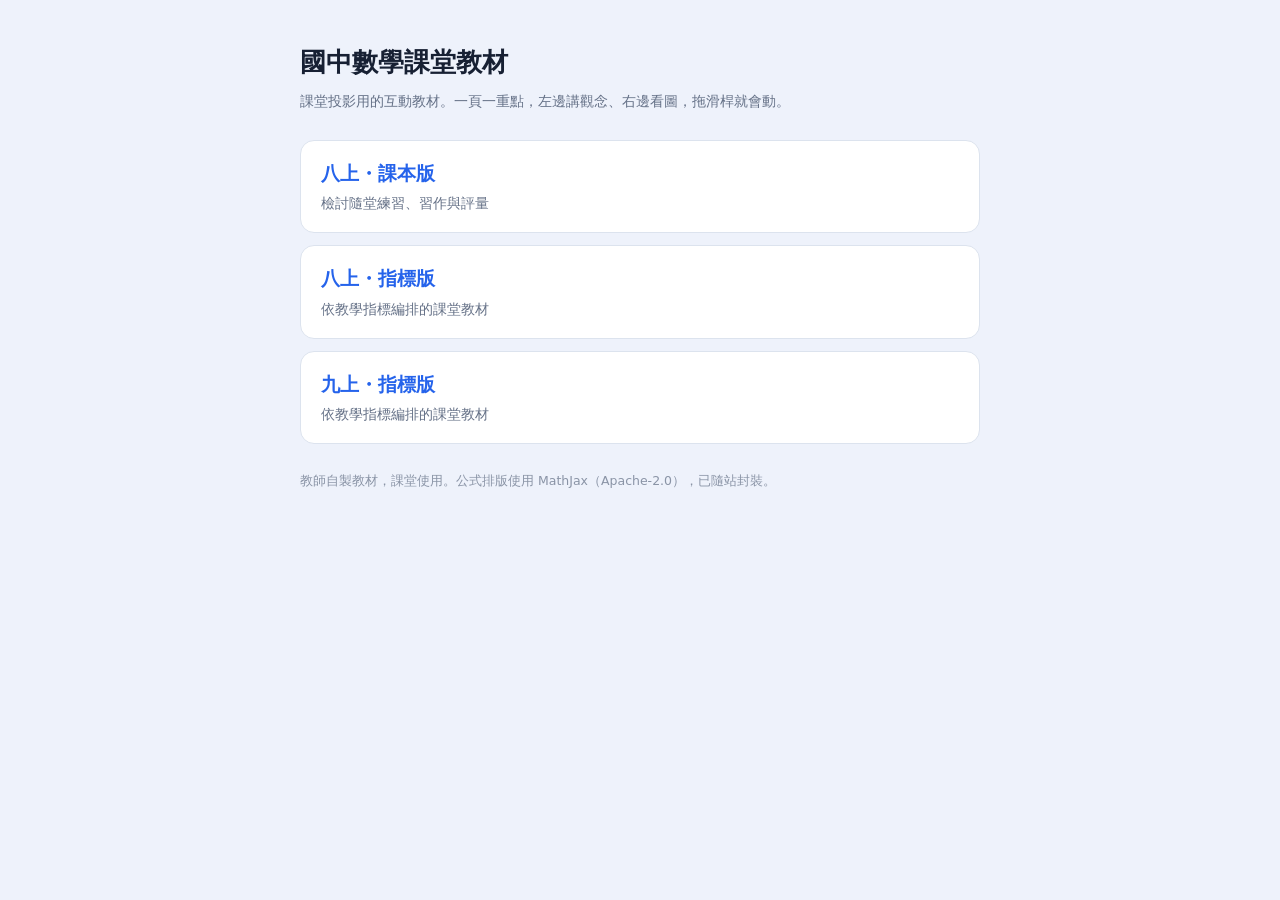
<file: index.html>
<!doctype html>
<html lang="zh-Hant"><head><meta charset="utf-8">
<meta name="viewport" content="width=device-width,initial-scale=1">
<meta name="robots" content="noindex,nofollow">
<meta name="googlebot" content="noindex,nofollow">
<title>國中數學課堂教材</title>
<style>
 :root{color-scheme:light}
 body{margin:0;padding:40px 20px;background:#eef2fb;font:16px/1.7 system-ui,"Noto Sans TC",sans-serif;color:#172033}
 .w{max-width:680px;margin:0 auto}
 h1{font-size:26px;margin:0 0 6px}
 p.sub{margin:0 0 26px;color:#657187;font-size:14px}
 .c{display:block;background:#fff;border:1.5px solid #dce3ee;border-radius:14px;
    padding:16px 20px;margin-bottom:12px;text-decoration:none;color:inherit}
 .c:hover{border-color:#2563eb}
 .c b{display:block;font-size:19px;color:#2563eb}
 .c span{font-size:13.5px;color:#657187}
 footer{margin-top:26px;font-size:12.5px;color:#8a94a6}
</style></head><body><div class="w">
 <h1>國中數學課堂教材</h1>
 <p class="sub">課堂投影用的互動教材。一頁一重點，左邊講觀念、右邊看圖，拖滑桿就會動。</p>
    <a class="c" href="math-8A-textbook/"><b>八上・課本版</b><span>檢討隨堂練習、習作與評量</span></a>
    <a class="c" href="math-8A-indicator/"><b>八上・指標版</b><span>依教學指標編排的課堂教材</span></a>
    <a class="c" href="math-9A-indicator/"><b>九上・指標版</b><span>依教學指標編排的課堂教材</span></a>
 <footer>教師自製教材，課堂使用。公式排版使用 MathJax（Apache-2.0），已隨站封裝。</footer>
</div></body></html>
</file>
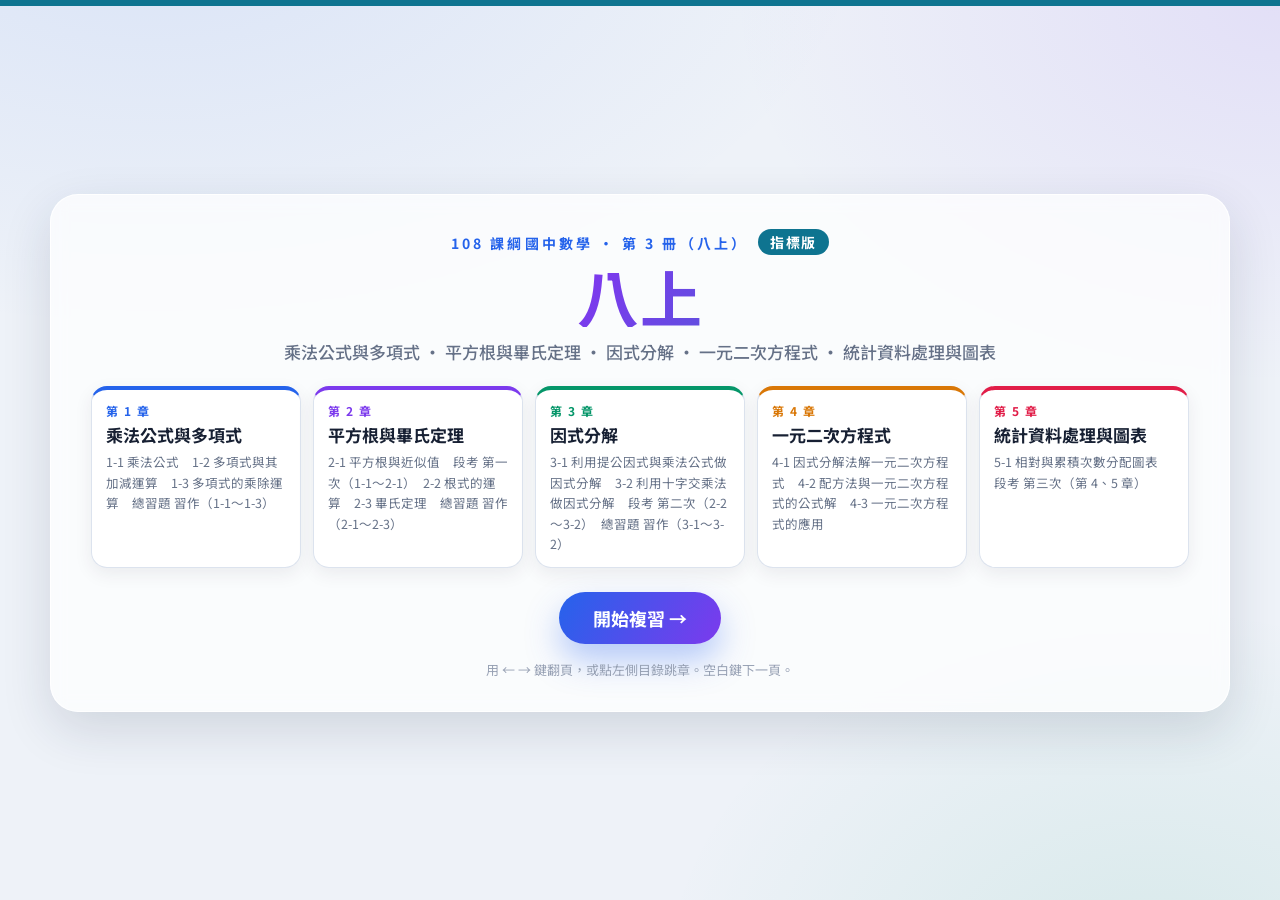
<file: math-8A-indicator/index.html>
<!DOCTYPE html>
<html lang="zh-TW">
<head>
<meta name="robots" content="noindex,nofollow">
<meta name="googlebot" content="noindex,nofollow">
  <meta charset="UTF-8" />
  <meta name="viewport" content="width=device-width, initial-scale=1.0" />
  <title>國中數學 八上</title>
  <meta name="description" content="國中數學 八上" />
  <link rel="stylesheet" href="style.css?v=20261118b" />
  <link rel="stylesheet" href="common.css?v=20261118b" />
  <link rel="stylesheet" href="deck-overrides.css?v=20261118b" />
  <script src="theme.js?v=20261118b"></script>
  <script>
    window.MathJax = {
      tex: {
        inlineMath: [['\\(', '\\)']], displayMath: [['$$', '$$']],
        /* \degree：上游 curated 用它寫角度（九上光第 1～3 章就 500 多處）。
           MathJax 沒有內建這個巨集，沒定義的話整份角度會排成**紅色的 `\degree` 原文**
           （2026-09-13 在 1-1 精熟1 的列表列上看到）。 */
        macros: { degree: '^\\circ' }
      },
      svg: { fontCache: 'global' },
      startup: { typeset: false }
    };
  </script>
  <!-- MathJax 改為隨站打包：教室電腦不一定有網路，CDN 掛掉整份公式就不會排版。
       來源 https://cdn.jsdelivr.net/npm/mathjax@3/es5/tex-svg.js（2026-09-13 取得）。 -->
  <script src="../vendor/tex-svg.js?v=20261118b" id="MathJax-script" async></script>
</head>
<body>
  <!-- 封面 -->
  <section id="cover" class="cover">
    <div class="cover-inner">
      <p class="cover-eyebrow">108 課綱國中數學 · 第 3 冊（八上）</p>
      <h1 class="cover-title">八上</h1>
      <p class="cover-sub">乘法公式與多項式 · 平方根與畢氏定理 · 因式分解 · 一元二次方程式 · 統計資料處理與圖表</p>
      <div class="cover-chapters" id="coverChapters"></div>
      <button class="cover-start" id="startBtn">開始複習 →</button>
      <p class="cover-hint">用 ← → 鍵翻頁，或點左側目錄跳章。空白鍵下一頁。</p>
    </div>
  </section>

  <!-- 主體 -->
  <div id="app" class="app hidden">
    <!-- 頂部列 -->
    <header class="topbar">
      <button class="home-btn" id="homeBtn" title="回封面">✦ 八上</button>
      <div class="crumb" id="crumb"></div>
      <div class="top-actions">
        <button class="ghost-btn" id="tocToggle" title="目錄">☰ 目錄</button>
      </div>
    </header>

    <div class="body">
      <!-- 目錄側欄 -->
      <aside class="toc" id="toc"></aside>

      <!-- 舞台 -->
      <main class="stage">
        <div class="slide" id="slide"></div>

        <!-- 底部控制列 -->
        <div class="controlbar">
          <button class="nav-btn" id="prevBtn">‹ 上一頁</button>
          <div class="progress">
            <div class="progress-track"><div class="progress-fill" id="progressFill"></div></div>
            <span class="progress-text" id="progressText">1 / 1</span>
          </div>
          <button class="nav-btn" id="nextBtn">下一頁 ›</button>
        </div>
      </main>
    </div>

    <!-- 授課教具：畫筆畫布、雷射點、浮動工具列 -->
    <canvas id="penCanvas" class="pen-canvas"></canvas>
    <div id="laserDot" class="laser-dot hidden"></div>
    <div id="dock" class="dock">
      <button class="dbtn" id="dkSidebar" title="收合／展開側欄">
        <svg viewBox="0 0 24 24" fill="none" stroke="currentColor" stroke-width="2"><rect x="3" y="4" width="18" height="16" rx="2"/><line x1="9" y1="4" x2="9" y2="20"/></svg>
      </button>
      <button class="dbtn" id="dkPrev" title="上一頁 (←)">
        <svg viewBox="0 0 24 24" fill="none" stroke="currentColor" stroke-width="2.5" stroke-linecap="round" stroke-linejoin="round"><polyline points="15 5 8 12 15 19"/></svg>
      </button>
      <button class="dbtn" id="dkNext" title="下一頁 (→)">
        <svg viewBox="0 0 24 24" fill="none" stroke="currentColor" stroke-width="2.5" stroke-linecap="round" stroke-linejoin="round"><polyline points="9 5 16 12 9 19"/></svg>
      </button>
      <div class="dsep"></div>
      <button class="dbtn" id="dkLaser" title="雷射筆">
        <svg viewBox="0 0 24 24" fill="none" stroke="currentColor" stroke-width="2"><circle cx="12" cy="12" r="7"/><circle cx="12" cy="12" r="2.5" fill="currentColor" stroke="none"/></svg>
      </button>
      <button class="dbtn" id="dkPen" title="畫筆">
        <svg viewBox="0 0 24 24" fill="none" stroke="currentColor" stroke-width="2" stroke-linecap="round" stroke-linejoin="round"><path d="M12 20h9"/><path d="M16.5 3.5a2.12 2.12 0 0 1 3 3L7 19l-4 1 1-4Z"/></svg>
      </button>
      <div class="dcolors hidden" id="dkColors">
        <button class="dcolor active" data-c="#e11d48" style="--sc:#e11d48" title="紅"></button>
        <button class="dcolor" data-c="#2563eb" style="--sc:#2563eb" title="藍"></button>
        <button class="dcolor" data-c="#059669" style="--sc:#059669" title="綠"></button>
        <button class="dcolor" data-c="#f59e0b" style="--sc:#f59e0b" title="黃"></button>
        <button class="dcolor" data-c="#111827" style="--sc:#111827" title="黑"></button>
        <button class="dbtn dhl" id="dkHl" title="螢光筆">
          <svg viewBox="0 0 24 24" fill="none" stroke="currentColor" stroke-width="2" stroke-linecap="round" stroke-linejoin="round"><path d="M9 11l-5 5v3h6l5-5"/><path d="M9 11l4-4 5 5-4 4z"/><line x1="13" y1="21" x2="21" y2="21" stroke="#eab308" stroke-width="3.5"/></svg>
        </button>
        <button class="dbtn derase" id="dkErase" title="橡皮擦">
          <svg viewBox="0 0 24 24" fill="none" stroke="currentColor" stroke-width="2" stroke-linecap="round" stroke-linejoin="round"><path d="M4 15l7-7 6 6-4 4H8z"/><line x1="4" y1="21" x2="20" y2="21"/></svg>
        </button>
      </div>
      <button class="dbtn" id="dkClear" title="清除筆跡">
        <svg viewBox="0 0 24 24" fill="none" stroke="currentColor" stroke-width="2" stroke-linecap="round" stroke-linejoin="round"><polyline points="3 6 21 6"/><path d="M8 6V4h8v2"/><path d="M6 6l1 14h10l1-14"/></svg>
      </button>
      <button class="dbtn" id="dkBoard" title="計算紙（空白白板，關閉後不保留）">
        <svg viewBox="0 0 24 24" fill="none" stroke="currentColor" stroke-width="2" stroke-linecap="round" stroke-linejoin="round"><rect x="3" y="4" width="18" height="12" rx="1.5"/><line x1="12" y1="16" x2="8" y2="21"/><line x1="12" y1="16" x2="16" y2="21"/><path d="M7 11c1.5-2 2.5-2 3.5 0s2 2 3.5 0"/></svg>
      </button>
      <div class="dsep"></div>
      <button class="dbtn" id="dkText" title="字級（右欄的題目與文字）">
        <svg viewBox="0 0 24 24" fill="none" stroke="currentColor" stroke-width="2" stroke-linecap="round" stroke-linejoin="round"><path d="M2.5 19L8 5h1l5.5 14"/><line x1="4.6" y1="14" x2="12.4" y2="14"/><path d="M15 19l3.5-8 3.5 8"/><line x1="16.2" y1="16.4" x2="20.8" y2="16.4"/></svg>
      </button>
      <button class="dbtn" id="dkFull" title="全螢幕">
        <svg viewBox="0 0 24 24" fill="none" stroke="currentColor" stroke-width="2" stroke-linecap="round" stroke-linejoin="round"><path d="M4 9V4h5M20 9V4h-5M4 15v5h5M20 15v5h-5"/></svg>
      </button>
    </div>
  </div>

  <script src="svg.js?v=20261118b"></script>
  <!-- 逐題詳解：由 scripts/extract_solutions.py 從 ocho 產生，不要手改 -->
  <script src="solutions.js?v=20261118b"></script>
  <!-- 習作／隨堂練習帶圖的題：圖由 scripts/extract_figures.mjs 從 ocho 轉出 -->
  <script src="figures.js?v=20261118b"></script>
  <script>
    /* 練習／檢討元件（practice.js，與八上-課本版共用同一份檔）的站別設定：
       子題列＋藏起來的答案欄、整題一畫面、放大層自己試寬度。accent 由各章 chN.js 以章色覆寫。 */
    window.PRACTICE_CONFIG = {
      site: 'indicator', list: 'item', detail: 'single', zoomFit: 'trial', fitFloor: 0.62,
      theme: { ink: '#172033', grey: '#8a94a6', grn: '#059669', accent: '#2563eb',
               border: '#dce3ee', sub: '#657187', back: '#c3cddd', hover: '#f2f6ff' },
      font: { tag: '11px', tex: '13.5px', text: '13px', ans: '12.5px', go: '16px' },
      srcColors: {}
    };
  </script>
  <!-- 練習頁元件：與八上-課本版逐位元組相同的共用檔 -->
  <script src="answer-key.js?v=20261118b"></script>
  <script src="practice.js?v=20261118b"></script>
  <script src="ch1.js?v=20261118b"></script>
  <script src="ch2.js?v=20261118b"></script>
  <script src="ch3.js?v=20261118b"></script>
  <script src="ch4.js?v=20261118b"></script>
  <script src="ch5.js?v=20261118b"></script>
  <script src="engine.js?v=20261118b"></script>
  <script>
    /* 目錄第三層：節之內依類別折疊（Roger 2026-09-24：「指標版的習作也加上折疊」）。
       規則由 toc-sections.js 讀（三站同一份），依序比對標題、第一個命中的算數。
       指標版的習作一律收在節末（2026-09-23 定案），對答案頁與 1-2 的精熟思路頁也接在後面，所以歸同一類；
       講解頁與穿插在講解之間的隨堂練習都沒命中，歸「講解與隨堂」。 */
    window.TOC_GROUPS = [
      // 段考節的核心概念重點卷（2026-10-13）排第一：「對答案｜核心概念重點卷」才不會被下一條的「對答案」吃進習作
      ['核心概念重點卷', '核心概念重點卷'],
      ['段考卷', '段考卷'],   // 學校的第一次段考卷（2026-10-16，資料鍵 校段1）；同理要排在「習作|對答案」之前
      ['補充：平面坐標', '補充｜'],   // 2-3 的平面坐標補充三頁（2026-11-18）
      ['習作', '習作|對答案|思路'],
    ];
    window.TOC_GROUP_REST = '講解與隨堂';
  </script>
  <script src="toc-sections.js?v=20261118b"></script>
  <script src="zoom-mixed.js?v=20261118b"></script>
  <script src="zoom-pan.js?v=20261118b"></script>
  <script src="board.js?v=20261118b"></script>
  <script src="highlighter.js?v=20261118b"></script>
  <script src="text-scale.js?v=20261118b"></script>
  <script src="dock-tips.js?v=20261118b"></script>
  <script src="mathjax-catchup.js?v=20261118b"></script>
</body>
</html>
</file>
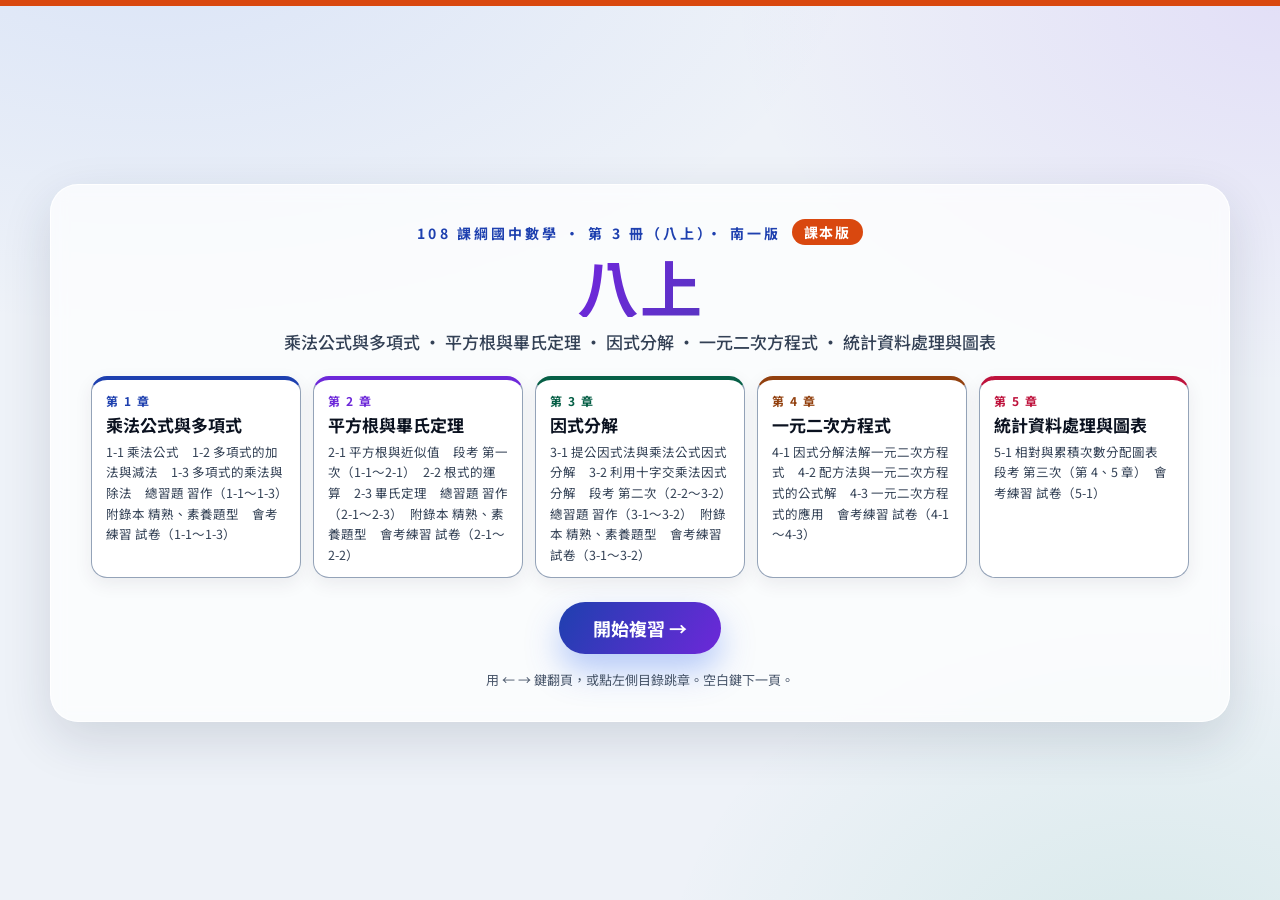
<file: math-8A-textbook/index.html>
<!DOCTYPE html>
<html lang="zh-TW">
<head>
<meta name="robots" content="noindex,nofollow">
<meta name="googlebot" content="noindex,nofollow">
  <meta charset="UTF-8" />
  <meta name="viewport" content="width=device-width, initial-scale=1.0" />
  <title>國中數學 八上 互動教學</title>
  <meta name="description" content="光明國中八上數學課堂投影用互動教材" />
  <link rel="stylesheet" href="style.css?v=20261126" />
  <link rel="stylesheet" href="common.css?v=20261126" />
  <link rel="stylesheet" href="deck-overrides.css?v=20261126" />
  <script src="theme.js?v=20261126"></script>
  <script>
    /* 課本版與共通對照表不同的格子：卡片框線用深一階（9/23 的投影標準，框線 2.5:1 以上） */
    Object.assign(window.DECK_THEME.colors, { '#dce3ee': '#a0927c' });
  </script>
  <script>
    window.MathJax = {
      tex: {
        inlineMath: [['\\(', '\\)']], displayMath: [['$$', '$$']],
        /* \degree：上游 curated 用它寫角度（九上光第 1～3 章就 500 多處）。
           MathJax 沒有內建這個巨集，沒定義的話整份角度會排成**紅色的 `\degree` 原文**
           （2026-09-13 在 1-1 精熟1 的列表列上看到）。 */
        macros: { degree: '^\\circ' }
      },
      svg: { fontCache: 'global' },
      startup: { typeset: false }
    };
  </script>
  <!-- MathJax 改為隨站打包：教室電腦不一定有網路，CDN 掛掉整份公式就不會排版。
       來源 https://cdn.jsdelivr.net/npm/mathjax@3/es5/tex-svg.js（2026-09-12 取得，與指標版同一份）。 -->
  <script src="../vendor/tex-svg.js?v=20261126" id="MathJax-script" async></script>
</head>
<body>
  <!-- 封面 -->
  <section id="cover" class="cover">
    <div class="cover-inner">
      <p class="cover-eyebrow">108 課綱國中數學 · 第 3 冊（八上）· 南一版</p>
      <h1 class="cover-title">八上</h1>
      <p class="cover-sub">乘法公式與多項式 · 平方根與畢氏定理 · 因式分解 · 一元二次方程式 · 統計資料處理與圖表</p>
      <div class="cover-chapters" id="coverChapters"></div>
      <button class="cover-start" id="startBtn">開始複習 →</button>
      <p class="cover-hint">用 ← → 鍵翻頁，或點左側目錄跳章。空白鍵下一頁。</p>
    </div>
  </section>

  <!-- 主體 -->
  <div id="app" class="app hidden">
    <!-- 頂部列 -->
    <header class="topbar">
      <button class="home-btn" id="homeBtn" title="回封面">✦ 八上</button>
      <div class="crumb" id="crumb"></div>
      <div class="top-actions">
        <button class="ghost-btn" id="tocToggle" title="目錄">☰ 目錄</button>
      </div>
    </header>

    <div class="body">
      <!-- 目錄側欄 -->
      <aside class="toc" id="toc"></aside>

      <!-- 舞台 -->
      <main class="stage">
        <div class="slide" id="slide"></div>

        <!-- 底部控制列 -->
        <div class="controlbar">
          <button class="nav-btn" id="prevBtn">‹ 上一頁</button>
          <div class="progress">
            <div class="progress-track"><div class="progress-fill" id="progressFill"></div></div>
            <span class="progress-text" id="progressText">1 / 1</span>
          </div>
          <button class="nav-btn" id="nextBtn">下一頁 ›</button>
        </div>
      </main>
    </div>

    <!-- 授課教具：畫筆畫布、雷射點、浮動工具列 -->
    <canvas id="penCanvas" class="pen-canvas"></canvas>
    <div id="laserDot" class="laser-dot hidden"></div>
    <div id="dock" class="dock">
      <button class="dbtn" id="dkSidebar" title="收合／展開側欄">
        <svg viewBox="0 0 24 24" fill="none" stroke="currentColor" stroke-width="2"><rect x="3" y="4" width="18" height="16" rx="2"/><line x1="9" y1="4" x2="9" y2="20"/></svg>
      </button>
      <button class="dbtn" id="dkPrev" title="上一頁 (←)">
        <svg viewBox="0 0 24 24" fill="none" stroke="currentColor" stroke-width="2.5" stroke-linecap="round" stroke-linejoin="round"><polyline points="15 5 8 12 15 19"/></svg>
      </button>
      <button class="dbtn" id="dkNext" title="下一頁 (→)">
        <svg viewBox="0 0 24 24" fill="none" stroke="currentColor" stroke-width="2.5" stroke-linecap="round" stroke-linejoin="round"><polyline points="9 5 16 12 9 19"/></svg>
      </button>
      <div class="dsep"></div>
      <button class="dbtn" id="dkLaser" title="雷射筆">
        <svg viewBox="0 0 24 24" fill="none" stroke="currentColor" stroke-width="2"><circle cx="12" cy="12" r="7"/><circle cx="12" cy="12" r="2.5" fill="currentColor" stroke="none"/></svg>
      </button>
      <button class="dbtn" id="dkPen" title="畫筆">
        <svg viewBox="0 0 24 24" fill="none" stroke="currentColor" stroke-width="2" stroke-linecap="round" stroke-linejoin="round"><path d="M12 20h9"/><path d="M16.5 3.5a2.12 2.12 0 0 1 3 3L7 19l-4 1 1-4Z"/></svg>
      </button>
      <div class="dcolors hidden" id="dkColors">
        <button class="dcolor active" data-c="#e11d48" style="--sc:#e11d48" title="紅"></button>
        <button class="dcolor" data-c="#2563eb" style="--sc:#2563eb" title="藍"></button>
        <button class="dcolor" data-c="#059669" style="--sc:#059669" title="綠"></button>
        <button class="dcolor" data-c="#f59e0b" style="--sc:#f59e0b" title="黃"></button>
        <button class="dcolor" data-c="#111827" style="--sc:#111827" title="黑"></button>
        <button class="dbtn dhl" id="dkHl" title="螢光筆">
          <svg viewBox="0 0 24 24" fill="none" stroke="currentColor" stroke-width="2" stroke-linecap="round" stroke-linejoin="round"><path d="M9 11l-5 5v3h6l5-5"/><path d="M9 11l4-4 5 5-4 4z"/><line x1="13" y1="21" x2="21" y2="21" stroke="#eab308" stroke-width="3.5"/></svg>
        </button>
        <button class="dbtn derase" id="dkErase" title="橡皮擦">
          <svg viewBox="0 0 24 24" fill="none" stroke="currentColor" stroke-width="2" stroke-linecap="round" stroke-linejoin="round"><path d="M4 15l7-7 6 6-4 4H8z"/><line x1="4" y1="21" x2="20" y2="21"/></svg>
        </button>
      </div>
      <button class="dbtn" id="dkClear" title="清除筆跡">
        <svg viewBox="0 0 24 24" fill="none" stroke="currentColor" stroke-width="2" stroke-linecap="round" stroke-linejoin="round"><polyline points="3 6 21 6"/><path d="M8 6V4h8v2"/><path d="M6 6l1 14h10l1-14"/></svg>
      </button>
      <button class="dbtn" id="dkBoard" title="計算紙（空白白板，關閉後不保留）">
        <svg viewBox="0 0 24 24" fill="none" stroke="currentColor" stroke-width="2" stroke-linecap="round" stroke-linejoin="round"><rect x="3" y="4" width="18" height="12" rx="1.5"/><line x1="12" y1="16" x2="8" y2="21"/><line x1="12" y1="16" x2="16" y2="21"/><path d="M7 11c1.5-2 2.5-2 3.5 0s2 2 3.5 0"/></svg>
      </button>
      <div class="dsep"></div>
      <button class="dbtn" id="dkText" title="字級（右欄的題目與文字）">
        <svg viewBox="0 0 24 24" fill="none" stroke="currentColor" stroke-width="2" stroke-linecap="round" stroke-linejoin="round"><path d="M2.5 19L8 5h1l5.5 14"/><line x1="4.6" y1="14" x2="12.4" y2="14"/><path d="M15 19l3.5-8 3.5 8"/><line x1="16.2" y1="16.4" x2="20.8" y2="16.4"/></svg>
      </button>
      <button class="dbtn" id="dkFull" title="全螢幕">
        <svg viewBox="0 0 24 24" fill="none" stroke="currentColor" stroke-width="2" stroke-linecap="round" stroke-linejoin="round"><path d="M4 9V4h5M20 9V4h-5M4 15v5h5M20 15v5h-5"/></svg>
      </button>
    </div>
  </div>

  <script src="svg.js?v=20261126"></script>
  <!-- 檢討頁的資料與元件（本站自有；自我評量只有這一站用） -->
  <script src="solutions.js?v=20261126"></script>
  <script src="figures.js?v=20261126"></script>
  <script>
    /* 練習／檢討元件（practice.js，與八上-指標版共用同一份檔）的站別設定：題層級列、一段一畫面、大字級。 */
    window.PRACTICE_CONFIG = {
      site: 'textbook', list: 'question', detail: 'segments', zoomFit: 'none', fitFloor: 0.6,
      theme: { ink: '#0b1220', grey: '#475569', grn: '#065f46', accent: '#1e40af',
               border: '#94a3b8', sub: '#334155', back: '#94a3b8', hover: '#f2f6ff' },
      font: { tag: '15px', q: '18px', go: '20px' },
      srcColors: { '課本・隨堂練習': '#1e40af', '習作・基礎練習': '#92400e', '課本・自我評量': '#6d28d9' }
    };
    /* 暖色主題：卡片標頭依來源分色（陶土＝課本、赭＝習作、橄欖＝附錄本、梅＝自我評量、石板＝試卷），
       白字對標頭 5.7～8.9:1；文字對米白底 7:1 上下（同 9/23 的投影標準，色號與對比見 deck-overrides.css 暖色主題那段） */
    if (window.DECK_THEME.current === 'warm') Object.assign(window.PRACTICE_CONFIG, {
      theme: { ink: '#1f1c17', grey: '#45403a', grn: '#285a30', accent: '#8a3b1e',
               border: '#a0927c', sub: '#45403a', back: '#a0927c', hover: '#f7efe6' },
      srcColors: { '課本・隨堂練習': '#93452a', '課本・延伸演練': '#93452a', '課本・自我評量': '#5a3d78',
                   '習作・基礎練習': '#6b5512', '習作・附錄本': '#3d5a26', '習作・附錄本（素養題型）': '#3d5a26',
                   '習作・附錄本（精熟題型）': '#3d5a26', '試卷・課堂評量': '#3f5368', '試卷・平時練習卷': '#3f5368',
                   '試卷・段考課習基礎卷': '#3f5368', '試卷・段考課習類題卷': '#3f5368', '試卷・核心概念重點卷': '#3f5368',
                   '試卷・會考試題練習卷': '#3f5368', '試卷・段考卷': '#3f5368', '試卷・小考卷': '#3f5368',
                   '試卷・補充題': '#3f5368' }
    });
  </script>
  <script src="answer-key.js?v=20261126"></script>
  <script src="practice.js?v=20261126"></script>
  <script src="ch1.js?v=20261126"></script>
  <script src="ch2.js?v=20261126"></script>
  <script src="ch3.js?v=20261126"></script>
  <script src="ch4.js?v=20261126"></script>
  <script src="ch5.js?v=20261126"></script>
  <script src="engine.js?v=20261126"></script>
  <script>
    /* 目錄第三層：節之內依類別折疊（Roger 2026-09-23）。規則由 toc-sections.js 讀，
       依序比對標題、第一個命中的算數；都沒命中的是講解頁。
       「延伸演練」只有 1-3 一頁，併進課本隨堂，免得多一個只有一頁的類別。
       ⚠ 附錄本要排在習作前面比對（「習作附錄本」同時含「習作」）；
       精熟思路頁（「精熟 1 思路 2」）屬於習作。 */
    window.TOC_GROUPS = [
      // 段考節開頭兩頁「習作交付狀態」「第一章總習題檢討」（2026-10-13）自成一類；標題含「習作」，要排在最前面，才不會被最後一條「習作」吃掉
      // ⚠ 比對的是「節名＋標題」：總習題節的「總習題」＋「檢討｜習作總習題…」也會拼出「總習題檢討」，所以要帶「第N章」（2026-10-14）
      ['交付與批改', '交付狀態|第.章總習題檢討'],
      // 「段考」節（2-1 之後）一張卷一類；排在最前面，「課堂評量卷 5」才不會被下面的「課堂評量」吃掉
      ['段考卷', '段考卷'],   // 學校的第一次段考卷（2026-10-16，資料鍵 校段1）
      ['小考卷', '小考卷'],   // 2-2 小考卷（2026-10-28，資料鍵 小考1）
      ['小考', '小考｜|對答案｜小考（'],   // 3-2 投影用小考（2026-11-19，題目是 Roger 手寫卷、不經 ocho）
      ['核心概念重點卷', '颱風暴風圈|正方形拼圖面積'],   // 2-3 補充題颱風暴風圈（2026-11-25，資料鍵 補充4）與第二個補充題正方形拼圖面積（2026-11-26，習作第 2 章總填7）夾在第二次段考核心卷 ④⑤ 之間，併進核心卷那組才不會把它拆成兩段；要排在「補充題」之前
      ['補充題', '補充題'],   // 2-2 根式十二題、3-2 因式分解十題（2026-11-25，資料鍵 補充2、補充3，Roger 手寫講義）
      ['課習基礎卷', '課習基礎卷'],
      ['課習類題卷', '課習類題卷'],
      ['課堂評量卷 5', '課堂評量卷 5'],
      ['核心概念重點卷', '核心概念重點卷'],
      ['會考試題練習卷', '會考試題練習卷'],   // 第 1～5 章章末「會考練習」節（2026-10-08）
      ['公式與算算看', '公式｜|算算看'],   // 2-3 兩個公式＋算算看（2026-11-05；Roger 用來加平時成績，畫面不提）；「對答案｜算算看」也歸這類
      ['課本隨堂', '課本隨堂|延伸演練'],
      ['習作附錄本', '附錄本'],
      ['課堂評量', '課堂評量'],
      ['平時練習卷', '平時練習'],
      ['自我評量', '自我評量|錯誤診療'],
      ['習作', '習作|思路'],
    ];
    window.TOC_GROUP_REST = '講解';
  </script>
  <script src="toc-sections.js?v=20261126"></script>
  <script src="zoom-mixed.js?v=20261126"></script>
  <script src="zoom-pan.js?v=20261126"></script>
  <script src="board.js?v=20261126"></script>
  <script src="highlighter.js?v=20261126"></script>
  <script src="text-scale.js?v=20261126"></script>
  <script src="dock-tips.js?v=20261126"></script>
  <script src="mathjax-catchup.js?v=20261126"></script>
</body>
</html>
</file>
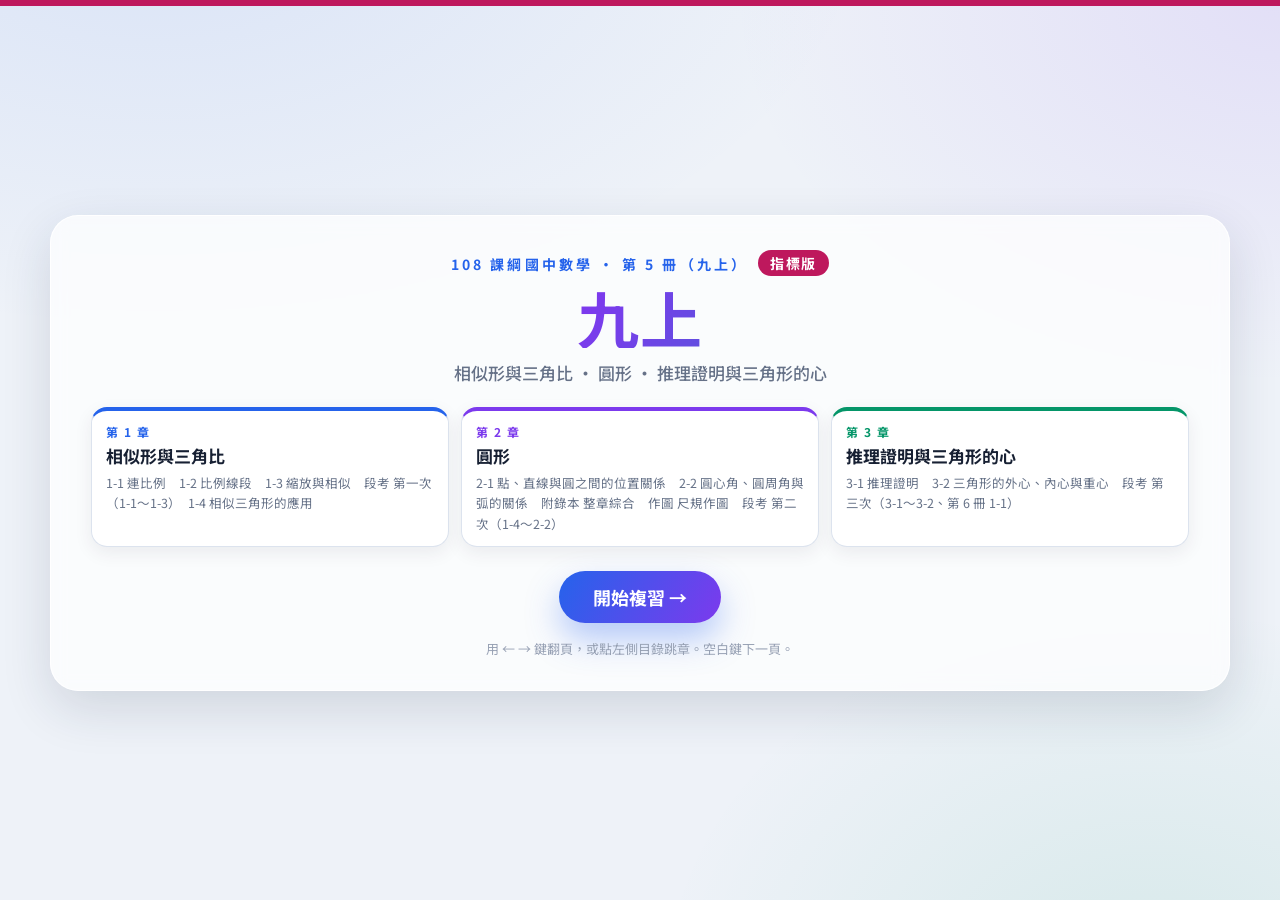
<file: math-9A-indicator/index.html>
<!DOCTYPE html>
<html lang="zh-TW">
<head>
<meta name="robots" content="noindex,nofollow">
<meta name="googlebot" content="noindex,nofollow">
  <meta charset="UTF-8" />
  <meta name="viewport" content="width=device-width, initial-scale=1.0" />
  <title>國中數學 九上</title>
  <meta name="description" content="國中數學 九上" />
  <link rel="stylesheet" href="style.css?v=20261124b" />
  <link rel="stylesheet" href="common.css?v=20261124b" />
  <link rel="stylesheet" href="deck-overrides.css?v=20261124b" />
  <script src="theme.js?v=20261124b"></script>
  <script>
    /* 九上與共通對照表不同的格子：practice.js 寫死的版本色（洋紅）跟著加深 */
    Object.assign(window.DECK_THEME.colors, { '#be185d': '#a3204f', '#fff0f5': '#f7e8ee' });
  </script>
  <script>
    window.MathJax = {
      tex: {
        inlineMath: [['\\(', '\\)']], displayMath: [['$$', '$$']],
        /* \degree：上游 curated 用它寫角度（九上光第 1～3 章就 500 多處）。
           MathJax 沒有內建這個巨集，沒定義的話整份角度會排成**紅色的 `\degree` 原文**
           （2026-09-13 在 1-1 精熟1 的列表列上看到）。
           \overarc：同一類問題，上游 curated 用它寫弧（本站 186 處，全在第 2 章）。
           2026-09-22 做 2-2 的頁面時才暴露出來——**在那之前沒有任何頁面引用第 2 章的題目**，
           所以這個缺陷一直躺在 `solutions.js` 裡沒人看見。
           ⚠ 新增站別或新章節引用上游題目時，**先掃一次有沒有沒定義的巨集**
           （`scripts/check_tex.py` 2026-09-22 起會檢查）。 */
        macros: {
          degree: '^\\circ',
          overarc: ['\\overset{\\frown}{#1}', 1],
          /* \parallelogram：同樣是上游 curated 用、MathJax 沒有的巨集（本站 3 處，1-3 與 1-4 的精熟題）。
             ⚠ **不要用 `\unicode{x25B1}`**：那會觸發 MathJax 的 autoload 去抓套件，
             而本專案是離線打包的（`vendor/tex-svg.js`），實測直接拋 `MathJax retry`。
             `\text{▱}` 用的是已載入的 text 模式，離線可用，而且字形出得來（2026-09-22 實測）。 */
          parallelogram: '{\\text{▱}}'
        }
      },
      svg: { fontCache: 'global' },
      startup: { typeset: false }
    };
  </script>
  <!-- MathJax 改為隨站打包：教室電腦不一定有網路，CDN 掛掉整份公式就不會排版。
       來源 https://cdn.jsdelivr.net/npm/mathjax@3/es5/tex-svg.js（2026-09-13 取得）。 -->
  <script src="../vendor/tex-svg.js?v=20261124b" id="MathJax-script" async></script>
</head>
<body>
  <!-- 封面 -->
  <section id="cover" class="cover">
    <div class="cover-inner">
      <p class="cover-eyebrow">108 課綱國中數學 · 第 5 冊（九上）</p>
      <h1 class="cover-title">九上</h1>
      <p class="cover-sub">相似形與三角比 · 圓形 · 推理證明與三角形的心</p>
      <div class="cover-chapters" id="coverChapters"></div>
      <button class="cover-start" id="startBtn">開始複習 →</button>
      <p class="cover-hint">用 ← → 鍵翻頁，或點左側目錄跳章。空白鍵下一頁。</p>
    </div>
  </section>

  <!-- 主體 -->
  <div id="app" class="app hidden">
    <!-- 頂部列 -->
    <header class="topbar">
      <button class="home-btn" id="homeBtn" title="回封面">✦ 九上</button>
      <div class="crumb" id="crumb"></div>
      <div class="top-actions">
        <button class="ghost-btn" id="tocToggle" title="目錄">☰ 目錄</button>
      </div>
    </header>

    <div class="body">
      <!-- 目錄側欄 -->
      <aside class="toc" id="toc"></aside>

      <!-- 舞台 -->
      <main class="stage">
        <div class="slide" id="slide"></div>

        <!-- 底部控制列 -->
        <div class="controlbar">
          <button class="nav-btn" id="prevBtn">‹ 上一頁</button>
          <div class="progress">
            <div class="progress-track"><div class="progress-fill" id="progressFill"></div></div>
            <span class="progress-text" id="progressText">1 / 1</span>
          </div>
          <button class="nav-btn" id="nextBtn">下一頁 ›</button>
        </div>
      </main>
    </div>

    <!-- 授課教具：畫筆畫布、雷射點、浮動工具列 -->
    <canvas id="penCanvas" class="pen-canvas"></canvas>
    <div id="laserDot" class="laser-dot hidden"></div>
    <div id="dock" class="dock">
      <button class="dbtn" id="dkSidebar" title="收合／展開側欄">
        <svg viewBox="0 0 24 24" fill="none" stroke="currentColor" stroke-width="2"><rect x="3" y="4" width="18" height="16" rx="2"/><line x1="9" y1="4" x2="9" y2="20"/></svg>
      </button>
      <button class="dbtn" id="dkPrev" title="上一頁 (←)">
        <svg viewBox="0 0 24 24" fill="none" stroke="currentColor" stroke-width="2.5" stroke-linecap="round" stroke-linejoin="round"><polyline points="15 5 8 12 15 19"/></svg>
      </button>
      <button class="dbtn" id="dkNext" title="下一頁 (→)">
        <svg viewBox="0 0 24 24" fill="none" stroke="currentColor" stroke-width="2.5" stroke-linecap="round" stroke-linejoin="round"><polyline points="9 5 16 12 9 19"/></svg>
      </button>
      <div class="dsep"></div>
      <button class="dbtn" id="dkLaser" title="雷射筆">
        <svg viewBox="0 0 24 24" fill="none" stroke="currentColor" stroke-width="2"><circle cx="12" cy="12" r="7"/><circle cx="12" cy="12" r="2.5" fill="currentColor" stroke="none"/></svg>
      </button>
      <button class="dbtn" id="dkPen" title="畫筆">
        <svg viewBox="0 0 24 24" fill="none" stroke="currentColor" stroke-width="2" stroke-linecap="round" stroke-linejoin="round"><path d="M12 20h9"/><path d="M16.5 3.5a2.12 2.12 0 0 1 3 3L7 19l-4 1 1-4Z"/></svg>
      </button>
      <div class="dcolors hidden" id="dkColors">
        <button class="dcolor active" data-c="#e11d48" style="--sc:#e11d48" title="紅"></button>
        <button class="dcolor" data-c="#2563eb" style="--sc:#2563eb" title="藍"></button>
        <button class="dcolor" data-c="#059669" style="--sc:#059669" title="綠"></button>
        <button class="dcolor" data-c="#f59e0b" style="--sc:#f59e0b" title="黃"></button>
        <button class="dcolor" data-c="#111827" style="--sc:#111827" title="黑"></button>
        <button class="dbtn dhl" id="dkHl" title="螢光筆">
          <svg viewBox="0 0 24 24" fill="none" stroke="currentColor" stroke-width="2" stroke-linecap="round" stroke-linejoin="round"><path d="M9 11l-5 5v3h6l5-5"/><path d="M9 11l4-4 5 5-4 4z"/><line x1="13" y1="21" x2="21" y2="21" stroke="#eab308" stroke-width="3.5"/></svg>
        </button>
        <button class="dbtn derase" id="dkErase" title="橡皮擦">
          <svg viewBox="0 0 24 24" fill="none" stroke="currentColor" stroke-width="2" stroke-linecap="round" stroke-linejoin="round"><path d="M4 15l7-7 6 6-4 4H8z"/><line x1="4" y1="21" x2="20" y2="21"/></svg>
        </button>
      </div>
      <button class="dbtn" id="dkClear" title="清除筆跡">
        <svg viewBox="0 0 24 24" fill="none" stroke="currentColor" stroke-width="2" stroke-linecap="round" stroke-linejoin="round"><polyline points="3 6 21 6"/><path d="M8 6V4h8v2"/><path d="M6 6l1 14h10l1-14"/></svg>
      </button>
      <button class="dbtn" id="dkBoard" title="計算紙（空白白板，關閉後不保留）">
        <svg viewBox="0 0 24 24" fill="none" stroke="currentColor" stroke-width="2" stroke-linecap="round" stroke-linejoin="round"><rect x="3" y="4" width="18" height="12" rx="1.5"/><line x1="12" y1="16" x2="8" y2="21"/><line x1="12" y1="16" x2="16" y2="21"/><path d="M7 11c1.5-2 2.5-2 3.5 0s2 2 3.5 0"/></svg>
      </button>
      <div class="dsep"></div>
      <button class="dbtn" id="dkText" title="字級（右欄的題目與文字）">
        <svg viewBox="0 0 24 24" fill="none" stroke="currentColor" stroke-width="2" stroke-linecap="round" stroke-linejoin="round"><path d="M2.5 19L8 5h1l5.5 14"/><line x1="4.6" y1="14" x2="12.4" y2="14"/><path d="M15 19l3.5-8 3.5 8"/><line x1="16.2" y1="16.4" x2="20.8" y2="16.4"/></svg>
      </button>
      <button class="dbtn" id="dkFull" title="全螢幕">
        <svg viewBox="0 0 24 24" fill="none" stroke="currentColor" stroke-width="2" stroke-linecap="round" stroke-linejoin="round"><path d="M4 9V4h5M20 9V4h-5M4 15v5h5M20 15v5h-5"/></svg>
      </button>
    </div>
  </div>

  <script src="svg.js?v=20261124b"></script>
  <!-- 九上自有：figure renderer、逐題詳解資料、練習頁與詳解視圖。
       solutions.js 由 scripts/extract_solutions_nueve.py 從 nueve 產生，不要手改。 -->
  <script src="figures.js?v=20261124b"></script>
  <script src="solutions.js?v=20261124b"></script>
  <script src="answer-key.js?v=20261124b"></script>
  <script src="practice.js?v=20261124b"></script>
  <script src="ch1.js?v=20261124b"></script>
  <script src="ch2.js?v=20261124b"></script>
  <script src="ch3.js?v=20261124b"></script>
  <script src="engine.js?v=20261124b"></script>
  <script>
    /* 目錄第三層：節之內依類別折疊（Roger 2026-09-24：「九上也加上折疊」，比照八上-指標版）。
       規則由 toc-sections.js 讀（三站同一份）。九上的練習全在節末：課本隨堂 → 習作暖身 → 基礎 → 精熟 → 對答案；
       暖身、基礎、精熟、對答案歸「習作」，其餘（含課本隨堂練習）歸「講解與隨堂」。 */
    window.TOC_GROUPS = [
      // 第二次段考的核心概念學習單（2026-11-23）排第一：「對答案｜核心概念學習單」才不會被「對答案」那條吃進習作
      ['核心概念學習單', '核心概念學習單'],
      // 段考節的重點複習六頁（2026-10-13）排在段考卷之前，自成一類（段考即時通 2026-10-28 拿掉）
      ['重點複習', '重點複習'],
      // 學校的段考卷（2026-10-15）：同理排在「對答案」那條之前，「對答案｜段考卷」才不會被吃進習作
      ['段考卷', '段考卷'],
      // 習作附錄本（2026-11-24）同理排在習作前面：標題同時有「習作」與「附錄本」
      ['習作附錄本', '附錄本'],
      // 自我評量（2026-10-08）排在習作前面：「對答案｜課本自我評量」才不會被「對答案」吃進習作
      ['自我評量', '自我評量'],
      // 畢氏定理、根式化簡回顧：2026-11-01 在 1-4 時自成「回顧」一類；2026-11-05 搬到 2-1 開場之後，併回「講解與隨堂」，否則該節目錄會被切成兩段
      ['習作', '習作|對答案|暖身'],
    ];
    window.TOC_GROUP_REST = '講解與隨堂';
  </script>
  <script src="toc-sections.js?v=20261124b"></script>
  <script src="zoom-mixed.js?v=20261124b"></script>
  <script src="zoom-pan.js?v=20261124b"></script>
  <script src="board.js?v=20261124b"></script>
  <script src="highlighter.js?v=20261124b"></script>
  <script src="text-scale.js?v=20261124b"></script>
  <script src="dock-tips.js?v=20261124b"></script>
  <script src="mathjax-catchup.js?v=20261124b"></script>
</body>
</html>
</file>
<file: math-8A-indicator/style.css>
@import url('https://fonts.googleapis.com/css2?family=Noto+Sans+TC:wght@400;500;700;900&display=swap');

:root {
  --ink: #172033;
  --muted: #657187;
  --faint: #96a0b3;
  --line: #dce3ee;
  --paper: #eef2f8;
  --panel: #ffffff;
  --blue: #2563eb;
  --green: #059669;
  --amber: #d97706;
  --rose: #e11d48;
  --violet: #7c3aed;
  --teal: #0891b2;
  --shadow-sm: 0 6px 18px rgba(30, 42, 68, 0.08);
  --shadow: 0 18px 50px rgba(30, 42, 68, 0.14);
  --r: 18px;
  /* 各章主題色 */
  --c1: #2563eb;
  --c2: #7c3aed;
  --c3: #059669;
  --c4: #d97706;
}

* { box-sizing: border-box; }

html, body { height: 100%; }

body {
  margin: 0;
  color: var(--ink);
  font-family: "Noto Sans TC", system-ui, sans-serif;
  background:
    radial-gradient(1200px 700px at 12% -10%, rgba(37, 99, 235, 0.10), transparent 60%),
    radial-gradient(1000px 700px at 100% 0%, rgba(124, 58, 237, 0.10), transparent 55%),
    radial-gradient(900px 700px at 90% 110%, rgba(5, 150, 105, 0.10), transparent 55%),
    var(--paper);
  min-height: 100vh;
}

button { font: inherit; cursor: pointer; }
.hidden { display: none !important; }

/* ===================== 封面 ===================== */
.cover {
  min-height: 100vh;
  display: grid;
  place-items: center;
  padding: 40px 24px;
}
.cover-inner {
  max-width: 880px;
  width: 100%;
  text-align: center;
  background: rgba(255, 255, 255, 0.72);
  backdrop-filter: blur(8px);
  border: 1px solid rgba(255, 255, 255, 0.9);
  border-radius: 28px;
  box-shadow: var(--shadow);
  padding: 54px 46px 46px;
}
.cover-eyebrow {
  margin: 0 0 10px;
  color: var(--blue);
  font-weight: 900;
  letter-spacing: 0.22em;
  font-size: 14px;
}
.cover-title {
  margin: 0;
  font-size: clamp(44px, 8vw, 84px);
  font-weight: 900;
  line-height: 1;
  letter-spacing: 0.02em;
  background: linear-gradient(120deg, var(--blue), var(--violet) 45%, var(--teal));
  -webkit-background-clip: text;
  background-clip: text;
  color: transparent;
}
.cover-sub {
  margin: 18px 0 30px;
  color: var(--muted);
  font-size: clamp(15px, 2.2vw, 20px);
  font-weight: 500;
}
.cover-chapters {
  display: grid;
  grid-template-columns: repeat(auto-fit, minmax(170px, 1fr));
  gap: 14px;
  margin-bottom: 34px;
  text-align: left;
}
.cover-card {
  border-radius: 16px;
  padding: 16px 18px;
  background: var(--panel);
  border: 1px solid var(--line);
  box-shadow: var(--shadow-sm);
  border-top: 4px solid var(--ct);
}
.cover-card .cc-num {
  font-size: 12px;
  font-weight: 900;
  letter-spacing: 0.12em;
  color: var(--ct);
}
.cover-card .cc-title { font-size: 19px; font-weight: 900; margin: 4px 0 6px; }
.cover-card .cc-list { font-size: 13px; color: var(--muted); line-height: 1.7; }
.cover-start {
  border: none;
  color: #fff;
  background: linear-gradient(120deg, var(--blue), var(--violet));
  padding: 16px 40px;
  font-size: 19px;
  font-weight: 900;
  border-radius: 999px;
  box-shadow: 0 16px 34px rgba(37, 99, 235, 0.34);
  transition: transform 0.15s ease, box-shadow 0.15s ease;
}
.cover-start:hover { transform: translateY(-2px); box-shadow: 0 22px 40px rgba(37, 99, 235, 0.42); }
.cover-hint { margin: 22px 0 0; color: var(--faint); font-size: 13px; }

/* ===================== 主體版面 ===================== */
.app { height: 100vh; overflow: hidden; display: flex; flex-direction: column; }

.topbar {
  height: 62px;
  flex: none;
  display: flex;
  align-items: center;
  gap: 18px;
  padding: 0 22px;
  background: rgba(255, 255, 255, 0.85);
  backdrop-filter: blur(8px);
  border-bottom: 1px solid var(--line);
  position: sticky;
  top: 0;
  z-index: 20;
}
.home-btn {
  border: none;
  background: none;
  font-weight: 900;
  font-size: 17px;
  color: var(--ink);
  letter-spacing: 0.04em;
}
.crumb {
  flex: 1;
  color: var(--muted);
  font-weight: 700;
  font-size: 14px;
  overflow: hidden;
  text-overflow: ellipsis;
  white-space: nowrap;
}
.crumb b { color: var(--ink); }
.ghost-btn {
  border: 1px solid var(--line);
  background: var(--panel);
  border-radius: 10px;
  padding: 8px 14px;
  font-weight: 800;
  font-size: 14px;
  box-shadow: var(--shadow-sm);
}

.body { flex: 1; display: grid; grid-template-columns: 280px minmax(0, 1fr); min-height: 0; }

/* ------- 目錄 ------- */
.toc {
  border-right: 1px solid var(--line);
  background: rgba(255, 255, 255, 0.72);
  overflow-y: auto;
  padding: 14px 12px 40px;
}
.toc-chapter { margin-bottom: 6px; }
.toc-chead {
  display: flex;
  align-items: center;
  gap: 8px;
  padding: 9px 10px;
  font-weight: 900;
  font-size: 14px;
  color: var(--ct);
  border-radius: 10px;
  cursor: pointer;
  user-select: none;
}
.toc-chead:hover { background: rgba(37, 99, 235, 0.06); }
.toc-dot { width: 9px; height: 9px; border-radius: 50%; background: var(--ct); flex: none; }
.toc-items { display: none; padding-left: 8px; }
.toc-chapter.open .toc-items { display: block; }
.toc-item {
  display: block;
  width: 100%;
  text-align: left;
  border: none;
  background: none;
  border-left: 2px solid var(--line);
  padding: 7px 12px;
  font-size: 13px;
  color: var(--muted);
  line-height: 1.35;
}
.toc-item:hover { color: var(--ink); background: rgba(37, 99, 235, 0.05); }
.toc-item.active {
  color: var(--ct);
  font-weight: 800;
  border-left: 2px solid var(--ct);
  background: rgba(37, 99, 235, 0.08);
}
.toc-item .ti-sec { font-size: 11px; color: var(--faint); font-weight: 700; margin-right: 6px; }

/* ------- 舞台 ------- */
.stage { display: flex; flex-direction: column; min-height: 0; padding: 14px 24px 0; }

.slide {
  flex: 1;
  min-height: 0;
  display: grid;
  grid-template-columns: minmax(0, 0.92fr) minmax(0, 1.08fr);
  gap: 24px;
  background: var(--panel);
  border: 1px solid var(--line);
  border-radius: var(--r);
  box-shadow: var(--shadow);
  padding: 22px 30px;
  overflow: hidden;
  animation: slidein 0.32s ease;
}
@keyframes slidein {
  from { opacity: 0; transform: translateY(10px); }
  to { opacity: 1; transform: none; }
}

/* 章節分隔頁 */
.slide.divider {
  grid-template-columns: 1fr;
  place-items: center;
  text-align: center;
  background: linear-gradient(135deg, var(--ct), color-mix(in srgb, var(--ct) 62%, #111));
  color: #fff;
  border: none;
}
.divider .dv-num { font-size: 15px; font-weight: 900; letter-spacing: 0.3em; opacity: 0.85; }
.divider .dv-title { font-size: clamp(38px, 6vw, 66px); font-weight: 900; margin: 12px 0 18px; }
.divider .dv-list { display: flex; flex-wrap: wrap; gap: 10px; justify-content: center; max-width: 720px; }
.divider .dv-chip { background: rgba(255,255,255,0.18); border: 1px solid rgba(255,255,255,0.35); padding: 8px 16px; border-radius: 999px; font-weight: 700; font-size: 15px; }

/* 左：概念欄（改為不捲動，內容過高時由 JS 自動縮放） */
.slide-info { display: flex; flex-direction: column; min-height: 0; overflow: hidden; padding-right: 6px; }
.col-fit { display: flex; flex-direction: column; min-height: 100%; transform-origin: top center; }
.slide-info::-webkit-scrollbar, .toc::-webkit-scrollbar, .slide-visual::-webkit-scrollbar { width: 8px; }
.slide-info::-webkit-scrollbar-thumb, .toc::-webkit-scrollbar-thumb, .slide-visual::-webkit-scrollbar-thumb { background: #cfd7e6; border-radius: 8px; }

.badge {
  align-self: flex-start;
  display: inline-flex;
  align-items: center;
  gap: 8px;
  font-size: 12px;
  font-weight: 900;
  letter-spacing: 0.08em;
  color: #fff;
  background: var(--ct);
  padding: 5px 12px;
  border-radius: 999px;
  margin-bottom: 10px;
}
.slide-title { font-size: clamp(23px, 2.6vw, 32px); font-weight: 900; line-height: 1.18; margin: 0 0 10px; }

.formula {
  background: color-mix(in srgb, var(--ct) 8%, #fff);
  border: 1px solid color-mix(in srgb, var(--ct) 24%, #fff);
  border-radius: 12px;
  padding: 10px 14px;
  margin-bottom: 12px;
  overflow-x: auto;
}
.formula .formula-label { font-size: 12px; font-weight: 900; color: var(--ct); letter-spacing: 0.06em; margin-bottom: 4px; }

.points { list-style: none; margin: 0 0 16px; padding: 0; }
.points li {
  position: relative;
  padding: 4px 0 4px 26px;
  font-size: 15.5px;
  line-height: 1.55;
  color: #29344a;
}
.points li::before {
  content: "";
  position: absolute;
  left: 4px; top: 13px;
  width: 9px; height: 9px;
  border-radius: 3px;
  background: var(--ct);
  transform: rotate(45deg);
}
.points li b { color: var(--ct); }
.points .k { font-weight: 900; color: var(--ct); }

/* 範例 */
.example {
  margin-top: auto;
  border: 1px dashed color-mix(in srgb, var(--ct) 40%, var(--line));
  border-radius: 14px;
  padding: 12px 16px;
  background: color-mix(in srgb, var(--ct) 5%, #fff);
}
.ex-head { display: flex; align-items: center; gap: 8px; font-weight: 900; color: var(--ct); font-size: 14px; margin-bottom: 8px; }
.ex-head::before { content: "✎"; }
.ex-q { font-size: 15px; line-height: 1.6; color: var(--ink); }
.ex-toggle {
  margin-top: 12px;
  border: 1px solid var(--ct);
  color: var(--ct);
  background: #fff;
  border-radius: 999px;
  padding: 6px 16px;
  font-weight: 800;
  font-size: 13px;
}
.ex-toggle:hover { background: var(--ct); color: #fff; }
.ex-sol { margin-top: 12px; display: none; }
.ex-sol.show { display: block; animation: slidein 0.25s ease; }
.ex-sol ol { margin: 0; padding-left: 20px; }
.ex-sol li { font-size: 14.5px; line-height: 1.7; margin-bottom: 4px; }
.ex-ans {
  margin-top: 10px;
  font-weight: 900;
  color: #fff;
  background: var(--ct);
  display: inline-block;
  padding: 6px 16px;
  border-radius: 10px;
  font-size: 15px;
}

/* 右：視覺欄 */
.slide-visual {
  position: relative; /* 浮動互動面板（.ictrl）的定位基準 */
  display: flex;
  flex-direction: column;
  min-height: 0;
  overflow: hidden;
  background: linear-gradient(180deg, #fbfcfe, #f3f6fb);
  border: 1px solid var(--line);
  border-radius: 14px;
  padding: 20px;
}
.visual-host { flex: 1; display: flex; flex-direction: column; min-height: 0; width: 100%; overflow: hidden; transform-origin: center center; }
.visual-host > * { margin: auto; max-width: 100%; }
/* 繪圖用 SVG 撐滿欄寬並限高 */
.visual-host svg { width: 100%; height: auto; max-height: 100%; display: block; }
/* 但 MathJax 內嵌數學的 SVG 要保留原始尺寸，否則分數會被拉成滿寬而暴大 */
.visual-host mjx-container svg { width: auto !important; height: auto !important; max-height: none !important; display: inline-block; }
.visual-caption { margin-top: 12px; text-align: center; font-size: 13px; color: var(--muted); line-height: 1.55; }

/* 互動控制元件（通用） */
.ictrl { display: flex; flex-wrap: wrap; gap: 10px; align-items: center; justify-content: center; margin-top: 14px; }
.ictrl label { font-size: 13px; font-weight: 800; color: var(--muted); }
.ictrl input[type="range"] { width: 180px; accent-color: var(--ct); }
/* 寬螢幕：滑桿改為「圖下方一列」，不再浮動蓋住圖形 */
@media (min-width: 641px) {
  .ictrl {
    margin: 10px auto 0; max-width: 100%;
    flex-direction: row; flex-wrap: wrap; align-items: center; justify-content: center; gap: 6px 18px;
    padding: 8px 16px;
    background: rgba(255, 255, 255, 0.92);
    border: 1.5px solid var(--ct); border-radius: 14px;
    box-shadow: 0 4px 14px rgba(23, 32, 51, 0.10);
  }
  .ictrl label { display: flex; align-items: baseline; gap: 8px; }
  .ictrl input[type="range"] { width: 160px; }
  .ictrl .step-txt { max-width: 300px; }
  /* 有滑桿的視覺欄：圖形頂端對齊，讓「圖＋滑桿」由 JS(fitSlide) 當一整組等比縮放，
     不再用固定保留高度硬切 SVG（步驟說明會換行、控制列高度不固定，硬切會裁掉滑桿） */
  .slide-visual:has(.ictrl) .visual-host { justify-content: flex-start; }
  .slide-visual:has(.ictrl) .visual-host > * { margin-top: 0; }
  .slide-visual:has(.ictrl) .visual-host svg { max-height: none; }
}
/* 步驟講解器文字 */
.step-txt { font-size: 12.5px; font-weight: 700; color: var(--ink, #172033); text-align: left; line-height: 1.55; min-height: 1em; }
.step-txt b { color: var(--ct); }
.step-hint { font-weight: 700; color: var(--ct); font-size: 11px; }
.ibtn {
  border: 1px solid var(--ct);
  color: var(--ct);
  background: #fff;
  border-radius: 999px;
  padding: 7px 16px;
  font-weight: 800;
  font-size: 13px;
}
.ibtn:hover { background: var(--ct); color: #fff; }
.ibtn.active { background: var(--ct); color: #fff; }
.ival { font-weight: 900; color: var(--ct); font-size: 15px; min-width: 26px; text-align: center; }
.chiprow { display: flex; flex-wrap: wrap; gap: 8px; justify-content: center; margin-top: 12px; }

/* SVG 共用樣式 */
svg .lbl { font-family: "Noto Sans TC", sans-serif; font-weight: 800; }
svg .mth { font-family: "Cambria Math", "Times New Roman", serif; font-style: italic; }
svg .dim { fill: var(--muted); }

/* 控制列 */
.controlbar {
  flex: none;
  display: flex;
  align-items: center;
  justify-content: space-between;
  gap: 20px;
  padding: 10px 4px 12px;
}
.nav-btn {
  border: 1px solid var(--line);
  background: var(--panel);
  border-radius: 12px;
  padding: 11px 22px;
  font-weight: 800;
  font-size: 15px;
  box-shadow: var(--shadow-sm);
  color: var(--ink);
}
.nav-btn:hover:not(:disabled) { border-color: var(--blue); color: var(--blue); }
.nav-btn:disabled { opacity: 0.4; cursor: not-allowed; }
.progress { flex: 1; max-width: 460px; display: flex; align-items: center; gap: 14px; }
.progress-track { flex: 1; height: 8px; background: #dbe2ee; border-radius: 999px; overflow: hidden; }
.progress-fill { height: 100%; width: 0; background: linear-gradient(90deg, var(--blue), var(--violet)); border-radius: 999px; transition: width 0.3s ease; }
.progress-text { font-weight: 800; font-size: 13px; color: var(--muted); min-width: 62px; text-align: right; }

/* ===================== 授課教具 ===================== */
/* 側欄收合 → 投影滿版 */
.app.toc-collapsed .toc { display: none; }
.app.toc-collapsed .body { grid-template-columns: 1fr; }

/* 畫筆畫布 */
.pen-canvas { position: fixed; inset: 0; z-index: 800; pointer-events: none; touch-action: none; }
.laser-canvas { position: fixed; inset: 0; z-index: 1150; pointer-events: none; }
.app.pen-on .body { cursor: crosshair; }
.app.laser-on .body { cursor: none; }

/* 雷射點 */
.laser-dot {
  position: fixed; left: 0; top: 0; width: 22px; height: 22px; margin: -11px 0 0 -11px;
  border-radius: 50%; pointer-events: none; z-index: 1200;
  background: radial-gradient(circle, rgba(255,60,60,0.98), rgba(255,0,0,0.55) 55%, rgba(255,0,0,0) 72%);
  box-shadow: 0 0 14px 5px rgba(255,0,0,0.55);
}

/* 浮動工具列 */
.dock {
  position: fixed; right: 14px; top: 50%; transform: translateY(-50%);
  z-index: 1000; display: flex; flex-direction: column; gap: 7px;
  padding: 10px 8px; background: rgba(255,255,255,0.9); backdrop-filter: blur(10px);
  border: 1px solid var(--line); border-radius: 18px; box-shadow: var(--shadow);
}
.dbtn {
  width: 42px; height: 42px; border-radius: 12px; border: 1px solid transparent;
  background: transparent; color: var(--ink); display: grid; place-items: center; transition: background 0.15s, color 0.15s;
}
.dbtn svg { width: 22px; height: 22px; }
.dbtn:hover { background: rgba(37,99,235,0.10); color: var(--blue); }
.dbtn.active { background: var(--blue); color: #fff; }
#dkLaser.active { background: var(--rose); color: #fff; }
#dkPen.active { background: var(--green); color: #fff; }
.dsep { height: 1px; background: var(--line); margin: 2px 5px; }
.dcolors { display: flex; flex-direction: column; gap: 6px; align-items: center; padding: 4px 0; }
.dcolor {
  width: 26px; height: 26px; border-radius: 50%; border: 2px solid #fff;
  box-shadow: 0 0 0 1px var(--line); background: var(--sc); cursor: pointer; padding: 0;
}
.dcolor.active { box-shadow: 0 0 0 3px var(--sc); transform: scale(1.1); }
.derase { width: 34px; height: 34px; }
.derase.active { background: var(--amber); color: #fff; }

/* ===================== 範例／圖解「放大成整頁」 ===================== */
/* 範例框內的放大鈕 */
.ex-zoom {
  margin-left: auto; border: 1px solid var(--ct); color: var(--ct); background: #fff;
  border-radius: 999px; padding: 3px 11px; font-size: 12px; font-weight: 800; line-height: 1.4;
}
.ex-zoom:hover { background: var(--ct); color: #fff; }
/* 視覺欄右上角的放大鈕 */
.vis-zoom {
  position: absolute; top: 10px; right: 12px; z-index: 6;
  border: 1.5px solid var(--ct); color: var(--ct); background: rgba(255, 255, 255, 0.9);
  border-radius: 999px; padding: 5px 13px; font-size: 12.5px; font-weight: 800;
  box-shadow: 0 4px 12px rgba(23, 32, 51, 0.12);
}
.vis-zoom:hover { background: var(--ct); color: #fff; }

/* 放大內容層：z-index 700 < 畫筆畫布(800)，才能用畫筆寫在放大內容上面 */
.zoom-modal {
  position: fixed; inset: 0; z-index: 700; background: #fff;
  overflow: auto; padding: 82px clamp(20px, 5vw, 80px) 56px;
}
.zoom-modal.hidden, .zoom-bar.hidden { display: none !important; }
.zoom-body { position: relative; min-height: 100%; display: flex; flex-direction: column; }
.zoom-q { font-size: clamp(23px, 3.3vw, 42px); line-height: 1.7; color: var(--ink); font-weight: 500; }
.zoom-sol { display: none; margin-top: 28px; padding-top: 20px; border-top: 2px dashed #cdd6e2; }
.zoom-sol.show { display: block; }
.zoom-sol ol { font-size: clamp(19px, 2.7vw, 33px); line-height: 1.9; padding-left: 1.3em; margin: 0; }
.zoom-sol li { margin-bottom: 10px; }
.zoom-ans { margin-top: 20px; font-size: clamp(21px, 2.9vw, 35px); font-weight: 900; color: #fff; background: var(--ct); display: inline-block; padding: 9px 26px; border-radius: 14px; }
/* 圖解模式：放大的視覺 host 撐滿 */
.zoom-body > .visual-host { flex: 1; min-height: 0; }
.zoom-body > .visual-host svg { max-height: 80vh; }

/* 放大控制列：z-index 1300 > 畫筆畫布，按鈕隨時可點 */
.zoom-bar {
  position: fixed; top: 0; left: 0; right: 0; z-index: 1300;
  display: flex; align-items: center; gap: 14px; padding: 12px 20px;
  background: rgba(255, 255, 255, 0.96); backdrop-filter: blur(6px); -webkit-backdrop-filter: blur(6px);
  border-bottom: 3px solid var(--ct, #2563eb);
}
.zoom-badge { flex: 1; font-weight: 900; color: var(--ct, #2563eb); font-size: clamp(14px, 2vw, 18px); }
.zoom-btn { border: 1.5px solid var(--ct, #2563eb); color: var(--ct, #2563eb); background: #fff; border-radius: 999px; padding: 8px 20px; font-weight: 800; font-size: 15px; }
.zoom-btn:hover { background: var(--ct, #2563eb); color: #fff; }
.zoom-x { border-color: #e11d48; color: #e11d48; }
.zoom-x:hover { background: #e11d48; color: #fff; }

/* 右側浮動教具列（.dock）是 fixed 且垂直置中，會壓在投影片右緣上方；
   視窗一矮，教具列就升到「🔍 放大」鈕的高度並蓋住它（dock z-index 1000 > 放大鈕 6）。
   寬螢幕（兩欄不捲動版面）預留一條「教具列車道」，讓投影片內容永遠不進入該區。 */
@media (min-width: 1081px) {
  .stage { padding-right: 86px; }
}

/* 響應式 */
@media (max-width: 1080px) {
  .body { grid-template-columns: 1fr; }
  .toc { position: fixed; inset: 62px 0 0 0; z-index: 30; width: min(320px, 86vw); border-right: 1px solid var(--line); transform: translateX(-105%); transition: transform 0.25s ease; background: #fff; }
  .toc.open { transform: none; box-shadow: var(--shadow); }
  .slide { grid-template-columns: 1fr; overflow-y: auto; }
  .slide-info { overflow: visible; }
  .slide-visual { overflow: visible; }
}
@media (max-width: 640px) {
  .stage { padding: 12px 12px 0; }
  .slide { padding: 20px; gap: 18px; }
  .nav-btn { padding: 10px 14px; font-size: 14px; }
}
</file>
<file: math-8A-indicator/common.css>
/* ============================================================
   math-deck 三站共用覆寫層（2026-10-01 從各站 deck-overrides.css 抽出）
   ------------------------------------------------------------
   **三站逐位元組相同**（`scripts/check_shared_files.py` 驗），改一份要三站一起拷。
   載入順序：style.css → **本檔** → deck-overrides.css（站別差異：頁碼徽章、目錄折疊、
   版本識別色、課本版的投影對比）。站別的那一份排在後面，同權重時以它為準。
   上游共用檔（style.css／engine.js／svg.js）一律不改。

   1～8 節最早由 Roger 2026-09-08 在 pilot 檢視後提出：
     1. 封面的「開始複習」被章節卡片擠到摺線下，要捲頁才點得到
     2. 圖解「放大成整頁」時，滑桿控制列掉出畫面外，要捲頁才看得到
   後三段是三站相同的教具（螢光筆、教具列提示氣泡、講解板）。
   ============================================================ */

/* ---------- 1. 封面：一屏放得下，不必捲頁 ---------- */

.cover {
  min-height: 100dvh;
  padding: 24px;
}

.cover-inner {
  max-width: 1180px;
  padding: 34px 40px 32px;
}

.cover-title { font-size: clamp(40px, 5.6vw, 62px); }

.cover-sub {
  margin: 12px 0 22px;
  font-size: clamp(14px, 1.7vw, 17px);
}

/* 章節卡：寬螢幕一律排成一列，不換行。上游的 auto-fit 在 5 章時會
   斷成 4＋1 兩列，正是把「開始複習」推出畫面的原因。 */
.cover-chapters {
  gap: 12px;
  margin-bottom: 24px;
}

@media (min-width: 1000px) {
  .cover-chapters {
    grid-auto-flow: column;
    grid-auto-columns: minmax(0, 1fr);
    grid-template-columns: none;
  }
}

.cover-card { padding: 12px 14px; }
.cover-card .cc-title { font-size: 17px; margin: 3px 0 5px; }
.cover-card .cc-list { font-size: 12.5px; line-height: 1.65; }

.cover-start { padding: 13px 34px; font-size: 18px; }
.cover-hint { margin-top: 16px; }

/* 矮螢幕再壓一次，確保按鈕永遠在摺線以上 */
@media (max-height: 760px) {
  .cover-inner { padding: 24px 32px 22px; }
  .cover-title { font-size: clamp(34px, 4.6vw, 48px); }
  .cover-sub { margin: 8px 0 16px; }
  .cover-chapters { margin-bottom: 18px; }
  .cover-card .cc-list { font-size: 12px; line-height: 1.55; }
  .cover-hint { display: none; }
}

/* ---------- 2. 圖解放大：圖＋滑桿一起塞進一屏 ---------- */

/* 放大層本身不再捲動——圖解模式下捲頁等於講到一半畫面要拉，投影很難用。
   （範例放大模式仍需要捲動，因此只鎖圖解那一種。） */
.zoom-modal { padding-bottom: 28px; }

.zoom-body > .visual-host {
  display: flex;
  flex-direction: column;
  justify-content: center;
}

/* 有滑桿或步驟滑桿時，SVG 要讓出控制列的高度。
   上游只寫死 max-height:80vh，沒有把 .ictrl 算進去，所以控制列會掉出畫面。 */
.zoom-body > .visual-host:has(.ictrl) svg {
  max-height: calc(100vh - 300px);
}

.zoom-body > .visual-host .ictrl {
  flex: none;
  margin-top: 12px;
}

/* 放大時版面寬得多，步驟說明不必再擠成三行 */
.zoom-body > .visual-host .ictrl .step-txt {
  max-width: min(760px, 70vw);
}

/* ---------- 3. 「🔍 放大」鈕不要壓到內容 ---------- */

/* 放大鈕是 position:absolute 浮在視覺欄右上角，SVG 圖那一類頁面右上角通常留白，
   不會擋到；但視覺欄放 HTML（✗／✓ 對照表、SV.fbox 公式卡）時，內容從最上緣就開始排，
   第一列會被鈕蓋住。
   判別方式：繪圖頁的結構一定是 host > div > svg（自訂的 svg() 包裝與 SV.stepper 都是），
   HTML 頁的 svg 只會出現在更深層的 mjx-container 裡，所以用直接子代選擇器就能分開，
   只在 HTML 頁讓出鈕的高度。 */
.slide-visual .visual-host:not(:has(> div > svg)) {
  padding-top: 30px;
}

/* ---------- 4. 視覺欄的 MathJax 公式要縮到欄寬，不要被切掉 ---------- */

/* MathJax 的 SVG 輸出是固定寬度，不會換行也不會縮。視覺欄放對照表或公式卡時，
   欄寬一窄（例如 1280×720 的投影機）公式就會直接被 .slide-visual 的 overflow:hidden
   切掉右半。讓 mjx-container 及其 svg 等比縮到容器寬度即可，字會小一點但完整。 */
.visual-host mjx-container[jax="SVG"] {
  max-width: 100%;
}
.visual-host mjx-container[jax="SVG"] > svg {
  max-width: 100%;
  height: auto;
}
/* 表格儲存格例外（2026-10-01，5-1 資料表）：百分比 max-width 在 table 的欄寬計算裡
   算不出來，瀏覽器把公式的最小寬度當成 0，欄就壓得比內容窄，`40～50` 這種表頭
   在「放大」裡疊成一團（小卡片剛好夠寬才沒露出來）。表格的字本來就短，不需要縮。 */
.visual-host td mjx-container[jax="SVG"],
.visual-host td mjx-container[jax="SVG"] > svg {
  max-width: none;
}

/* ---------- 5. ✗／✓ 對照列在窄欄下壓緊一點 ---------- */

/* 1280 寬的投影機下，視覺欄只有約 390px，對照表三列很容易超出欄高被切掉。
   （上游 engine.js 的 fitEl() 是對 host 自己 transform:scale()，而 host 的
   overflow:hidden 在縮放之前就已經裁掉超出的部分，所以縮放救不回來——只能讓內容變矮。）
   這裡在窄欄時收緊留白與行高；仍然放不下的部分靠「🔍 放大」看完整版。 */
/* xoRows 產生的元素帶內聯 style，內聯優先序高於任何選擇器，因此這裡必須用 !important。 */
@media (max-width: 1400px) {
  .visual-host .xo-wrap { gap: 7px !important; }
  .visual-host .xo-row { gap: 6px !important; }
  .visual-host .xo-cell { padding: 7px 10px !important; }
  .visual-host .xo-tag { font-size: 11px !important; margin-bottom: 2px !important; }
  .visual-host .xo-body { font-size: 12.5px !important; line-height: 1.5 !important; }

}

/* ---------- 6. HTML 視覺欄：放不下才縮、字級（text-scale.js） ---------- */

/* 承上：engine.js 的 fitEl() 對 HTML 內容無效（它 transform:scale 的是 host 自己，
   而 host 的 overflow:hidden 在縮放前就已經裁掉超出的部分），所以只能讓內容實際變矮。
   用 zoom 而不是 transform：zoom 會真的改變版面尺寸，host 的 scrollHeight 跟著變小；
   transform 只改繪製結果，量到的高度不變，救不了裁切。

   ⚠ 2026-10-01 以前這裡是「視窗 ≤1400px，一律 zoom 0.75」（拿 1280 寬的視窗、為最擠的
   ✗／✓ 對照表與四列公式卡量出來的）。它套到每一頁：檢討頁的題目卡只佔欄位上半，字仍被縮成 75%。
   現在由 text-scale.js 逐頁量、寫進兩個變數（都掛在 .slide-visual 上）：
     --ts-hz   字級（教具列「字級」鈕），套在 host 本身——外框不變、裡面的版面空間等比變小
     --ts-fit  內容放不下時才縮（練習元件的頁不用它：practice.js 自己在內容上寫 inline zoom）
   host 被搬進放大層之後就不在 .slide-visual 底下，兩條都不再命中。 */
.slide-visual > .visual-host { zoom: var(--ts-hz, 1); }
.slide-visual > .visual-host > * { zoom: var(--ts-fit, 1); }

/* ---------- 7. 左欄的公式卡不要被 flex 擠扁 ---------- */

/* `.col-fit` 是 flex column，子項預設 flex-shrink:1。矮視窗下內容比欄高，
   公式卡就先被壓扁（實測 125px 被擠成 19px，只剩一條），裡面的 MathJax 直接被裁掉。
   engine.js 的 fitEl() 本來就會等比縮放這一欄，不需要 flex 再幫忙擠——
   關掉收縮，量到的才是真實高度，縮放後每個區塊都保持完整比例。 */
.slide-info .col-fit > * {
  flex-shrink: 0;
}

/* ---------- 8. 有滑桿的頁：圖與控制列自己分配欄高 ---------- */

/* 上游 style.css:382 對含 .ictrl 的頁把 svg 的 max-height 設成 none，刻意改由
   engine.js 的 fitSlide() 把「圖＋滑桿」當一整組等比縮放。但 fitSlide 走的是
   fitEl(host, host)——縮放對象就是 host 自己，而 host 的 overflow:hidden 會在縮放
   之前先裁掉超出的部分，所以矮視窗下滑桿仍然會被切掉（實測 1280×679：需要 422px、
   只有 366px，底部的滑桿整條不見）。

   這裡不再依賴那個縮放：把 host 內的包裝層改成 flex column，SVG 吃剩餘空間、
   控制列固定不收縮，兩者一定塞得進欄內。圖會小一點，但滑桿一定看得到——
   投影時滑桿不見比圖小一點嚴重得多。 */
.slide-visual .visual-host:has(.ictrl) > div {
  display: flex;
  flex-direction: column;
  height: 100%;
  min-height: 0;
}
.slide-visual .visual-host:has(.ictrl) > div > svg {
  flex: 1 1 auto;
  min-height: 0;
  max-height: 100%;
}
.slide-visual .visual-host:has(.ictrl) > div > .ictrl {
  flex: 0 0 auto;
}

/* 螢光筆（`highlighter.js`，本專案自有；Roger 2026-09-24，三站相同）。
   筆畫是不透明的黃，透明度與 multiply 由畫布本身負責：同一筆來回塗不會變深、黑字仍是黑的。
   z 799：在畫筆畫布（800）之下，紅筆寫在螢光上面。 */
.hl-canvas { position: fixed; inset: 0; z-index: 799; pointer-events: none; opacity: 0.7; mix-blend-mode: multiply; }
.dhl { width: 34px; height: 34px; }
.dhl.active { background: #fde047; color: #111827; box-shadow: 0 0 0 2px #eab308; }

/* 教具列提示氣泡（`dock-tips.js`，本專案自有；Roger 2026-09-30，三站相同）。
   只接滑鼠（觸控白板沒有 hover）；z 1400 高於各層頂列 1300。 */
.dock-tip {
  position: fixed; z-index: 1400; pointer-events: none; white-space: nowrap;
  background: #172033; color: #fff; font-size: 16px; font-weight: 700; line-height: 1.3;
  padding: 7px 12px; border-radius: 9px; box-shadow: 0 4px 14px rgba(23, 32, 51, 0.25);
  display: flex; align-items: center; gap: 8px;
}
.dock-tip.hidden { display: none; }
.dock-tip kbd {
  font: inherit; font-size: 14px; min-width: 1.6em; text-align: center;
  padding: 1px 6px; border-radius: 5px; background: rgba(255, 255, 255, 0.18); border: 1px solid rgba(255, 255, 255, 0.35);
}

/* 講解板（`board.js`，本專案自有；Roger 2026-09-30，三站相同）：「只看圖」與「計算紙」合一。
   z 770：放大層 700 之上、螢光畫布 799 與畫筆畫布 800 之下，筆才寫得上去。頂列沿用 engine 的 `.zoom-bar`（z 1300）。
   題目、圖、步驟都是 position:absolute，位置由 board.js 的 place() 算；「題目」開關會重排圖並清筆跡，「步驟」開關不動圖。 */
.q-fig { position: relative; }
.bd-figbtn {
  position: absolute; top: 6px; right: 6px; z-index: 2;
  border: 1.5px solid var(--edition); color: var(--edition); background: rgba(255, 255, 255, 0.92);
  border-radius: 999px; padding: 3px 10px; font-size: 12px; font-weight: 700; line-height: 1.4;
  cursor: pointer; box-shadow: 0 2px 8px rgba(23, 32, 51, 0.12);
}
.bd-figbtn:hover { background: var(--edition); color: #fff; }
.bd-layer { position: fixed; inset: 0; z-index: 770; background: #fff; }
.bd-layer.hidden, .bd-bar.hidden { display: none !important; }
.bd-bar { border-bottom: 3px solid var(--edition); }
.bd-bar .zoom-badge { color: var(--edition); }
.bd-bar .zoom-btn { border-color: var(--edition); color: var(--edition); }
.bd-bar .zoom-btn.bd-on { background: var(--edition); color: #fff; }
.bd-bar .zoom-btn:disabled { opacity: .35; cursor: default; }
.bd-bar .zoom-x { border-color: #e11d48; color: #e11d48; }
.bd-note { margin-left: 14px; font-weight: 700; font-size: 0.85em; color: #475569; }
body.bd-open #zoomBar { display: none !important; }
body.bd-open #dkPrev, body.bd-open #dkNext { display: none; }
#dkBoard.active { background: var(--edition); color: #fff; }
/* 題目（左上）：字放大給全班看；八上-指標版的題目取自列表那一列，複製時拿掉 inline style，字級統一跟著這裡 */
.bd-q {
  position: absolute; padding: 12px 20px; font-size: 28px; line-height: 1.6; color: #172033; font-weight: 600;
  background: #f8fafc; border: 2px solid #94a3b8; border-left: 6px solid var(--edition); border-radius: 12px;
}
.bd-q:empty { display: none; }
.bd-q > * + * { margin-top: 6px; }
.bd-q-label { font-size: 16px; font-weight: 700; color: var(--edition); letter-spacing: .03em; }
.bd-fig { position: absolute; display: flex; gap: 24px; align-items: stretch; justify-content: center; }
.bd-cell { flex: 1 1 0; min-width: 0; min-height: 0; display: flex; align-items: center; justify-content: center; overflow: hidden; }
.bd-steps {
  position: absolute; display: flex; flex-direction: column; gap: 14px;
  font-size: 22px; line-height: 1.55; color: #172033; font-weight: 700;
  background: #fff; border: 2px solid #cbd5e1; border-radius: 12px; padding: 14px 18px;
}
.bd-steps:empty { display: none !important; }
/* 四題計算紙（board.js 的 openQuad；Roger 2026-10-06）：兩欄兩列，字級由 board.js 依視窗設在每格上，這裡都用 em。
   每格角落的「下一步」是 fixed、z 1300（同頂列），畫筆開著也按得到；講解板關掉時由 board.js 移除。 */
.bd-quad { position: absolute; display: grid; grid-template-columns: 1fr 1fr; grid-template-rows: 1fr 1fr; }
.bd-quad.hidden { display: none; }
.bd-qc { position: relative; padding: .45em .65em; overflow: hidden; cursor: pointer; color: #172033;
  border-right: 1.5px dashed #cbd5e1; border-bottom: 1.5px dashed #cbd5e1; }
.bd-qc:nth-child(2n) { border-right: none; }
.bd-qc:nth-child(n+3) { border-bottom: none; }
.bd-qc-q { display: flex; gap: .35em; align-items: baseline; font-weight: 800; line-height: 1.4; }
.bd-qc-no { color: var(--edition); flex: 0 0 auto; }
.bd-qc-steps { margin: .35em 0 0 1.3em; display: flex; flex-direction: column; gap: .3em; font-size: .89em; font-weight: 700; line-height: 1.45; }
.bd-qc-ln { white-space: nowrap; }   /* 不換行：「原式」被擠到單獨一行時，續行的「=」就對不齊了 */
.bd-r { visibility: hidden; }   /* 逐步揭露：第 k 次點擊露出 data-r < k 的（board.js） */
.bd-r.on { visibility: visible; }
.bd-qc-ln.fin.on, .bd-ld-fin.on { color: #15803d; }
/* 直式除法（practice.js 的 ldCell；Roger 2026-10-06）：每一項一欄、商寫在它所除的那一項正上方（presentation.md 那條） */
.bd-qc-free { margin-left: .4em; display: block; }
table.bd-ld { border-collapse: separate; border-spacing: 0; }   /* collapse 的話框線歸表格畫，列藏起來線還在 */
table.bd-ld td { padding: .12em .2em; text-align: right; white-space: nowrap; height: 1.5em; vertical-align: middle; }   /* height 是下限：分數（\dfrac）會把列撐高 */
.bd-qc.bd-qc-ld { padding-bottom: 2.6em; }   /* 角落「下一回合」鈕的位置，不要壓到最後一行 */
table.bd-ld td.vin { border-top: 2.5px solid #172033; }
table.bd-ld td.paren { text-align: center; font-size: 1.25em; padding: 0 .1em 0 .05em; }
table.bd-ld td.uline { border-bottom: 2px solid #172033; }
.bd-ld-fin { margin-top: .4em; font-weight: 800; white-space: nowrap; }
.bd-qc-ln.cont { padding-left: 2.05em; }   /* 續行的「=」對齊到「原式」後面那個等號 */
.bd-qc-why { display: block; font-size: .6em; line-height: 1.3; color: #64748b; }   /* 放在算式上方：放前面的話續行的「=」會對歪 */
.bd-qnext { position: fixed; z-index: 1300; border: 2px solid var(--edition); color: var(--edition); background: #fff; }
.bd-qnext.bd-on { background: var(--edition); color: #fff; }
body:not(.bd-open) .bd-qnext { display: none; }

/* ---------- 9. 字級面板（text-scale.js；Roger 2026-10-01，三站相同） ----------
   教具列的「字級」鈕打開，面板貼在教具列左邊（教具列的 absolute 子元素，不另開圖層）。
   最下面一行是這台螢幕的量測（排版寬×高、縮放倍率、中文字型），依教室調整版面時抄回來用。 */
#dkText.active { background: var(--edition); color: #fff; }
.ts-pop {
  position: absolute; right: calc(100% + 10px);
  display: flex; flex-direction: column; gap: 6px; padding: 8px 10px;
  background: #fff; border: 1px solid var(--line); border-radius: 14px; box-shadow: var(--shadow);
  white-space: nowrap;
}
.ts-row { display: flex; align-items: center; gap: 6px; }
.ts-btn, .ts-val {
  height: 42px; padding: 0 12px; border-radius: 10px; border: 1.5px solid var(--line);
  background: #fff; color: var(--ink); font-size: 18px; font-weight: 700; cursor: pointer;
}
.ts-btn { min-width: 54px; }
.ts-val { min-width: 74px; font-size: 16px; font-variant-numeric: tabular-nums; }
.ts-btn:hover:not(:disabled), .ts-val:hover { border-color: var(--edition); color: var(--edition); }
.ts-btn:disabled { opacity: .35; cursor: default; }
.ts-note { font-size: 13px; color: #92400e; }
.ts-note:empty { display: none; }
.ts-info { font-size: 12px; color: var(--muted); }
.ts-label { font-size: 13px; color: var(--muted); margin-right: 2px; }
.ts-th {
  height: 34px; padding: 0 12px; border-radius: 999px; border: 1.5px solid var(--line);
  background: #fff; color: var(--ink); font-size: 14px; font-weight: 700; cursor: pointer;
}
.ts-th.on { background: var(--edition); border-color: var(--edition); color: #fff; cursor: default; }

/* ---------- 10. 檢討頁的右欄寬一點（Roger 2026-10-01） ----------
   練習元件的頁（列表、詳解、對答案）左欄只有標題與兩三條提示，題目在右欄。
   上游是 0.92 : 1.08，這類頁改成 0.8 : 1.2（學生 fork 的 4:3 版面用 0.82 : 1.18）。
   只在兩欄版面（>1080px）；講解頁不動——指標版的左欄是講觀念的主體。 */
@media (min-width: 1081px) {
  .slide:not(.divider):has(> .slide-visual > .visual-host :is(.q-row, .p-row, .q-line, .p-line, .q-ask, .p-ask, .q-body, .ak-root)) {
    grid-template-columns: minmax(0, 0.8fr) minmax(0, 1.2fr);
  }
  /* 左欄變窄，公式卡的一整串公式（1-1 那張 `(a±b)²  (a+b)(a−b)  (a+b)(c+d)`）會超出欄寬、冒出捲軸。
     比照第 4 節：MathJax 等比縮到欄寬。 */
  .slide:not(.divider):has(> .slide-visual > .visual-host :is(.q-row, .p-row, .q-line, .p-line, .q-ask, .p-ask, .q-body, .ak-root))
    .slide-info .formula mjx-container[jax="SVG"] { max-width: 100%; }
  .slide:not(.divider):has(> .slide-visual > .visual-host :is(.q-row, .p-row, .q-line, .p-line, .q-ask, .p-ask, .q-body, .ak-root))
    .slide-info .formula mjx-container[jax="SVG"] > svg { max-width: 100%; height: auto; }
}

/* ---------- 11. 字重：不要那麼粗重（Roger 2026-10-01） ----------
   上游與覆寫層大量用 800／900。⚠ Windows 的微軟正黑體只有一般與粗體，600 以上全部畫成同一個粗體；
   Mac 的蘋方最粗是 Semibold，700～900 也看不出差別。所以「降字重」實際有效的是**哪些元素從粗體改成一般**：
   頂列的麵包屑、投影片標題、進度文字（這裡）與目錄的節名、類別名、頁數（各站 deck-overrides.css）。
   其餘 800／900 一律收成 700：在上面兩種系統看起來不變；裝了 Noto Sans TC 的電腦，800／900 會畫成特黑，收成 700 才不過黑。
   題目、答案、標籤、按鈕維持粗體——投影時那些要遠遠就看得到。 */
.crumb, .progress-text { font-weight: 400; }
.slide-title { font-weight: 500; }
.cover-eyebrow, .cover-title, .cover-card .cc-num, .cover-card .cc-title, .cover-start, .home-btn,
.ghost-btn, .toc-chead, .toc-item.active, .divider .dv-num, .divider .dv-title, .badge,
.formula .formula-label, .points .k, .ex-head, .ex-toggle, .ex-ans, .ictrl label, .ibtn, .ival,
.nav-btn, .ex-zoom, .vis-zoom, .zoom-ans, .zoom-badge, .zoom-btn { font-weight: 700; }

/* ---------- 12. 章節封面頁改成淺底（Roger 2026-10-01） ----------
   上游是整頁章色漸層＋白色特粗字，是全站最大的一塊實心色，Roger 看了覺得「厚重」。
   改成章色 7% 的淺底、頂端一條章色帶、標題用章色；章色仍在，一眼還分得出是第幾章。 */
.slide.divider {
  background: color-mix(in srgb, var(--ct) 7%, #fff);
  color: var(--ink);
  border: 1px solid color-mix(in srgb, var(--ct) 22%, #fff);
  border-top: 8px solid var(--ct);
}
.divider .dv-num { color: var(--ct); opacity: 1; }
.divider .dv-title { color: var(--ct); }
.divider .dv-chip {
  background: #fff; color: var(--ct);
  border: 1.5px solid color-mix(in srgb, var(--ct) 35%, #fff);
}

/* ---------- 13. 暖色主題（theme.js；Roger 2026-10-01 課本版試用，10-02 推到三站） ----------
   <html data-theme="warm"> 時生效；預設仍是各站原色。站別的版本色（與課本版的深框線）在各站 deck-overrides.css。
   寫死在 inline style 的顏色（章節色、練習卡片、九上的按鈕）由 theme.js 照對照表換；章內的圖（SVG）不換。
   ⚠ 對比沿用課本版 9/23 的投影標準，所以不照抄 Claude 的陶土色 #cc785c（拿來寫字只有 3.1:1），一律加深。
   各色對面板底 #fdfcf9：內文 #1f1c17 16.6、次要 #45403a 10.0、說明 #57514a 7.6；
   章色 陶土 #8a3b1e 7.5、梅 #5a3d78 8.6、橄欖 #3d5a26 7.6、赭 #704708 7.9、酒紅 #8a2638 8.5。
   ⚠ `:root[data-theme="warm"]` 的權重高於 deck-overrides.css 的 `:root`，所以課本版加深的變數會被這裡蓋過，與載入順序無關。 */
:root[data-theme="warm"] {
  --ink: #1f1c17;
  --muted: #45403a;
  --faint: #57514a;
  --line: #d9cfc0;
  --paper: #f5f1ea;
  --panel: #fdfcf9;
  --blue: #8a3b1e;
  --violet: #a8492a;
  --teal: #704708;
  --shadow-sm: 0 6px 18px rgba(60, 42, 24, 0.08);
  --shadow: 0 18px 50px rgba(60, 42, 24, 0.13);
}
:root[data-theme="warm"] body { background: var(--paper); }
:root[data-theme="warm"] .topbar,
:root[data-theme="warm"] .toc { background: #faf7f1; }
:root[data-theme="warm"] .cover-start { box-shadow: 0 14px 30px rgba(138, 59, 30, 0.25); }
:root[data-theme="warm"] .toc-chead:hover,
:root[data-theme="warm"] .toc-shead:hover,
:root[data-theme="warm"] .toc-item:hover { background: rgba(138, 59, 30, 0.06); }
:root[data-theme="warm"] .toc-item.active { background: rgba(138, 59, 30, 0.09); }
:root[data-theme="warm"] .toc-shead .ts-n,
:root[data-theme="warm"] .toc-ghead .tg-n { background: #efe8dd; color: var(--muted); }
:root[data-theme="warm"] .dbtn:hover { background: rgba(138, 59, 30, 0.10); }
:root[data-theme="warm"] .bd-q { background: #f8f4ec; border-color: #cfc4b3; }
:root[data-theme="warm"] .slide-title { color: var(--ink); }
:root[data-theme="warm"] .slide-visual { background: linear-gradient(180deg, #fcfaf6, #f6f1e9); }
:root[data-theme="warm"] .progress-track { background: #e6dccd; }
:root[data-theme="warm"] .formula .formula-label .pgref { background: #efe8dd; color: var(--muted); }
</file>
<file: math-8A-indicator/deck-overrides.css>
/* ============================================================
   math-deck 站別覆寫層：只放**這一站**跟別站不同的部分
   ------------------------------------------------------------
   三站相同的版面修正與教具樣式在 `common.css`（2026-10-01 抽出），本檔排在它後面。
   上游共用檔（style.css／engine.js／svg.js）一律不改。
   新增站別：複製 common.css 與本檔，index.html 依序補兩個 <link>。
   ============================================================ */

/* ---- 課本頁碼徽章（Roger 2026-09-13） ----
   「與課本的可見聯繫」那條原則的系統化做法（見 AGENTS.md 內容規則）：
   每張講解頁在公式卡的標籤列右端標出對應的課本印刷頁，
   讓學生隨時翻得到——附帶的心理暗示是「課本我們都有講喔」。

   為什麼放在 `.formula-label` 裡：投影片物件沒有專用的出處欄位，
   而 `engine.js` 是上游共用檔、不能改（AGENTS.md 安全邊界）。
   `formula.label` 是以 HTML 注入的，所以塞一個 span 進去即可，零上游改動。
   標籤列改成 flex，主標籤靠左、頁碼靠右。 */
.formula .formula-label {
  display: flex;
  align-items: baseline;
  gap: 8px;
}
.formula .formula-label .pgref {
  margin-left: auto;
  flex: 0 0 auto;
  font-size: 11px;
  font-weight: 700;
  letter-spacing: 0.02em;
  color: #5b6b86;
  background: #eef2f9;
  border: 1px solid #d7e0ee;
  border-radius: 999px;
  padding: 1px 9px;
  white-space: nowrap;
}

/* ---- HTML 裡的根號：不要用 CSS 畫 ----
   試過 `text-decoration: overline`（class `.radh`，2026-09-14 當天加、當天移除）：
   線落在**字型的 ascender**，比被開方數的字頂高一截，左端又接不上 √ 字元的斜勾，
   投影出去就是一條浮在半空的短線（Roger：「46、47、50 右邊的根號還是沒有很乾淨」）。
   結論：**SVG 裡的根號自己畫**（ch2.js 的 `RT()`＋`radBars()` 用 polyline）；
   **HTML 裡一律寫成「根號 N」**，或用 MathJax 的 `\(\sqrt{N}\)`（points 本來就是這樣）。 */

/* ---- 目錄的「節」層折疊（2026-09-15 Roger 指示）----
   章級折疊已經不夠：一章 40 頁以上，打開還是要滑很久。
   DOM 由本站自有的 `toc-sections.js` 後處理產生（不改上游的 engine.js）：
   `.toc-items > .toc-section > .toc-shead + .toc-item…`
   ‧ 預設收起，只有「目前所在的那一節」展開
   ‧ 節標頭左邊有三角形指示，展開時轉 90°
   ‧ 節標頭已經寫了節號，所以把每一列裡重複的 `.ti-sec` 藏起來，列也就更短 */
.toc-section { margin: 2px 0 4px; }
.toc-shead {
  display: flex;
  align-items: center;
  gap: 6px;
  padding: 6px 8px 6px 6px;
  border-radius: 8px;
  cursor: pointer;
  user-select: none;
  color: #44526b;
}
.toc-shead:hover { background: rgba(37, 99, 235, 0.07); }
.toc-shead::before {
  content: '▸';
  font-size: 11px;
  line-height: 1;
  color: #97a3b8;
  transition: transform .12s;
}
.toc-section.open > .toc-shead::before { transform: rotate(90deg); }
.toc-shead .ts-sec { font-size: 12.5px; font-weight: 700; color: var(--ct); flex: none; }
.toc-shead .ts-name { font-size: 12.5px; font-weight: 500; overflow: hidden; text-overflow: ellipsis; white-space: nowrap; }
.toc-shead .ts-n {
  margin-left: auto;
  flex: none;
  font-size: 11px;
  font-weight: 500;
  color: #8a94a6;
  background: #eef2f9;
  border-radius: 999px;
  padding: 0 7px;
}
.toc-section > .toc-item { display: none; }
.toc-section > .toc-item .ti-sec { display: none; }
.toc-section > .toc-item { padding-left: 22px; }
/* 節內的列最多兩行（一節 20 頁以上時，三四行的列會讓清單長到不能掃）。
   ⚠ 不用單行截尾：那會把「（選擇 5～8）」這種**辨識點**切掉——
   目錄字級 20px、側欄 280px，一行只放得下約 13 個字。兩行剛好容得下標題全文，
   真的超長才截尾；完整標題另外掛在 `title` 屬性上，滑過去看得到。 */
/* 列最多兩行，用 `max-height` 裁掉第三行以後。
   ⚠ **不要改回 `-webkit-line-clamp`**：`.toc-item` 是 `<button>`，
   Chrome（實測 153）會把 button 子樹裡的 `display:-webkit-box` 正規化成
   `flow-root`，clamp 就靜靜失效——列仍然三行、computed display 是 flow-root。
   標準的 `line-clamp` 這版 Chrome 也還不吃（computed 讀不到）。
   `max-height` 沒有 ellipsis，但完整標題掛在 `title` 屬性上（`toc-sections.js`）。
   ⚠ 用 `2lh`（＝兩個行高），**不要寫 `2.7em`**：實測那條 em 解成 35px 而不是
   2×27px，第二行會被切一半（2026-09-15 截圖確認）。`lh` 跟著 line-height 走，
   之後調字級或行高都不用動這裡。太舊的瀏覽器不吃 `lh` 時這條會被忽略，
   退回「列可以三行」——就是這個功能之前的樣子，不會壞掉。 */
.toc-section.open > .toc-item { display: block; }
.toc-section > .toc-item > .ti-txt {
  display: block;
  max-height: 2lh;
  overflow: hidden;
}

/* ---- 目錄的第三層：節之內依類別折疊（Roger 2026-09-23 課本版；指標版 2026-09-24 比照）----
   `.toc-section > .toc-shead + .toc-group > .toc-ghead + .toc-item…`
   類別規則在本站 index.html 的 `window.TOC_GROUPS`，DOM 由 toc-sections.js 產生。
   節展開 → 看到類別標頭；類別展開 → 看到頁。預設只展開目前所在的類別。 */
.toc-group { display: none; margin: 0 0 2px 12px; }
.toc-section.open > .toc-group { display: block; }
.toc-ghead {
  display: flex;
  align-items: center;
  gap: 6px;
  padding: 4px 8px 4px 6px;
  border-radius: 7px;
  cursor: pointer;
  user-select: none;
  color: #2b3649;
}
.toc-ghead:hover { background: rgba(15, 118, 110, 0.08); }
.toc-ghead::before {
  content: '▸';
  font-size: 10px;
  line-height: 1;
  color: #64748b;
  transition: transform .12s;
}
.toc-group.open > .toc-ghead::before { transform: rotate(90deg); }
.toc-ghead .tg-name { font-size: 13px; font-weight: 500; }
.toc-ghead .tg-n {
  margin-left: auto;
  flex: none;
  font-size: 11px;
  font-weight: 500;
  color: #475569;
  background: #f3f5f9;
  border-radius: 999px;
  padding: 0 7px;
}
.toc-group > .toc-item { display: none; padding-left: 18px; }
.toc-group > .toc-item .ti-sec { display: none; }
.toc-group.open > .toc-item { display: block; }
.toc-group > .toc-item > .ti-txt { display: block; max-height: 2lh; overflow: hidden; }

/* ===== 版本識別（Roger 2026-09-15）=====
   三站的前兩三頁長得幾乎一樣——尤其兩個八上，封面只差 eyebrow 那一個「南一版」——
   他的話是「我要點開兩頁內容，才會認知這是哪個版本」。
   所以每一站給一個**固定的顏色＋角落徽章**，封面、投影片頂列、目錄欄、圖解放大層
   四個地方一致：橘＝八上課本版、青＝八上指標版、洋紅＝九上指標版。
   ⚠ 徽章只寫「課本版／指標版」——那是**描述編排依據**的中性說法，
   守 AGENTS 的命名原則（任何學生看得到的地方都不得暗示程度）。
   ⚠ 全部走 `deck-overrides.css` 的偽元素，**不改 engine.js／style.css**，
   也不必動每一頁的 `chN.js`。 */
:root { --edition: #0e7490; --edition-soft: #e6f6fa; }

/* 投影片頂列：站名後面掛徽章，整條頂列換成站別的淡色底＋3px 色線
   （投影時遠遠就看得到，而且不吃到內容區的任何空間） */
.topbar { background: var(--edition-soft); border-bottom: 3px solid var(--edition); }
.home-btn::after {
  content: "指標版";
  display: inline-block;
  margin-left: 9px;
  padding: 2px 9px;
  border-radius: 999px;
  background: var(--edition);
  color: #fff;
  font-size: 12px;
  font-weight: 700;
  letter-spacing: 0.08em;
  vertical-align: 2px;
}
/* 目錄欄左緣一條同色帶：側欄開著時也認得出來 */
.toc { border-left: 5px solid var(--edition); }

/* 封面：eyebrow 那一行接同一顆徽章（封面是最容易認錯的一頁） */
.cover-eyebrow::after {
  content: "指標版";
  display: inline-block;
  margin-left: 10px;
  padding: 3px 12px;
  border-radius: 999px;
  background: var(--edition);
  color: #fff;
  letter-spacing: 0.12em;
  vertical-align: 1px;
}
.cover { border-top: 6px solid var(--edition); }

/* 圖解／範例的放大層：整頁只剩那一張卡，頂欄的徽章是唯一的辨識點。
   ⚠ 這一顆要**連年級一起寫**：放大層沒有 `.home-btn`，畫面上找不到「八上／九上」，
   只寫「指標版」的話兩個指標版就只剩顏色可分。 */
.zoom-bar { border-bottom: 3px solid var(--edition); }
.zoom-badge::before {
  content: "八上 指標版";
  display: inline-block;
  margin-right: 10px;
  padding: 2px 9px;
  border-radius: 999px;
  background: var(--edition);
  color: #fff;
  font-size: 12px;
  font-weight: 700;
  letter-spacing: 0.08em;
}

/* 放大層的局部放大（`zoom-pan.js`，本專案自有）。
   ⚠ 樣式一律寫在這裡，不改上游的 `style.css`。 */
.zp-group { display: inline-flex; align-items: center; gap: 6px; margin-left: auto; }
.zp-btn { min-width: 42px; font-weight: 700; }
.zp-btn:disabled { opacity: 0.4; cursor: default; }
.zp-level {
  min-width: 46px;
  text-align: center;
  font-size: 13px;
  font-weight: 700;
  font-variant-numeric: tabular-nums;
  color: var(--ct);
}
/* 放大中：關掉原生捲軸，改由拖曳平移；游標要讓老師看得出可以拖。
   ⚠ `overflow:hidden` 是必要的——transform 會擴大可捲動範圍，
   捲軸與拖曳同時存在時，投影畫面會在拖曳中忽然多出兩條捲軸。 */
.zoom-modal.zp-on {
  overflow: hidden;
  cursor: grab;
  /* ⚠ `touch-action: none` 只在放大時掛：沒有它，大型觸摸螢幕上手指的滑動
     會被瀏覽器當成頁面捲動而吞掉 `pointermove`；但 1× 要留著原生捲動。 */
  touch-action: none;
  /* 拖曳經過詳解文字時不要選字（滑鼠與觸控都會） */
  -webkit-user-select: none;
  user-select: none;
}
.zoom-modal.zp-on.zp-drag { cursor: grabbing; }

/* ===== 暖色主題：本站的版本色（Roger 2026-10-02，三站都可切換）=====
   三站共通的部分在 common.css 第 13 節，切換與 inline 色號對照在 theme.js。
   版本色維持「青」（三站一眼分得出來那條，Roger 2026-09-15），只加深一點配米白底：白字 5.8:1。 */
:root[data-theme="warm"] {
  --edition: #1f6f78;
  --edition-soft: #e7f0ef;
}
</file>
<file: math-8A-textbook/style.css>
@import url('https://fonts.googleapis.com/css2?family=Noto+Sans+TC:wght@400;500;700;900&display=swap');

:root {
  --ink: #172033;
  --muted: #657187;
  --faint: #96a0b3;
  --line: #dce3ee;
  --paper: #eef2f8;
  --panel: #ffffff;
  --blue: #2563eb;
  --green: #059669;
  --amber: #d97706;
  --rose: #e11d48;
  --violet: #7c3aed;
  --teal: #0891b2;
  --shadow-sm: 0 6px 18px rgba(30, 42, 68, 0.08);
  --shadow: 0 18px 50px rgba(30, 42, 68, 0.14);
  --r: 18px;
  /* 各章主題色 */
  --c1: #2563eb;
  --c2: #7c3aed;
  --c3: #059669;
  --c4: #d97706;
}

* { box-sizing: border-box; }

html, body { height: 100%; }

body {
  margin: 0;
  color: var(--ink);
  font-family: "Noto Sans TC", system-ui, sans-serif;
  background:
    radial-gradient(1200px 700px at 12% -10%, rgba(37, 99, 235, 0.10), transparent 60%),
    radial-gradient(1000px 700px at 100% 0%, rgba(124, 58, 237, 0.10), transparent 55%),
    radial-gradient(900px 700px at 90% 110%, rgba(5, 150, 105, 0.10), transparent 55%),
    var(--paper);
  min-height: 100vh;
}

button { font: inherit; cursor: pointer; }
.hidden { display: none !important; }

/* ===================== 封面 ===================== */
.cover {
  min-height: 100vh;
  display: grid;
  place-items: center;
  padding: 40px 24px;
}
.cover-inner {
  max-width: 880px;
  width: 100%;
  text-align: center;
  background: rgba(255, 255, 255, 0.72);
  backdrop-filter: blur(8px);
  border: 1px solid rgba(255, 255, 255, 0.9);
  border-radius: 28px;
  box-shadow: var(--shadow);
  padding: 54px 46px 46px;
}
.cover-eyebrow {
  margin: 0 0 10px;
  color: var(--blue);
  font-weight: 900;
  letter-spacing: 0.22em;
  font-size: 14px;
}
.cover-title {
  margin: 0;
  font-size: clamp(44px, 8vw, 84px);
  font-weight: 900;
  line-height: 1;
  letter-spacing: 0.02em;
  background: linear-gradient(120deg, var(--blue), var(--violet) 45%, var(--teal));
  -webkit-background-clip: text;
  background-clip: text;
  color: transparent;
}
.cover-sub {
  margin: 18px 0 30px;
  color: var(--muted);
  font-size: clamp(15px, 2.2vw, 20px);
  font-weight: 500;
}
.cover-chapters {
  display: grid;
  grid-template-columns: repeat(auto-fit, minmax(170px, 1fr));
  gap: 14px;
  margin-bottom: 34px;
  text-align: left;
}
.cover-card {
  border-radius: 16px;
  padding: 16px 18px;
  background: var(--panel);
  border: 1px solid var(--line);
  box-shadow: var(--shadow-sm);
  border-top: 4px solid var(--ct);
}
.cover-card .cc-num {
  font-size: 12px;
  font-weight: 900;
  letter-spacing: 0.12em;
  color: var(--ct);
}
.cover-card .cc-title { font-size: 19px; font-weight: 900; margin: 4px 0 6px; }
.cover-card .cc-list { font-size: 13px; color: var(--muted); line-height: 1.7; }
.cover-start {
  border: none;
  color: #fff;
  background: linear-gradient(120deg, var(--blue), var(--violet));
  padding: 16px 40px;
  font-size: 19px;
  font-weight: 900;
  border-radius: 999px;
  box-shadow: 0 16px 34px rgba(37, 99, 235, 0.34);
  transition: transform 0.15s ease, box-shadow 0.15s ease;
}
.cover-start:hover { transform: translateY(-2px); box-shadow: 0 22px 40px rgba(37, 99, 235, 0.42); }
.cover-hint { margin: 22px 0 0; color: var(--faint); font-size: 13px; }

/* ===================== 主體版面 ===================== */
.app { height: 100vh; overflow: hidden; display: flex; flex-direction: column; }

.topbar {
  height: 62px;
  flex: none;
  display: flex;
  align-items: center;
  gap: 18px;
  padding: 0 22px;
  background: rgba(255, 255, 255, 0.85);
  backdrop-filter: blur(8px);
  border-bottom: 1px solid var(--line);
  position: sticky;
  top: 0;
  z-index: 20;
}
.home-btn {
  border: none;
  background: none;
  font-weight: 900;
  font-size: 17px;
  color: var(--ink);
  letter-spacing: 0.04em;
}
.crumb {
  flex: 1;
  color: var(--muted);
  font-weight: 700;
  font-size: 14px;
  overflow: hidden;
  text-overflow: ellipsis;
  white-space: nowrap;
}
.crumb b { color: var(--ink); }
.ghost-btn {
  border: 1px solid var(--line);
  background: var(--panel);
  border-radius: 10px;
  padding: 8px 14px;
  font-weight: 800;
  font-size: 14px;
  box-shadow: var(--shadow-sm);
}

.body { flex: 1; display: grid; grid-template-columns: 280px minmax(0, 1fr); min-height: 0; }

/* ------- 目錄 ------- */
.toc {
  border-right: 1px solid var(--line);
  background: rgba(255, 255, 255, 0.72);
  overflow-y: auto;
  padding: 14px 12px 40px;
}
.toc-chapter { margin-bottom: 6px; }
.toc-chead {
  display: flex;
  align-items: center;
  gap: 8px;
  padding: 9px 10px;
  font-weight: 900;
  font-size: 14px;
  color: var(--ct);
  border-radius: 10px;
  cursor: pointer;
  user-select: none;
}
.toc-chead:hover { background: rgba(37, 99, 235, 0.06); }
.toc-dot { width: 9px; height: 9px; border-radius: 50%; background: var(--ct); flex: none; }
.toc-items { display: none; padding-left: 8px; }
.toc-chapter.open .toc-items { display: block; }
.toc-item {
  display: block;
  width: 100%;
  text-align: left;
  border: none;
  background: none;
  border-left: 2px solid var(--line);
  padding: 7px 12px;
  font-size: 13px;
  color: var(--muted);
  line-height: 1.35;
}
.toc-item:hover { color: var(--ink); background: rgba(37, 99, 235, 0.05); }
.toc-item.active {
  color: var(--ct);
  font-weight: 800;
  border-left: 2px solid var(--ct);
  background: rgba(37, 99, 235, 0.08);
}
.toc-item .ti-sec { font-size: 11px; color: var(--faint); font-weight: 700; margin-right: 6px; }

/* ------- 舞台 ------- */
.stage { display: flex; flex-direction: column; min-height: 0; padding: 14px 24px 0; }

.slide {
  flex: 1;
  min-height: 0;
  display: grid;
  grid-template-columns: minmax(0, 0.92fr) minmax(0, 1.08fr);
  gap: 24px;
  background: var(--panel);
  border: 1px solid var(--line);
  border-radius: var(--r);
  box-shadow: var(--shadow);
  padding: 22px 30px;
  overflow: hidden;
  animation: slidein 0.32s ease;
}
@keyframes slidein {
  from { opacity: 0; transform: translateY(10px); }
  to { opacity: 1; transform: none; }
}

/* 章節分隔頁 */
.slide.divider {
  grid-template-columns: 1fr;
  place-items: center;
  text-align: center;
  background: linear-gradient(135deg, var(--ct), color-mix(in srgb, var(--ct) 62%, #111));
  color: #fff;
  border: none;
}
.divider .dv-num { font-size: 15px; font-weight: 900; letter-spacing: 0.3em; opacity: 0.85; }
.divider .dv-title { font-size: clamp(38px, 6vw, 66px); font-weight: 900; margin: 12px 0 18px; }
.divider .dv-list { display: flex; flex-wrap: wrap; gap: 10px; justify-content: center; max-width: 720px; }
.divider .dv-chip { background: rgba(255,255,255,0.18); border: 1px solid rgba(255,255,255,0.35); padding: 8px 16px; border-radius: 999px; font-weight: 700; font-size: 15px; }

/* 左：概念欄（改為不捲動，內容過高時由 JS 自動縮放） */
.slide-info { display: flex; flex-direction: column; min-height: 0; overflow: hidden; padding-right: 6px; }
.col-fit { display: flex; flex-direction: column; min-height: 100%; transform-origin: top center; }
.slide-info::-webkit-scrollbar, .toc::-webkit-scrollbar, .slide-visual::-webkit-scrollbar { width: 8px; }
.slide-info::-webkit-scrollbar-thumb, .toc::-webkit-scrollbar-thumb, .slide-visual::-webkit-scrollbar-thumb { background: #cfd7e6; border-radius: 8px; }

.badge {
  align-self: flex-start;
  display: inline-flex;
  align-items: center;
  gap: 8px;
  font-size: 12px;
  font-weight: 900;
  letter-spacing: 0.08em;
  color: #fff;
  background: var(--ct);
  padding: 5px 12px;
  border-radius: 999px;
  margin-bottom: 10px;
}
.slide-title { font-size: clamp(23px, 2.6vw, 32px); font-weight: 900; line-height: 1.18; margin: 0 0 10px; }

.formula {
  background: color-mix(in srgb, var(--ct) 8%, #fff);
  border: 1px solid color-mix(in srgb, var(--ct) 24%, #fff);
  border-radius: 12px;
  padding: 10px 14px;
  margin-bottom: 12px;
  overflow-x: auto;
}
.formula .formula-label { font-size: 12px; font-weight: 900; color: var(--ct); letter-spacing: 0.06em; margin-bottom: 4px; }

.points { list-style: none; margin: 0 0 16px; padding: 0; }
.points li {
  position: relative;
  padding: 4px 0 4px 26px;
  font-size: 15.5px;
  line-height: 1.55;
  color: #29344a;
}
.points li::before {
  content: "";
  position: absolute;
  left: 4px; top: 13px;
  width: 9px; height: 9px;
  border-radius: 3px;
  background: var(--ct);
  transform: rotate(45deg);
}
.points li b { color: var(--ct); }
.points .k { font-weight: 900; color: var(--ct); }

/* 範例 */
.example {
  margin-top: auto;
  border: 1px dashed color-mix(in srgb, var(--ct) 40%, var(--line));
  border-radius: 14px;
  padding: 12px 16px;
  background: color-mix(in srgb, var(--ct) 5%, #fff);
}
.ex-head { display: flex; align-items: center; gap: 8px; font-weight: 900; color: var(--ct); font-size: 14px; margin-bottom: 8px; }
.ex-head::before { content: "✎"; }
.ex-q { font-size: 15px; line-height: 1.6; color: var(--ink); }
.ex-toggle {
  margin-top: 12px;
  border: 1px solid var(--ct);
  color: var(--ct);
  background: #fff;
  border-radius: 999px;
  padding: 6px 16px;
  font-weight: 800;
  font-size: 13px;
}
.ex-toggle:hover { background: var(--ct); color: #fff; }
.ex-sol { margin-top: 12px; display: none; }
.ex-sol.show { display: block; animation: slidein 0.25s ease; }
.ex-sol ol { margin: 0; padding-left: 20px; }
.ex-sol li { font-size: 14.5px; line-height: 1.7; margin-bottom: 4px; }
.ex-ans {
  margin-top: 10px;
  font-weight: 900;
  color: #fff;
  background: var(--ct);
  display: inline-block;
  padding: 6px 16px;
  border-radius: 10px;
  font-size: 15px;
}

/* 右：視覺欄 */
.slide-visual {
  position: relative; /* 浮動互動面板（.ictrl）的定位基準 */
  display: flex;
  flex-direction: column;
  min-height: 0;
  overflow: hidden;
  background: linear-gradient(180deg, #fbfcfe, #f3f6fb);
  border: 1px solid var(--line);
  border-radius: 14px;
  padding: 20px;
}
.visual-host { flex: 1; display: flex; flex-direction: column; min-height: 0; width: 100%; overflow: hidden; transform-origin: center center; }
.visual-host > * { margin: auto; max-width: 100%; }
/* 繪圖用 SVG 撐滿欄寬並限高 */
.visual-host svg { width: 100%; height: auto; max-height: 100%; display: block; }
/* 但 MathJax 內嵌數學的 SVG 要保留原始尺寸，否則分數會被拉成滿寬而暴大 */
.visual-host mjx-container svg { width: auto !important; height: auto !important; max-height: none !important; display: inline-block; }
.visual-caption { margin-top: 12px; text-align: center; font-size: 13px; color: var(--muted); line-height: 1.55; }

/* 互動控制元件（通用） */
.ictrl { display: flex; flex-wrap: wrap; gap: 10px; align-items: center; justify-content: center; margin-top: 14px; }
.ictrl label { font-size: 13px; font-weight: 800; color: var(--muted); }
.ictrl input[type="range"] { width: 180px; accent-color: var(--ct); }
/* 寬螢幕：滑桿改為「圖下方一列」，不再浮動蓋住圖形 */
@media (min-width: 641px) {
  .ictrl {
    margin: 10px auto 0; max-width: 100%;
    flex-direction: row; flex-wrap: wrap; align-items: center; justify-content: center; gap: 6px 18px;
    padding: 8px 16px;
    background: rgba(255, 255, 255, 0.92);
    border: 1.5px solid var(--ct); border-radius: 14px;
    box-shadow: 0 4px 14px rgba(23, 32, 51, 0.10);
  }
  .ictrl label { display: flex; align-items: baseline; gap: 8px; }
  .ictrl input[type="range"] { width: 160px; }
  .ictrl .step-txt { max-width: 300px; }
  /* 有滑桿的視覺欄：圖形頂端對齊，讓「圖＋滑桿」由 JS(fitSlide) 當一整組等比縮放，
     不再用固定保留高度硬切 SVG（步驟說明會換行、控制列高度不固定，硬切會裁掉滑桿） */
  .slide-visual:has(.ictrl) .visual-host { justify-content: flex-start; }
  .slide-visual:has(.ictrl) .visual-host > * { margin-top: 0; }
  .slide-visual:has(.ictrl) .visual-host svg { max-height: none; }
}
/* 步驟講解器文字 */
.step-txt { font-size: 12.5px; font-weight: 700; color: var(--ink, #172033); text-align: left; line-height: 1.55; min-height: 1em; }
.step-txt b { color: var(--ct); }
.step-hint { font-weight: 700; color: var(--ct); font-size: 11px; }
.ibtn {
  border: 1px solid var(--ct);
  color: var(--ct);
  background: #fff;
  border-radius: 999px;
  padding: 7px 16px;
  font-weight: 800;
  font-size: 13px;
}
.ibtn:hover { background: var(--ct); color: #fff; }
.ibtn.active { background: var(--ct); color: #fff; }
.ival { font-weight: 900; color: var(--ct); font-size: 15px; min-width: 26px; text-align: center; }
.chiprow { display: flex; flex-wrap: wrap; gap: 8px; justify-content: center; margin-top: 12px; }

/* SVG 共用樣式 */
svg .lbl { font-family: "Noto Sans TC", sans-serif; font-weight: 800; }
svg .mth { font-family: "Cambria Math", "Times New Roman", serif; font-style: italic; }
svg .dim { fill: var(--muted); }

/* 控制列 */
.controlbar {
  flex: none;
  display: flex;
  align-items: center;
  justify-content: space-between;
  gap: 20px;
  padding: 10px 4px 12px;
}
.nav-btn {
  border: 1px solid var(--line);
  background: var(--panel);
  border-radius: 12px;
  padding: 11px 22px;
  font-weight: 800;
  font-size: 15px;
  box-shadow: var(--shadow-sm);
  color: var(--ink);
}
.nav-btn:hover:not(:disabled) { border-color: var(--blue); color: var(--blue); }
.nav-btn:disabled { opacity: 0.4; cursor: not-allowed; }
.progress { flex: 1; max-width: 460px; display: flex; align-items: center; gap: 14px; }
.progress-track { flex: 1; height: 8px; background: #dbe2ee; border-radius: 999px; overflow: hidden; }
.progress-fill { height: 100%; width: 0; background: linear-gradient(90deg, var(--blue), var(--violet)); border-radius: 999px; transition: width 0.3s ease; }
.progress-text { font-weight: 800; font-size: 13px; color: var(--muted); min-width: 62px; text-align: right; }

/* ===================== 授課教具 ===================== */
/* 側欄收合 → 投影滿版 */
.app.toc-collapsed .toc { display: none; }
.app.toc-collapsed .body { grid-template-columns: 1fr; }

/* 畫筆畫布 */
.pen-canvas { position: fixed; inset: 0; z-index: 800; pointer-events: none; touch-action: none; }
.laser-canvas { position: fixed; inset: 0; z-index: 1150; pointer-events: none; }
.app.pen-on .body { cursor: crosshair; }
.app.laser-on .body { cursor: none; }

/* 雷射點 */
.laser-dot {
  position: fixed; left: 0; top: 0; width: 22px; height: 22px; margin: -11px 0 0 -11px;
  border-radius: 50%; pointer-events: none; z-index: 1200;
  background: radial-gradient(circle, rgba(255,60,60,0.98), rgba(255,0,0,0.55) 55%, rgba(255,0,0,0) 72%);
  box-shadow: 0 0 14px 5px rgba(255,0,0,0.55);
}

/* 浮動工具列 */
.dock {
  position: fixed; right: 14px; top: 50%; transform: translateY(-50%);
  z-index: 1000; display: flex; flex-direction: column; gap: 7px;
  padding: 10px 8px; background: rgba(255,255,255,0.9); backdrop-filter: blur(10px);
  border: 1px solid var(--line); border-radius: 18px; box-shadow: var(--shadow);
}
.dbtn {
  width: 42px; height: 42px; border-radius: 12px; border: 1px solid transparent;
  background: transparent; color: var(--ink); display: grid; place-items: center; transition: background 0.15s, color 0.15s;
}
.dbtn svg { width: 22px; height: 22px; }
.dbtn:hover { background: rgba(37,99,235,0.10); color: var(--blue); }
.dbtn.active { background: var(--blue); color: #fff; }
#dkLaser.active { background: var(--rose); color: #fff; }
#dkPen.active { background: var(--green); color: #fff; }
.dsep { height: 1px; background: var(--line); margin: 2px 5px; }
.dcolors { display: flex; flex-direction: column; gap: 6px; align-items: center; padding: 4px 0; }
.dcolor {
  width: 26px; height: 26px; border-radius: 50%; border: 2px solid #fff;
  box-shadow: 0 0 0 1px var(--line); background: var(--sc); cursor: pointer; padding: 0;
}
.dcolor.active { box-shadow: 0 0 0 3px var(--sc); transform: scale(1.1); }
.derase { width: 34px; height: 34px; }
.derase.active { background: var(--amber); color: #fff; }

/* ===================== 範例／圖解「放大成整頁」 ===================== */
/* 範例框內的放大鈕 */
.ex-zoom {
  margin-left: auto; border: 1px solid var(--ct); color: var(--ct); background: #fff;
  border-radius: 999px; padding: 3px 11px; font-size: 12px; font-weight: 800; line-height: 1.4;
}
.ex-zoom:hover { background: var(--ct); color: #fff; }
/* 視覺欄右上角的放大鈕 */
.vis-zoom {
  position: absolute; top: 10px; right: 12px; z-index: 6;
  border: 1.5px solid var(--ct); color: var(--ct); background: rgba(255, 255, 255, 0.9);
  border-radius: 999px; padding: 5px 13px; font-size: 12.5px; font-weight: 800;
  box-shadow: 0 4px 12px rgba(23, 32, 51, 0.12);
}
.vis-zoom:hover { background: var(--ct); color: #fff; }

/* 放大內容層：z-index 700 < 畫筆畫布(800)，才能用畫筆寫在放大內容上面 */
.zoom-modal {
  position: fixed; inset: 0; z-index: 700; background: #fff;
  overflow: auto; padding: 82px clamp(20px, 5vw, 80px) 56px;
}
.zoom-modal.hidden, .zoom-bar.hidden { display: none !important; }
.zoom-body { position: relative; min-height: 100%; display: flex; flex-direction: column; }
.zoom-q { font-size: clamp(23px, 3.3vw, 42px); line-height: 1.7; color: var(--ink); font-weight: 500; }
.zoom-sol { display: none; margin-top: 28px; padding-top: 20px; border-top: 2px dashed #cdd6e2; }
.zoom-sol.show { display: block; }
.zoom-sol ol { font-size: clamp(19px, 2.7vw, 33px); line-height: 1.9; padding-left: 1.3em; margin: 0; }
.zoom-sol li { margin-bottom: 10px; }
.zoom-ans { margin-top: 20px; font-size: clamp(21px, 2.9vw, 35px); font-weight: 900; color: #fff; background: var(--ct); display: inline-block; padding: 9px 26px; border-radius: 14px; }
/* 圖解模式：放大的視覺 host 撐滿 */
.zoom-body > .visual-host { flex: 1; min-height: 0; }
.zoom-body > .visual-host svg { max-height: 80vh; }

/* 放大控制列：z-index 1300 > 畫筆畫布，按鈕隨時可點 */
.zoom-bar {
  position: fixed; top: 0; left: 0; right: 0; z-index: 1300;
  display: flex; align-items: center; gap: 14px; padding: 12px 20px;
  background: rgba(255, 255, 255, 0.96); backdrop-filter: blur(6px); -webkit-backdrop-filter: blur(6px);
  border-bottom: 3px solid var(--ct, #2563eb);
}
.zoom-badge { flex: 1; font-weight: 900; color: var(--ct, #2563eb); font-size: clamp(14px, 2vw, 18px); }
.zoom-btn { border: 1.5px solid var(--ct, #2563eb); color: var(--ct, #2563eb); background: #fff; border-radius: 999px; padding: 8px 20px; font-weight: 800; font-size: 15px; }
.zoom-btn:hover { background: var(--ct, #2563eb); color: #fff; }
.zoom-x { border-color: #e11d48; color: #e11d48; }
.zoom-x:hover { background: #e11d48; color: #fff; }

/* 右側浮動教具列（.dock）是 fixed 且垂直置中，會壓在投影片右緣上方；
   視窗一矮，教具列就升到「🔍 放大」鈕的高度並蓋住它（dock z-index 1000 > 放大鈕 6）。
   寬螢幕（兩欄不捲動版面）預留一條「教具列車道」，讓投影片內容永遠不進入該區。 */
@media (min-width: 1081px) {
  .stage { padding-right: 86px; }
}

/* 響應式 */
@media (max-width: 1080px) {
  .body { grid-template-columns: 1fr; }
  .toc { position: fixed; inset: 62px 0 0 0; z-index: 30; width: min(320px, 86vw); border-right: 1px solid var(--line); transform: translateX(-105%); transition: transform 0.25s ease; background: #fff; }
  .toc.open { transform: none; box-shadow: var(--shadow); }
  .slide { grid-template-columns: 1fr; overflow-y: auto; }
  .slide-info { overflow: visible; }
  .slide-visual { overflow: visible; }
}
@media (max-width: 640px) {
  .stage { padding: 12px 12px 0; }
  .slide { padding: 20px; gap: 18px; }
  .nav-btn { padding: 10px 14px; font-size: 14px; }
}
</file>
<file: math-8A-textbook/common.css>
/* ============================================================
   math-deck 三站共用覆寫層（2026-10-01 從各站 deck-overrides.css 抽出）
   ------------------------------------------------------------
   **三站逐位元組相同**（`scripts/check_shared_files.py` 驗），改一份要三站一起拷。
   載入順序：style.css → **本檔** → deck-overrides.css（站別差異：頁碼徽章、目錄折疊、
   版本識別色、課本版的投影對比）。站別的那一份排在後面，同權重時以它為準。
   上游共用檔（style.css／engine.js／svg.js）一律不改。

   1～8 節最早由 Roger 2026-09-08 在 pilot 檢視後提出：
     1. 封面的「開始複習」被章節卡片擠到摺線下，要捲頁才點得到
     2. 圖解「放大成整頁」時，滑桿控制列掉出畫面外，要捲頁才看得到
   後三段是三站相同的教具（螢光筆、教具列提示氣泡、講解板）。
   ============================================================ */

/* ---------- 1. 封面：一屏放得下，不必捲頁 ---------- */

.cover {
  min-height: 100dvh;
  padding: 24px;
}

.cover-inner {
  max-width: 1180px;
  padding: 34px 40px 32px;
}

.cover-title { font-size: clamp(40px, 5.6vw, 62px); }

.cover-sub {
  margin: 12px 0 22px;
  font-size: clamp(14px, 1.7vw, 17px);
}

/* 章節卡：寬螢幕一律排成一列，不換行。上游的 auto-fit 在 5 章時會
   斷成 4＋1 兩列，正是把「開始複習」推出畫面的原因。 */
.cover-chapters {
  gap: 12px;
  margin-bottom: 24px;
}

@media (min-width: 1000px) {
  .cover-chapters {
    grid-auto-flow: column;
    grid-auto-columns: minmax(0, 1fr);
    grid-template-columns: none;
  }
}

.cover-card { padding: 12px 14px; }
.cover-card .cc-title { font-size: 17px; margin: 3px 0 5px; }
.cover-card .cc-list { font-size: 12.5px; line-height: 1.65; }

.cover-start { padding: 13px 34px; font-size: 18px; }
.cover-hint { margin-top: 16px; }

/* 矮螢幕再壓一次，確保按鈕永遠在摺線以上 */
@media (max-height: 760px) {
  .cover-inner { padding: 24px 32px 22px; }
  .cover-title { font-size: clamp(34px, 4.6vw, 48px); }
  .cover-sub { margin: 8px 0 16px; }
  .cover-chapters { margin-bottom: 18px; }
  .cover-card .cc-list { font-size: 12px; line-height: 1.55; }
  .cover-hint { display: none; }
}

/* ---------- 2. 圖解放大：圖＋滑桿一起塞進一屏 ---------- */

/* 放大層本身不再捲動——圖解模式下捲頁等於講到一半畫面要拉，投影很難用。
   （範例放大模式仍需要捲動，因此只鎖圖解那一種。） */
.zoom-modal { padding-bottom: 28px; }

.zoom-body > .visual-host {
  display: flex;
  flex-direction: column;
  justify-content: center;
}

/* 有滑桿或步驟滑桿時，SVG 要讓出控制列的高度。
   上游只寫死 max-height:80vh，沒有把 .ictrl 算進去，所以控制列會掉出畫面。 */
.zoom-body > .visual-host:has(.ictrl) svg {
  max-height: calc(100vh - 300px);
}

.zoom-body > .visual-host .ictrl {
  flex: none;
  margin-top: 12px;
}

/* 放大時版面寬得多，步驟說明不必再擠成三行 */
.zoom-body > .visual-host .ictrl .step-txt {
  max-width: min(760px, 70vw);
}

/* ---------- 3. 「🔍 放大」鈕不要壓到內容 ---------- */

/* 放大鈕是 position:absolute 浮在視覺欄右上角，SVG 圖那一類頁面右上角通常留白，
   不會擋到；但視覺欄放 HTML（✗／✓ 對照表、SV.fbox 公式卡）時，內容從最上緣就開始排，
   第一列會被鈕蓋住。
   判別方式：繪圖頁的結構一定是 host > div > svg（自訂的 svg() 包裝與 SV.stepper 都是），
   HTML 頁的 svg 只會出現在更深層的 mjx-container 裡，所以用直接子代選擇器就能分開，
   只在 HTML 頁讓出鈕的高度。 */
.slide-visual .visual-host:not(:has(> div > svg)) {
  padding-top: 30px;
}

/* ---------- 4. 視覺欄的 MathJax 公式要縮到欄寬，不要被切掉 ---------- */

/* MathJax 的 SVG 輸出是固定寬度，不會換行也不會縮。視覺欄放對照表或公式卡時，
   欄寬一窄（例如 1280×720 的投影機）公式就會直接被 .slide-visual 的 overflow:hidden
   切掉右半。讓 mjx-container 及其 svg 等比縮到容器寬度即可，字會小一點但完整。 */
.visual-host mjx-container[jax="SVG"] {
  max-width: 100%;
}
.visual-host mjx-container[jax="SVG"] > svg {
  max-width: 100%;
  height: auto;
}
/* 表格儲存格例外（2026-10-01，5-1 資料表）：百分比 max-width 在 table 的欄寬計算裡
   算不出來，瀏覽器把公式的最小寬度當成 0，欄就壓得比內容窄，`40～50` 這種表頭
   在「放大」裡疊成一團（小卡片剛好夠寬才沒露出來）。表格的字本來就短，不需要縮。 */
.visual-host td mjx-container[jax="SVG"],
.visual-host td mjx-container[jax="SVG"] > svg {
  max-width: none;
}

/* ---------- 5. ✗／✓ 對照列在窄欄下壓緊一點 ---------- */

/* 1280 寬的投影機下，視覺欄只有約 390px，對照表三列很容易超出欄高被切掉。
   （上游 engine.js 的 fitEl() 是對 host 自己 transform:scale()，而 host 的
   overflow:hidden 在縮放之前就已經裁掉超出的部分，所以縮放救不回來——只能讓內容變矮。）
   這裡在窄欄時收緊留白與行高；仍然放不下的部分靠「🔍 放大」看完整版。 */
/* xoRows 產生的元素帶內聯 style，內聯優先序高於任何選擇器，因此這裡必須用 !important。 */
@media (max-width: 1400px) {
  .visual-host .xo-wrap { gap: 7px !important; }
  .visual-host .xo-row { gap: 6px !important; }
  .visual-host .xo-cell { padding: 7px 10px !important; }
  .visual-host .xo-tag { font-size: 11px !important; margin-bottom: 2px !important; }
  .visual-host .xo-body { font-size: 12.5px !important; line-height: 1.5 !important; }

}

/* ---------- 6. HTML 視覺欄：放不下才縮、字級（text-scale.js） ---------- */

/* 承上：engine.js 的 fitEl() 對 HTML 內容無效（它 transform:scale 的是 host 自己，
   而 host 的 overflow:hidden 在縮放前就已經裁掉超出的部分），所以只能讓內容實際變矮。
   用 zoom 而不是 transform：zoom 會真的改變版面尺寸，host 的 scrollHeight 跟著變小；
   transform 只改繪製結果，量到的高度不變，救不了裁切。

   ⚠ 2026-10-01 以前這裡是「視窗 ≤1400px，一律 zoom 0.75」（拿 1280 寬的視窗、為最擠的
   ✗／✓ 對照表與四列公式卡量出來的）。它套到每一頁：檢討頁的題目卡只佔欄位上半，字仍被縮成 75%。
   現在由 text-scale.js 逐頁量、寫進兩個變數（都掛在 .slide-visual 上）：
     --ts-hz   字級（教具列「字級」鈕），套在 host 本身——外框不變、裡面的版面空間等比變小
     --ts-fit  內容放不下時才縮（練習元件的頁不用它：practice.js 自己在內容上寫 inline zoom）
   host 被搬進放大層之後就不在 .slide-visual 底下，兩條都不再命中。 */
.slide-visual > .visual-host { zoom: var(--ts-hz, 1); }
.slide-visual > .visual-host > * { zoom: var(--ts-fit, 1); }

/* ---------- 7. 左欄的公式卡不要被 flex 擠扁 ---------- */

/* `.col-fit` 是 flex column，子項預設 flex-shrink:1。矮視窗下內容比欄高，
   公式卡就先被壓扁（實測 125px 被擠成 19px，只剩一條），裡面的 MathJax 直接被裁掉。
   engine.js 的 fitEl() 本來就會等比縮放這一欄，不需要 flex 再幫忙擠——
   關掉收縮，量到的才是真實高度，縮放後每個區塊都保持完整比例。 */
.slide-info .col-fit > * {
  flex-shrink: 0;
}

/* ---------- 8. 有滑桿的頁：圖與控制列自己分配欄高 ---------- */

/* 上游 style.css:382 對含 .ictrl 的頁把 svg 的 max-height 設成 none，刻意改由
   engine.js 的 fitSlide() 把「圖＋滑桿」當一整組等比縮放。但 fitSlide 走的是
   fitEl(host, host)——縮放對象就是 host 自己，而 host 的 overflow:hidden 會在縮放
   之前先裁掉超出的部分，所以矮視窗下滑桿仍然會被切掉（實測 1280×679：需要 422px、
   只有 366px，底部的滑桿整條不見）。

   這裡不再依賴那個縮放：把 host 內的包裝層改成 flex column，SVG 吃剩餘空間、
   控制列固定不收縮，兩者一定塞得進欄內。圖會小一點，但滑桿一定看得到——
   投影時滑桿不見比圖小一點嚴重得多。 */
.slide-visual .visual-host:has(.ictrl) > div {
  display: flex;
  flex-direction: column;
  height: 100%;
  min-height: 0;
}
.slide-visual .visual-host:has(.ictrl) > div > svg {
  flex: 1 1 auto;
  min-height: 0;
  max-height: 100%;
}
.slide-visual .visual-host:has(.ictrl) > div > .ictrl {
  flex: 0 0 auto;
}

/* 螢光筆（`highlighter.js`，本專案自有；Roger 2026-09-24，三站相同）。
   筆畫是不透明的黃，透明度與 multiply 由畫布本身負責：同一筆來回塗不會變深、黑字仍是黑的。
   z 799：在畫筆畫布（800）之下，紅筆寫在螢光上面。 */
.hl-canvas { position: fixed; inset: 0; z-index: 799; pointer-events: none; opacity: 0.7; mix-blend-mode: multiply; }
.dhl { width: 34px; height: 34px; }
.dhl.active { background: #fde047; color: #111827; box-shadow: 0 0 0 2px #eab308; }

/* 教具列提示氣泡（`dock-tips.js`，本專案自有；Roger 2026-09-30，三站相同）。
   只接滑鼠（觸控白板沒有 hover）；z 1400 高於各層頂列 1300。 */
.dock-tip {
  position: fixed; z-index: 1400; pointer-events: none; white-space: nowrap;
  background: #172033; color: #fff; font-size: 16px; font-weight: 700; line-height: 1.3;
  padding: 7px 12px; border-radius: 9px; box-shadow: 0 4px 14px rgba(23, 32, 51, 0.25);
  display: flex; align-items: center; gap: 8px;
}
.dock-tip.hidden { display: none; }
.dock-tip kbd {
  font: inherit; font-size: 14px; min-width: 1.6em; text-align: center;
  padding: 1px 6px; border-radius: 5px; background: rgba(255, 255, 255, 0.18); border: 1px solid rgba(255, 255, 255, 0.35);
}

/* 講解板（`board.js`，本專案自有；Roger 2026-09-30，三站相同）：「只看圖」與「計算紙」合一。
   z 770：放大層 700 之上、螢光畫布 799 與畫筆畫布 800 之下，筆才寫得上去。頂列沿用 engine 的 `.zoom-bar`（z 1300）。
   題目、圖、步驟都是 position:absolute，位置由 board.js 的 place() 算；「題目」開關會重排圖並清筆跡，「步驟」開關不動圖。 */
.q-fig { position: relative; }
.bd-figbtn {
  position: absolute; top: 6px; right: 6px; z-index: 2;
  border: 1.5px solid var(--edition); color: var(--edition); background: rgba(255, 255, 255, 0.92);
  border-radius: 999px; padding: 3px 10px; font-size: 12px; font-weight: 700; line-height: 1.4;
  cursor: pointer; box-shadow: 0 2px 8px rgba(23, 32, 51, 0.12);
}
.bd-figbtn:hover { background: var(--edition); color: #fff; }
.bd-layer { position: fixed; inset: 0; z-index: 770; background: #fff; }
.bd-layer.hidden, .bd-bar.hidden { display: none !important; }
.bd-bar { border-bottom: 3px solid var(--edition); }
.bd-bar .zoom-badge { color: var(--edition); }
.bd-bar .zoom-btn { border-color: var(--edition); color: var(--edition); }
.bd-bar .zoom-btn.bd-on { background: var(--edition); color: #fff; }
.bd-bar .zoom-btn:disabled { opacity: .35; cursor: default; }
.bd-bar .zoom-x { border-color: #e11d48; color: #e11d48; }
.bd-note { margin-left: 14px; font-weight: 700; font-size: 0.85em; color: #475569; }
body.bd-open #zoomBar { display: none !important; }
body.bd-open #dkPrev, body.bd-open #dkNext { display: none; }
#dkBoard.active { background: var(--edition); color: #fff; }
/* 題目（左上）：字放大給全班看；八上-指標版的題目取自列表那一列，複製時拿掉 inline style，字級統一跟著這裡 */
.bd-q {
  position: absolute; padding: 12px 20px; font-size: 28px; line-height: 1.6; color: #172033; font-weight: 600;
  background: #f8fafc; border: 2px solid #94a3b8; border-left: 6px solid var(--edition); border-radius: 12px;
}
.bd-q:empty { display: none; }
.bd-q > * + * { margin-top: 6px; }
.bd-q-label { font-size: 16px; font-weight: 700; color: var(--edition); letter-spacing: .03em; }
.bd-fig { position: absolute; display: flex; gap: 24px; align-items: stretch; justify-content: center; }
.bd-cell { flex: 1 1 0; min-width: 0; min-height: 0; display: flex; align-items: center; justify-content: center; overflow: hidden; }
.bd-steps {
  position: absolute; display: flex; flex-direction: column; gap: 14px;
  font-size: 22px; line-height: 1.55; color: #172033; font-weight: 700;
  background: #fff; border: 2px solid #cbd5e1; border-radius: 12px; padding: 14px 18px;
}
.bd-steps:empty { display: none !important; }
/* 四題計算紙（board.js 的 openQuad；Roger 2026-10-06）：兩欄兩列，字級由 board.js 依視窗設在每格上，這裡都用 em。
   每格角落的「下一步」是 fixed、z 1300（同頂列），畫筆開著也按得到；講解板關掉時由 board.js 移除。 */
.bd-quad { position: absolute; display: grid; grid-template-columns: 1fr 1fr; grid-template-rows: 1fr 1fr; }
.bd-quad.hidden { display: none; }
.bd-qc { position: relative; padding: .45em .65em; overflow: hidden; cursor: pointer; color: #172033;
  border-right: 1.5px dashed #cbd5e1; border-bottom: 1.5px dashed #cbd5e1; }
.bd-qc:nth-child(2n) { border-right: none; }
.bd-qc:nth-child(n+3) { border-bottom: none; }
.bd-qc-q { display: flex; gap: .35em; align-items: baseline; font-weight: 800; line-height: 1.4; }
.bd-qc-no { color: var(--edition); flex: 0 0 auto; }
.bd-qc-steps { margin: .35em 0 0 1.3em; display: flex; flex-direction: column; gap: .3em; font-size: .89em; font-weight: 700; line-height: 1.45; }
.bd-qc-ln { white-space: nowrap; }   /* 不換行：「原式」被擠到單獨一行時，續行的「=」就對不齊了 */
.bd-r { visibility: hidden; }   /* 逐步揭露：第 k 次點擊露出 data-r < k 的（board.js） */
.bd-r.on { visibility: visible; }
.bd-qc-ln.fin.on, .bd-ld-fin.on { color: #15803d; }
/* 直式除法（practice.js 的 ldCell；Roger 2026-10-06）：每一項一欄、商寫在它所除的那一項正上方（presentation.md 那條） */
.bd-qc-free { margin-left: .4em; display: block; }
table.bd-ld { border-collapse: separate; border-spacing: 0; }   /* collapse 的話框線歸表格畫，列藏起來線還在 */
table.bd-ld td { padding: .12em .2em; text-align: right; white-space: nowrap; height: 1.5em; vertical-align: middle; }   /* height 是下限：分數（\dfrac）會把列撐高 */
.bd-qc.bd-qc-ld { padding-bottom: 2.6em; }   /* 角落「下一回合」鈕的位置，不要壓到最後一行 */
table.bd-ld td.vin { border-top: 2.5px solid #172033; }
table.bd-ld td.paren { text-align: center; font-size: 1.25em; padding: 0 .1em 0 .05em; }
table.bd-ld td.uline { border-bottom: 2px solid #172033; }
.bd-ld-fin { margin-top: .4em; font-weight: 800; white-space: nowrap; }
.bd-qc-ln.cont { padding-left: 2.05em; }   /* 續行的「=」對齊到「原式」後面那個等號 */
.bd-qc-why { display: block; font-size: .6em; line-height: 1.3; color: #64748b; }   /* 放在算式上方：放前面的話續行的「=」會對歪 */
.bd-qnext { position: fixed; z-index: 1300; border: 2px solid var(--edition); color: var(--edition); background: #fff; }
.bd-qnext.bd-on { background: var(--edition); color: #fff; }
body:not(.bd-open) .bd-qnext { display: none; }

/* ---------- 9. 字級面板（text-scale.js；Roger 2026-10-01，三站相同） ----------
   教具列的「字級」鈕打開，面板貼在教具列左邊（教具列的 absolute 子元素，不另開圖層）。
   最下面一行是這台螢幕的量測（排版寬×高、縮放倍率、中文字型），依教室調整版面時抄回來用。 */
#dkText.active { background: var(--edition); color: #fff; }
.ts-pop {
  position: absolute; right: calc(100% + 10px);
  display: flex; flex-direction: column; gap: 6px; padding: 8px 10px;
  background: #fff; border: 1px solid var(--line); border-radius: 14px; box-shadow: var(--shadow);
  white-space: nowrap;
}
.ts-row { display: flex; align-items: center; gap: 6px; }
.ts-btn, .ts-val {
  height: 42px; padding: 0 12px; border-radius: 10px; border: 1.5px solid var(--line);
  background: #fff; color: var(--ink); font-size: 18px; font-weight: 700; cursor: pointer;
}
.ts-btn { min-width: 54px; }
.ts-val { min-width: 74px; font-size: 16px; font-variant-numeric: tabular-nums; }
.ts-btn:hover:not(:disabled), .ts-val:hover { border-color: var(--edition); color: var(--edition); }
.ts-btn:disabled { opacity: .35; cursor: default; }
.ts-note { font-size: 13px; color: #92400e; }
.ts-note:empty { display: none; }
.ts-info { font-size: 12px; color: var(--muted); }
.ts-label { font-size: 13px; color: var(--muted); margin-right: 2px; }
.ts-th {
  height: 34px; padding: 0 12px; border-radius: 999px; border: 1.5px solid var(--line);
  background: #fff; color: var(--ink); font-size: 14px; font-weight: 700; cursor: pointer;
}
.ts-th.on { background: var(--edition); border-color: var(--edition); color: #fff; cursor: default; }

/* ---------- 10. 檢討頁的右欄寬一點（Roger 2026-10-01） ----------
   練習元件的頁（列表、詳解、對答案）左欄只有標題與兩三條提示，題目在右欄。
   上游是 0.92 : 1.08，這類頁改成 0.8 : 1.2（學生 fork 的 4:3 版面用 0.82 : 1.18）。
   只在兩欄版面（>1080px）；講解頁不動——指標版的左欄是講觀念的主體。 */
@media (min-width: 1081px) {
  .slide:not(.divider):has(> .slide-visual > .visual-host :is(.q-row, .p-row, .q-line, .p-line, .q-ask, .p-ask, .q-body, .ak-root)) {
    grid-template-columns: minmax(0, 0.8fr) minmax(0, 1.2fr);
  }
  /* 左欄變窄，公式卡的一整串公式（1-1 那張 `(a±b)²  (a+b)(a−b)  (a+b)(c+d)`）會超出欄寬、冒出捲軸。
     比照第 4 節：MathJax 等比縮到欄寬。 */
  .slide:not(.divider):has(> .slide-visual > .visual-host :is(.q-row, .p-row, .q-line, .p-line, .q-ask, .p-ask, .q-body, .ak-root))
    .slide-info .formula mjx-container[jax="SVG"] { max-width: 100%; }
  .slide:not(.divider):has(> .slide-visual > .visual-host :is(.q-row, .p-row, .q-line, .p-line, .q-ask, .p-ask, .q-body, .ak-root))
    .slide-info .formula mjx-container[jax="SVG"] > svg { max-width: 100%; height: auto; }
}

/* ---------- 11. 字重：不要那麼粗重（Roger 2026-10-01） ----------
   上游與覆寫層大量用 800／900。⚠ Windows 的微軟正黑體只有一般與粗體，600 以上全部畫成同一個粗體；
   Mac 的蘋方最粗是 Semibold，700～900 也看不出差別。所以「降字重」實際有效的是**哪些元素從粗體改成一般**：
   頂列的麵包屑、投影片標題、進度文字（這裡）與目錄的節名、類別名、頁數（各站 deck-overrides.css）。
   其餘 800／900 一律收成 700：在上面兩種系統看起來不變；裝了 Noto Sans TC 的電腦，800／900 會畫成特黑，收成 700 才不過黑。
   題目、答案、標籤、按鈕維持粗體——投影時那些要遠遠就看得到。 */
.crumb, .progress-text { font-weight: 400; }
.slide-title { font-weight: 500; }
.cover-eyebrow, .cover-title, .cover-card .cc-num, .cover-card .cc-title, .cover-start, .home-btn,
.ghost-btn, .toc-chead, .toc-item.active, .divider .dv-num, .divider .dv-title, .badge,
.formula .formula-label, .points .k, .ex-head, .ex-toggle, .ex-ans, .ictrl label, .ibtn, .ival,
.nav-btn, .ex-zoom, .vis-zoom, .zoom-ans, .zoom-badge, .zoom-btn { font-weight: 700; }

/* ---------- 12. 章節封面頁改成淺底（Roger 2026-10-01） ----------
   上游是整頁章色漸層＋白色特粗字，是全站最大的一塊實心色，Roger 看了覺得「厚重」。
   改成章色 7% 的淺底、頂端一條章色帶、標題用章色；章色仍在，一眼還分得出是第幾章。 */
.slide.divider {
  background: color-mix(in srgb, var(--ct) 7%, #fff);
  color: var(--ink);
  border: 1px solid color-mix(in srgb, var(--ct) 22%, #fff);
  border-top: 8px solid var(--ct);
}
.divider .dv-num { color: var(--ct); opacity: 1; }
.divider .dv-title { color: var(--ct); }
.divider .dv-chip {
  background: #fff; color: var(--ct);
  border: 1.5px solid color-mix(in srgb, var(--ct) 35%, #fff);
}

/* ---------- 13. 暖色主題（theme.js；Roger 2026-10-01 課本版試用，10-02 推到三站） ----------
   <html data-theme="warm"> 時生效；預設仍是各站原色。站別的版本色（與課本版的深框線）在各站 deck-overrides.css。
   寫死在 inline style 的顏色（章節色、練習卡片、九上的按鈕）由 theme.js 照對照表換；章內的圖（SVG）不換。
   ⚠ 對比沿用課本版 9/23 的投影標準，所以不照抄 Claude 的陶土色 #cc785c（拿來寫字只有 3.1:1），一律加深。
   各色對面板底 #fdfcf9：內文 #1f1c17 16.6、次要 #45403a 10.0、說明 #57514a 7.6；
   章色 陶土 #8a3b1e 7.5、梅 #5a3d78 8.6、橄欖 #3d5a26 7.6、赭 #704708 7.9、酒紅 #8a2638 8.5。
   ⚠ `:root[data-theme="warm"]` 的權重高於 deck-overrides.css 的 `:root`，所以課本版加深的變數會被這裡蓋過，與載入順序無關。 */
:root[data-theme="warm"] {
  --ink: #1f1c17;
  --muted: #45403a;
  --faint: #57514a;
  --line: #d9cfc0;
  --paper: #f5f1ea;
  --panel: #fdfcf9;
  --blue: #8a3b1e;
  --violet: #a8492a;
  --teal: #704708;
  --shadow-sm: 0 6px 18px rgba(60, 42, 24, 0.08);
  --shadow: 0 18px 50px rgba(60, 42, 24, 0.13);
}
:root[data-theme="warm"] body { background: var(--paper); }
:root[data-theme="warm"] .topbar,
:root[data-theme="warm"] .toc { background: #faf7f1; }
:root[data-theme="warm"] .cover-start { box-shadow: 0 14px 30px rgba(138, 59, 30, 0.25); }
:root[data-theme="warm"] .toc-chead:hover,
:root[data-theme="warm"] .toc-shead:hover,
:root[data-theme="warm"] .toc-item:hover { background: rgba(138, 59, 30, 0.06); }
:root[data-theme="warm"] .toc-item.active { background: rgba(138, 59, 30, 0.09); }
:root[data-theme="warm"] .toc-shead .ts-n,
:root[data-theme="warm"] .toc-ghead .tg-n { background: #efe8dd; color: var(--muted); }
:root[data-theme="warm"] .dbtn:hover { background: rgba(138, 59, 30, 0.10); }
:root[data-theme="warm"] .bd-q { background: #f8f4ec; border-color: #cfc4b3; }
:root[data-theme="warm"] .slide-title { color: var(--ink); }
:root[data-theme="warm"] .slide-visual { background: linear-gradient(180deg, #fcfaf6, #f6f1e9); }
:root[data-theme="warm"] .progress-track { background: #e6dccd; }
:root[data-theme="warm"] .formula .formula-label .pgref { background: #efe8dd; color: var(--muted); }
</file>
<file: math-8A-textbook/deck-overrides.css>
/* ============================================================
   math-deck 站別覆寫層：只放**這一站**跟別站不同的部分
   ------------------------------------------------------------
   三站相同的版面修正與教具樣式在 `common.css`（2026-10-01 抽出），本檔排在它後面。
   上游共用檔（style.css／engine.js／svg.js）一律不改。
   新增站別：複製 common.css 與本檔，index.html 依序補兩個 <link>。
   ============================================================ */

/* ---- HTML 裡的根號：不要用 CSS 畫 ----
   試過 `text-decoration: overline`（class `.radh`，2026-09-14 當天加、當天移除）：
   線落在**字型的 ascender**，比被開方數的字頂高一截，左端又接不上 √ 字元的斜勾，
   投影出去就是一條浮在半空的短線（Roger：「46、47、50 右邊的根號還是沒有很乾淨」）。
   結論：**SVG 裡的根號自己畫**（ch2.js 的 `RT()`＋`radBars()` 用 polyline）；
   **HTML 裡一律寫成「根號 N」**，或用 MathJax 的 `\(\sqrt{N}\)`（points 本來就是這樣）。 */

/* ---- 課本頁碼徽章（Roger 2026-09-13 定的做法；本站 2026-09-14 才鋪） ----
   「與課本的可見聯繫」那條原則的系統化做法（見 AGENTS.md 內容規則）：
   每張講解頁在公式卡的標籤列右端標出對應的課本印刷頁，
   讓學生隨時翻得到——附帶的心理暗示是「課本我們都有講喔」。

   為什麼放在 `.formula-label` 裡：投影片物件沒有專用的出處欄位，
   而 `engine.js` 是上游共用檔、不能改（AGENTS.md 安全邊界）。
   `formula.label` 是以 HTML 注入的，所以塞一個 span 進去即可，零上游改動。
   標籤列改成 flex，主標籤靠左、頁碼靠右。 */
.formula .formula-label {
  display: flex;
  align-items: baseline;
  gap: 8px;
}
.formula .formula-label .pgref {
  margin-left: auto;
  flex: 0 0 auto;
  font-size: 11px;
  font-weight: 700;
  letter-spacing: 0.02em;
  color: #334155;
  background: #eef2f9;
  border: 1px solid #d7e0ee;
  border-radius: 999px;
  padding: 1px 9px;
  white-space: nowrap;
}

/* ---- 目錄的「節」層折疊（2026-09-15 Roger 指示）----
   章級折疊已經不夠：一章 40 頁以上，打開還是要滑很久。
   DOM 由本站自有的 `toc-sections.js` 後處理產生（不改上游的 engine.js）：
   `.toc-items > .toc-section > .toc-shead + .toc-item…`
   ‧ 預設收起，只有「目前所在的那一節」展開
   ‧ 節標頭左邊有三角形指示，展開時轉 90°
   ‧ 節標頭已經寫了節號，所以把每一列裡重複的 `.ti-sec` 藏起來，列也就更短 */
.toc-section { margin: 2px 0 4px; }
.toc-shead {
  display: flex;
  align-items: center;
  gap: 6px;
  padding: 6px 8px 6px 6px;
  border-radius: 8px;
  cursor: pointer;
  user-select: none;
  color: #44526b;
}
.toc-shead:hover { background: rgba(37, 99, 235, 0.07); }
.toc-shead::before {
  content: '▸';
  font-size: 11px;
  line-height: 1;
  color: #64748b;
  transition: transform .12s;
}
.toc-section.open > .toc-shead::before { transform: rotate(90deg); }
.toc-shead .ts-sec { font-size: 12.5px; font-weight: 700; color: var(--ct); flex: none; }
.toc-shead .ts-name { font-size: 12.5px; font-weight: 500; overflow: hidden; text-overflow: ellipsis; white-space: nowrap; }
.toc-shead .ts-n {
  margin-left: auto;
  flex: none;
  font-size: 11px;
  font-weight: 500;
  color: #475569;
  background: #eef2f9;
  border-radius: 999px;
  padding: 0 7px;
}
.toc-section > .toc-item { display: none; }
.toc-section > .toc-item .ti-sec { display: none; }
.toc-section > .toc-item { padding-left: 22px; }
/* 節內的列最多兩行（一節 20 頁以上時，三四行的列會讓清單長到不能掃）。
   ⚠ 不用單行截尾：那會把「（選擇 5～8）」這種**辨識點**切掉——
   目錄字級 20px、側欄 280px，一行只放得下約 13 個字。兩行剛好容得下標題全文，
   真的超長才截尾；完整標題另外掛在 `title` 屬性上，滑過去看得到。 */
/* 列最多兩行，用 `max-height` 裁掉第三行以後。
   ⚠ **不要改回 `-webkit-line-clamp`**：`.toc-item` 是 `<button>`，
   Chrome（實測 153）會把 button 子樹裡的 `display:-webkit-box` 正規化成
   `flow-root`，clamp 就靜靜失效——列仍然三行、computed display 是 flow-root。
   標準的 `line-clamp` 這版 Chrome 也還不吃（computed 讀不到）。
   `max-height` 沒有 ellipsis，但完整標題掛在 `title` 屬性上（`toc-sections.js`）。
   ⚠ 用 `2lh`（＝兩個行高），**不要寫 `2.7em`**：實測那條 em 解成 35px 而不是
   2×27px，第二行會被切一半（2026-09-15 截圖確認）。`lh` 跟著 line-height 走，
   之後調字級或行高都不用動這裡。太舊的瀏覽器不吃 `lh` 時這條會被忽略，
   退回「列可以三行」——就是這個功能之前的樣子，不會壞掉。 */
.toc-section.open > .toc-item { display: block; }
.toc-section > .toc-item > .ti-txt {
  display: block;
  max-height: 2lh;
  overflow: hidden;
}

/* ---- 目錄的第三層：節之內依類別折疊（Roger 2026-09-23）----
   `.toc-section > .toc-shead + .toc-group > .toc-ghead + .toc-item…`
   類別規則在 index.html 的 `window.TOC_GROUPS`，DOM 由 toc-sections.js 產生。
   節展開 → 看到類別標頭；類別展開 → 看到頁。預設只展開目前所在的類別。 */
.toc-group { display: none; margin: 0 0 2px 12px; }
.toc-section.open > .toc-group { display: block; }
.toc-ghead {
  display: flex;
  align-items: center;
  gap: 6px;
  padding: 4px 8px 4px 6px;
  border-radius: 7px;
  cursor: pointer;
  user-select: none;
  color: #2b3649;
}
.toc-ghead:hover { background: rgba(217, 72, 15, 0.08); }
.toc-ghead::before {
  content: '▸';
  font-size: 10px;
  line-height: 1;
  color: #64748b;
  transition: transform .12s;
}
.toc-group.open > .toc-ghead::before { transform: rotate(90deg); }
.toc-ghead .tg-name { font-size: 13px; font-weight: 500; }
.toc-ghead .tg-n {
  margin-left: auto;
  flex: none;
  font-size: 11px;
  font-weight: 500;
  color: #475569;
  background: #f3f5f9;
  border-radius: 999px;
  padding: 0 7px;
}
.toc-group > .toc-item { display: none; padding-left: 18px; }
.toc-group > .toc-item .ti-sec { display: none; }
.toc-group.open > .toc-item { display: block; }
.toc-group > .toc-item > .ti-txt { display: block; max-height: 2lh; overflow: hidden; }

/* ===== 版本識別（Roger 2026-09-15）=====
   三站的前兩三頁長得幾乎一樣——尤其兩個八上，封面只差 eyebrow 那一個「南一版」——
   他的話是「我要點開兩頁內容，才會認知這是哪個版本」。
   所以每一站給一個**固定的顏色＋角落徽章**，封面、投影片頂列、目錄欄、圖解放大層
   四個地方一致：橘＝八上課本版、青＝八上指標版、洋紅＝九上指標版。
   ⚠ 徽章只寫「課本版／指標版」——那是**描述編排依據**的中性說法，
   守 AGENTS 的命名原則（任何學生看得到的地方都不得暗示程度）。
   ⚠ 全部走 `deck-overrides.css` 的偽元素，**不改 engine.js／style.css**，
   也不必動每一頁的 `chN.js`。 */
:root { --edition: #d9480f; --edition-soft: #fff3ea; }

/* 投影片頂列：站名後面掛徽章，整條頂列換成站別的淡色底＋3px 色線
   （投影時遠遠就看得到，而且不吃到內容區的任何空間） */
.topbar { background: var(--edition-soft); border-bottom: 3px solid var(--edition); }
.home-btn::after {
  content: "課本版";
  display: inline-block;
  margin-left: 9px;
  padding: 2px 9px;
  border-radius: 999px;
  background: var(--edition);
  color: #fff;
  font-size: 12px;
  font-weight: 700;
  letter-spacing: 0.08em;
  vertical-align: 2px;
}
/* 目錄欄左緣一條同色帶：側欄開著時也認得出來 */
.toc { border-left: 5px solid var(--edition); }

/* 封面：eyebrow 那一行接同一顆徽章（封面是最容易認錯的一頁） */
.cover-eyebrow::after {
  content: "課本版";
  display: inline-block;
  margin-left: 10px;
  padding: 3px 12px;
  border-radius: 999px;
  background: var(--edition);
  color: #fff;
  letter-spacing: 0.12em;
  vertical-align: 1px;
}
.cover { border-top: 6px solid var(--edition); }

/* 圖解／範例的放大層：整頁只剩那一張卡，頂欄的徽章是唯一的辨識點。
   ⚠ 這一顆要**連年級一起寫**：放大層沒有 `.home-btn`，畫面上找不到「八上／九上」，
   只寫「指標版」的話兩個指標版就只剩顏色可分。 */
.zoom-bar { border-bottom: 3px solid var(--edition); }
.zoom-badge::before {
  content: "八上 課本版";
  display: inline-block;
  margin-right: 10px;
  padding: 2px 9px;
  border-radius: 999px;
  background: var(--edition);
  color: #fff;
  font-size: 12px;
  font-weight: 700;
  letter-spacing: 0.08em;
}

/* 放大層的局部放大（`zoom-pan.js`，本專案自有）。
   ⚠ 樣式一律寫在這裡，不改上游的 `style.css`。 */
.zp-group { display: inline-flex; align-items: center; gap: 6px; margin-left: auto; }
.zp-btn { min-width: 42px; font-weight: 700; }
.zp-btn:disabled { opacity: 0.4; cursor: default; }
.zp-level {
  min-width: 46px;
  text-align: center;
  font-size: 13px;
  font-weight: 700;
  font-variant-numeric: tabular-nums;
  color: var(--ct);
}
/* 放大中：關掉原生捲軸，改由拖曳平移；游標要讓老師看得出可以拖。
   ⚠ `overflow:hidden` 是必要的——transform 會擴大可捲動範圍，
   捲軸與拖曳同時存在時，投影畫面會在拖曳中忽然多出兩條捲軸。 */
.zoom-modal.zp-on {
  overflow: hidden;
  cursor: grab;
  /* ⚠ `touch-action: none` 只在放大時掛：沒有它，大型觸摸螢幕上手指的滑動
     會被瀏覽器當成頁面捲動而吞掉 `pointermove`；但 1× 要留著原生捲動。 */
  touch-action: none;
  /* 拖曳經過詳解文字時不要選字（滑鼠與觸控都會） */
  -webkit-user-select: none;
  user-select: none;
}
.zoom-modal.zp-on.zp-drag { cursor: grabbing; }

/* ===== 投影對比（Roger 2026-09-23）=====
   「除了對答案頁，所有頁面的配色，是不是都檢視一次，讓頁面醒目一點。硬體現實限制，不得不調整。」
   普通班那間教室的投影機流明、對比、銳利度在三間裡最差，淺色字與淺框線一投出去就糊成一片。
   2026-09-23 逐頁掃過 214 頁量對比度（白底）：次要灰 #8a94a6 只有 3.1、說明灰 #657187 4.8、
   綠 #059669 3.8、琥珀 #d97706 3.2、主色藍 #2563eb 5.2、卡片框線 #dce3ee 1.3。
   換成同色相的深一階，文字目標是白底 7:1 上下，框線 2.5:1 以上。
   ‧ 變數覆寫 style.css（上游檔不改）；chN.js／practice.js 的常數已同步換成同一套色號。
   ‧ 紫只到 #6d28d9、紅只到 #be123c：再深會跟藍分不開、不像紅色，失去「✗」的意思。
   ‧ ⚠ 只改課本版。兩個指標版在另外兩間教室，投影正常，沒有被要求。 */
:root {
  --ink: #0b1220;
  --muted: #334155;
  --faint: #475569;
  --line: #94a3b8;
  --blue: #1e40af;   --c1: #1e40af;
  --violet: #6d28d9; --c2: #6d28d9;
  --green: #065f46;  --c3: #065f46;
  --amber: #92400e;  --c4: #92400e;
  --rose: #be123c;
  --teal: #155e75;
}
.zoom-x { border-color: #be123c; color: #be123c; }
.zoom-x:hover { background: #be123c; color: #fff; }
/* svg.js（上游）的預設色：直角記號 #657187、等長記號 #e11d48、多邊形與箭頭 #2563eb，
   以及 rows() 卡片的淺框 #dce3ee 與註腳 #657187。SVG 的屬性色可以被 CSS 蓋掉。 */
svg [stroke="#657187"] { stroke: #334155; }
svg [stroke="#e11d48"] { stroke: #be123c; }
svg [stroke="#2563eb"] { stroke: #1e40af; }
svg [fill="#2563eb"] { fill: #1e40af; }
[style*="solid #dce3ee"] { border-color: #94a3b8 !important; }
[style*="color:#657187"] { color: #334155 !important; }

/* ===== 暖色主題：課本版的差異（Roger 2026-10-01 試用）=====
   三站共通的部分在 common.css 第 13 節，切換與 inline 色號對照在 theme.js。這裡只放課本版不一樣的：
   版本色（陶土，白字 5.8:1）與框線用深一階（9/23 的投影標準，框線 2.5:1 以上；指標版用淺框線 #d9cfc0）。 */
:root[data-theme="warm"] {
  --line: #a0927c;
  --edition: #a8492a;
  --edition-soft: #f6ebe2;
}
:root[data-theme="warm"] .bd-q { border-color: #a0927c; }
</file>
<file: math-9A-indicator/style.css>
@import url('https://fonts.googleapis.com/css2?family=Noto+Sans+TC:wght@400;500;700;900&display=swap');

:root {
  --ink: #172033;
  --muted: #657187;
  --faint: #96a0b3;
  --line: #dce3ee;
  --paper: #eef2f8;
  --panel: #ffffff;
  --blue: #2563eb;
  --green: #059669;
  --amber: #d97706;
  --rose: #e11d48;
  --violet: #7c3aed;
  --teal: #0891b2;
  --shadow-sm: 0 6px 18px rgba(30, 42, 68, 0.08);
  --shadow: 0 18px 50px rgba(30, 42, 68, 0.14);
  --r: 18px;
  /* 各章主題色 */
  --c1: #2563eb;
  --c2: #7c3aed;
  --c3: #059669;
  --c4: #d97706;
}

* { box-sizing: border-box; }

html, body { height: 100%; }

body {
  margin: 0;
  color: var(--ink);
  font-family: "Noto Sans TC", system-ui, sans-serif;
  background:
    radial-gradient(1200px 700px at 12% -10%, rgba(37, 99, 235, 0.10), transparent 60%),
    radial-gradient(1000px 700px at 100% 0%, rgba(124, 58, 237, 0.10), transparent 55%),
    radial-gradient(900px 700px at 90% 110%, rgba(5, 150, 105, 0.10), transparent 55%),
    var(--paper);
  min-height: 100vh;
}

button { font: inherit; cursor: pointer; }
.hidden { display: none !important; }

/* ===================== 封面 ===================== */
.cover {
  min-height: 100vh;
  display: grid;
  place-items: center;
  padding: 40px 24px;
}
.cover-inner {
  max-width: 880px;
  width: 100%;
  text-align: center;
  background: rgba(255, 255, 255, 0.72);
  backdrop-filter: blur(8px);
  border: 1px solid rgba(255, 255, 255, 0.9);
  border-radius: 28px;
  box-shadow: var(--shadow);
  padding: 54px 46px 46px;
}
.cover-eyebrow {
  margin: 0 0 10px;
  color: var(--blue);
  font-weight: 900;
  letter-spacing: 0.22em;
  font-size: 14px;
}
.cover-title {
  margin: 0;
  font-size: clamp(44px, 8vw, 84px);
  font-weight: 900;
  line-height: 1;
  letter-spacing: 0.02em;
  background: linear-gradient(120deg, var(--blue), var(--violet) 45%, var(--teal));
  -webkit-background-clip: text;
  background-clip: text;
  color: transparent;
}
.cover-sub {
  margin: 18px 0 30px;
  color: var(--muted);
  font-size: clamp(15px, 2.2vw, 20px);
  font-weight: 500;
}
.cover-chapters {
  display: grid;
  grid-template-columns: repeat(auto-fit, minmax(170px, 1fr));
  gap: 14px;
  margin-bottom: 34px;
  text-align: left;
}
.cover-card {
  border-radius: 16px;
  padding: 16px 18px;
  background: var(--panel);
  border: 1px solid var(--line);
  box-shadow: var(--shadow-sm);
  border-top: 4px solid var(--ct);
}
.cover-card .cc-num {
  font-size: 12px;
  font-weight: 900;
  letter-spacing: 0.12em;
  color: var(--ct);
}
.cover-card .cc-title { font-size: 19px; font-weight: 900; margin: 4px 0 6px; }
.cover-card .cc-list { font-size: 13px; color: var(--muted); line-height: 1.7; }
.cover-start {
  border: none;
  color: #fff;
  background: linear-gradient(120deg, var(--blue), var(--violet));
  padding: 16px 40px;
  font-size: 19px;
  font-weight: 900;
  border-radius: 999px;
  box-shadow: 0 16px 34px rgba(37, 99, 235, 0.34);
  transition: transform 0.15s ease, box-shadow 0.15s ease;
}
.cover-start:hover { transform: translateY(-2px); box-shadow: 0 22px 40px rgba(37, 99, 235, 0.42); }
.cover-hint { margin: 22px 0 0; color: var(--faint); font-size: 13px; }

/* ===================== 主體版面 ===================== */
.app { height: 100vh; overflow: hidden; display: flex; flex-direction: column; }

.topbar {
  height: 62px;
  flex: none;
  display: flex;
  align-items: center;
  gap: 18px;
  padding: 0 22px;
  background: rgba(255, 255, 255, 0.85);
  backdrop-filter: blur(8px);
  border-bottom: 1px solid var(--line);
  position: sticky;
  top: 0;
  z-index: 20;
}
.home-btn {
  border: none;
  background: none;
  font-weight: 900;
  font-size: 17px;
  color: var(--ink);
  letter-spacing: 0.04em;
}
.crumb {
  flex: 1;
  color: var(--muted);
  font-weight: 700;
  font-size: 14px;
  overflow: hidden;
  text-overflow: ellipsis;
  white-space: nowrap;
}
.crumb b { color: var(--ink); }
.ghost-btn {
  border: 1px solid var(--line);
  background: var(--panel);
  border-radius: 10px;
  padding: 8px 14px;
  font-weight: 800;
  font-size: 14px;
  box-shadow: var(--shadow-sm);
}

.body { flex: 1; display: grid; grid-template-columns: 280px minmax(0, 1fr); min-height: 0; }

/* ------- 目錄 ------- */
.toc {
  border-right: 1px solid var(--line);
  background: rgba(255, 255, 255, 0.72);
  overflow-y: auto;
  padding: 14px 12px 40px;
}
.toc-chapter { margin-bottom: 6px; }
.toc-chead {
  display: flex;
  align-items: center;
  gap: 8px;
  padding: 9px 10px;
  font-weight: 900;
  font-size: 14px;
  color: var(--ct);
  border-radius: 10px;
  cursor: pointer;
  user-select: none;
}
.toc-chead:hover { background: rgba(37, 99, 235, 0.06); }
.toc-dot { width: 9px; height: 9px; border-radius: 50%; background: var(--ct); flex: none; }
.toc-items { display: none; padding-left: 8px; }
.toc-chapter.open .toc-items { display: block; }
.toc-item {
  display: block;
  width: 100%;
  text-align: left;
  border: none;
  background: none;
  border-left: 2px solid var(--line);
  padding: 7px 12px;
  font-size: 13px;
  color: var(--muted);
  line-height: 1.35;
}
.toc-item:hover { color: var(--ink); background: rgba(37, 99, 235, 0.05); }
.toc-item.active {
  color: var(--ct);
  font-weight: 800;
  border-left: 2px solid var(--ct);
  background: rgba(37, 99, 235, 0.08);
}
.toc-item .ti-sec { font-size: 11px; color: var(--faint); font-weight: 700; margin-right: 6px; }

/* ------- 舞台 ------- */
.stage { display: flex; flex-direction: column; min-height: 0; padding: 14px 24px 0; }

.slide {
  flex: 1;
  min-height: 0;
  display: grid;
  grid-template-columns: minmax(0, 0.92fr) minmax(0, 1.08fr);
  gap: 24px;
  background: var(--panel);
  border: 1px solid var(--line);
  border-radius: var(--r);
  box-shadow: var(--shadow);
  padding: 22px 30px;
  overflow: hidden;
  animation: slidein 0.32s ease;
}
@keyframes slidein {
  from { opacity: 0; transform: translateY(10px); }
  to { opacity: 1; transform: none; }
}

/* 章節分隔頁 */
.slide.divider {
  grid-template-columns: 1fr;
  place-items: center;
  text-align: center;
  background: linear-gradient(135deg, var(--ct), color-mix(in srgb, var(--ct) 62%, #111));
  color: #fff;
  border: none;
}
.divider .dv-num { font-size: 15px; font-weight: 900; letter-spacing: 0.3em; opacity: 0.85; }
.divider .dv-title { font-size: clamp(38px, 6vw, 66px); font-weight: 900; margin: 12px 0 18px; }
.divider .dv-list { display: flex; flex-wrap: wrap; gap: 10px; justify-content: center; max-width: 720px; }
.divider .dv-chip { background: rgba(255,255,255,0.18); border: 1px solid rgba(255,255,255,0.35); padding: 8px 16px; border-radius: 999px; font-weight: 700; font-size: 15px; }

/* 左：概念欄（改為不捲動，內容過高時由 JS 自動縮放） */
.slide-info { display: flex; flex-direction: column; min-height: 0; overflow: hidden; padding-right: 6px; }
.col-fit { display: flex; flex-direction: column; min-height: 100%; transform-origin: top center; }
.slide-info::-webkit-scrollbar, .toc::-webkit-scrollbar, .slide-visual::-webkit-scrollbar { width: 8px; }
.slide-info::-webkit-scrollbar-thumb, .toc::-webkit-scrollbar-thumb, .slide-visual::-webkit-scrollbar-thumb { background: #cfd7e6; border-radius: 8px; }

.badge {
  align-self: flex-start;
  display: inline-flex;
  align-items: center;
  gap: 8px;
  font-size: 12px;
  font-weight: 900;
  letter-spacing: 0.08em;
  color: #fff;
  background: var(--ct);
  padding: 5px 12px;
  border-radius: 999px;
  margin-bottom: 10px;
}
.slide-title { font-size: clamp(23px, 2.6vw, 32px); font-weight: 900; line-height: 1.18; margin: 0 0 10px; }

.formula {
  background: color-mix(in srgb, var(--ct) 8%, #fff);
  border: 1px solid color-mix(in srgb, var(--ct) 24%, #fff);
  border-radius: 12px;
  padding: 10px 14px;
  margin-bottom: 12px;
  overflow-x: auto;
}
.formula .formula-label { font-size: 12px; font-weight: 900; color: var(--ct); letter-spacing: 0.06em; margin-bottom: 4px; }

.points { list-style: none; margin: 0 0 16px; padding: 0; }
.points li {
  position: relative;
  padding: 4px 0 4px 26px;
  font-size: 15.5px;
  line-height: 1.55;
  color: #29344a;
}
.points li::before {
  content: "";
  position: absolute;
  left: 4px; top: 13px;
  width: 9px; height: 9px;
  border-radius: 3px;
  background: var(--ct);
  transform: rotate(45deg);
}
.points li b { color: var(--ct); }
.points .k { font-weight: 900; color: var(--ct); }

/* 範例 */
.example {
  margin-top: auto;
  border: 1px dashed color-mix(in srgb, var(--ct) 40%, var(--line));
  border-radius: 14px;
  padding: 12px 16px;
  background: color-mix(in srgb, var(--ct) 5%, #fff);
}
.ex-head { display: flex; align-items: center; gap: 8px; font-weight: 900; color: var(--ct); font-size: 14px; margin-bottom: 8px; }
.ex-head::before { content: "✎"; }
.ex-q { font-size: 15px; line-height: 1.6; color: var(--ink); }
.ex-toggle {
  margin-top: 12px;
  border: 1px solid var(--ct);
  color: var(--ct);
  background: #fff;
  border-radius: 999px;
  padding: 6px 16px;
  font-weight: 800;
  font-size: 13px;
}
.ex-toggle:hover { background: var(--ct); color: #fff; }
.ex-sol { margin-top: 12px; display: none; }
.ex-sol.show { display: block; animation: slidein 0.25s ease; }
.ex-sol ol { margin: 0; padding-left: 20px; }
.ex-sol li { font-size: 14.5px; line-height: 1.7; margin-bottom: 4px; }
.ex-ans {
  margin-top: 10px;
  font-weight: 900;
  color: #fff;
  background: var(--ct);
  display: inline-block;
  padding: 6px 16px;
  border-radius: 10px;
  font-size: 15px;
}

/* 右：視覺欄 */
.slide-visual {
  position: relative; /* 浮動互動面板（.ictrl）的定位基準 */
  display: flex;
  flex-direction: column;
  min-height: 0;
  overflow: hidden;
  background: linear-gradient(180deg, #fbfcfe, #f3f6fb);
  border: 1px solid var(--line);
  border-radius: 14px;
  padding: 20px;
}
.visual-host { flex: 1; display: flex; flex-direction: column; min-height: 0; width: 100%; overflow: hidden; transform-origin: center center; }
.visual-host > * { margin: auto; max-width: 100%; }
/* 繪圖用 SVG 撐滿欄寬並限高 */
.visual-host svg { width: 100%; height: auto; max-height: 100%; display: block; }
/* 但 MathJax 內嵌數學的 SVG 要保留原始尺寸，否則分數會被拉成滿寬而暴大 */
.visual-host mjx-container svg { width: auto !important; height: auto !important; max-height: none !important; display: inline-block; }
.visual-caption { margin-top: 12px; text-align: center; font-size: 13px; color: var(--muted); line-height: 1.55; }

/* 互動控制元件（通用） */
.ictrl { display: flex; flex-wrap: wrap; gap: 10px; align-items: center; justify-content: center; margin-top: 14px; }
.ictrl label { font-size: 13px; font-weight: 800; color: var(--muted); }
.ictrl input[type="range"] { width: 180px; accent-color: var(--ct); }
/* 寬螢幕：滑桿改為「圖下方一列」，不再浮動蓋住圖形 */
@media (min-width: 641px) {
  .ictrl {
    margin: 10px auto 0; max-width: 100%;
    flex-direction: row; flex-wrap: wrap; align-items: center; justify-content: center; gap: 6px 18px;
    padding: 8px 16px;
    background: rgba(255, 255, 255, 0.92);
    border: 1.5px solid var(--ct); border-radius: 14px;
    box-shadow: 0 4px 14px rgba(23, 32, 51, 0.10);
  }
  .ictrl label { display: flex; align-items: baseline; gap: 8px; }
  .ictrl input[type="range"] { width: 160px; }
  .ictrl .step-txt { max-width: 300px; }
  /* 有滑桿的視覺欄：圖形頂端對齊，讓「圖＋滑桿」由 JS(fitSlide) 當一整組等比縮放，
     不再用固定保留高度硬切 SVG（步驟說明會換行、控制列高度不固定，硬切會裁掉滑桿） */
  .slide-visual:has(.ictrl) .visual-host { justify-content: flex-start; }
  .slide-visual:has(.ictrl) .visual-host > * { margin-top: 0; }
  .slide-visual:has(.ictrl) .visual-host svg { max-height: none; }
}
/* 步驟講解器文字 */
.step-txt { font-size: 12.5px; font-weight: 700; color: var(--ink, #172033); text-align: left; line-height: 1.55; min-height: 1em; }
.step-txt b { color: var(--ct); }
.step-hint { font-weight: 700; color: var(--ct); font-size: 11px; }
.ibtn {
  border: 1px solid var(--ct);
  color: var(--ct);
  background: #fff;
  border-radius: 999px;
  padding: 7px 16px;
  font-weight: 800;
  font-size: 13px;
}
.ibtn:hover { background: var(--ct); color: #fff; }
.ibtn.active { background: var(--ct); color: #fff; }
.ival { font-weight: 900; color: var(--ct); font-size: 15px; min-width: 26px; text-align: center; }
.chiprow { display: flex; flex-wrap: wrap; gap: 8px; justify-content: center; margin-top: 12px; }

/* SVG 共用樣式 */
svg .lbl { font-family: "Noto Sans TC", sans-serif; font-weight: 800; }
svg .mth { font-family: "Cambria Math", "Times New Roman", serif; font-style: italic; }
svg .dim { fill: var(--muted); }

/* 控制列 */
.controlbar {
  flex: none;
  display: flex;
  align-items: center;
  justify-content: space-between;
  gap: 20px;
  padding: 10px 4px 12px;
}
.nav-btn {
  border: 1px solid var(--line);
  background: var(--panel);
  border-radius: 12px;
  padding: 11px 22px;
  font-weight: 800;
  font-size: 15px;
  box-shadow: var(--shadow-sm);
  color: var(--ink);
}
.nav-btn:hover:not(:disabled) { border-color: var(--blue); color: var(--blue); }
.nav-btn:disabled { opacity: 0.4; cursor: not-allowed; }
.progress { flex: 1; max-width: 460px; display: flex; align-items: center; gap: 14px; }
.progress-track { flex: 1; height: 8px; background: #dbe2ee; border-radius: 999px; overflow: hidden; }
.progress-fill { height: 100%; width: 0; background: linear-gradient(90deg, var(--blue), var(--violet)); border-radius: 999px; transition: width 0.3s ease; }
.progress-text { font-weight: 800; font-size: 13px; color: var(--muted); min-width: 62px; text-align: right; }

/* ===================== 授課教具 ===================== */
/* 側欄收合 → 投影滿版 */
.app.toc-collapsed .toc { display: none; }
.app.toc-collapsed .body { grid-template-columns: 1fr; }

/* 畫筆畫布 */
.pen-canvas { position: fixed; inset: 0; z-index: 800; pointer-events: none; touch-action: none; }
.laser-canvas { position: fixed; inset: 0; z-index: 1150; pointer-events: none; }
.app.pen-on .body { cursor: crosshair; }
.app.laser-on .body { cursor: none; }

/* 雷射點 */
.laser-dot {
  position: fixed; left: 0; top: 0; width: 22px; height: 22px; margin: -11px 0 0 -11px;
  border-radius: 50%; pointer-events: none; z-index: 1200;
  background: radial-gradient(circle, rgba(255,60,60,0.98), rgba(255,0,0,0.55) 55%, rgba(255,0,0,0) 72%);
  box-shadow: 0 0 14px 5px rgba(255,0,0,0.55);
}

/* 浮動工具列 */
.dock {
  position: fixed; right: 14px; top: 50%; transform: translateY(-50%);
  z-index: 1000; display: flex; flex-direction: column; gap: 7px;
  padding: 10px 8px; background: rgba(255,255,255,0.9); backdrop-filter: blur(10px);
  border: 1px solid var(--line); border-radius: 18px; box-shadow: var(--shadow);
}
.dbtn {
  width: 42px; height: 42px; border-radius: 12px; border: 1px solid transparent;
  background: transparent; color: var(--ink); display: grid; place-items: center; transition: background 0.15s, color 0.15s;
}
.dbtn svg { width: 22px; height: 22px; }
.dbtn:hover { background: rgba(37,99,235,0.10); color: var(--blue); }
.dbtn.active { background: var(--blue); color: #fff; }
#dkLaser.active { background: var(--rose); color: #fff; }
#dkPen.active { background: var(--green); color: #fff; }
.dsep { height: 1px; background: var(--line); margin: 2px 5px; }
.dcolors { display: flex; flex-direction: column; gap: 6px; align-items: center; padding: 4px 0; }
.dcolor {
  width: 26px; height: 26px; border-radius: 50%; border: 2px solid #fff;
  box-shadow: 0 0 0 1px var(--line); background: var(--sc); cursor: pointer; padding: 0;
}
.dcolor.active { box-shadow: 0 0 0 3px var(--sc); transform: scale(1.1); }
.derase { width: 34px; height: 34px; }
.derase.active { background: var(--amber); color: #fff; }

/* ===================== 範例／圖解「放大成整頁」 ===================== */
/* 範例框內的放大鈕 */
.ex-zoom {
  margin-left: auto; border: 1px solid var(--ct); color: var(--ct); background: #fff;
  border-radius: 999px; padding: 3px 11px; font-size: 12px; font-weight: 800; line-height: 1.4;
}
.ex-zoom:hover { background: var(--ct); color: #fff; }
/* 視覺欄右上角的放大鈕 */
.vis-zoom {
  position: absolute; top: 10px; right: 12px; z-index: 6;
  border: 1.5px solid var(--ct); color: var(--ct); background: rgba(255, 255, 255, 0.9);
  border-radius: 999px; padding: 5px 13px; font-size: 12.5px; font-weight: 800;
  box-shadow: 0 4px 12px rgba(23, 32, 51, 0.12);
}
.vis-zoom:hover { background: var(--ct); color: #fff; }

/* 放大內容層：z-index 700 < 畫筆畫布(800)，才能用畫筆寫在放大內容上面 */
.zoom-modal {
  position: fixed; inset: 0; z-index: 700; background: #fff;
  overflow: auto; padding: 82px clamp(20px, 5vw, 80px) 56px;
}
.zoom-modal.hidden, .zoom-bar.hidden { display: none !important; }
.zoom-body { position: relative; min-height: 100%; display: flex; flex-direction: column; }
.zoom-q { font-size: clamp(23px, 3.3vw, 42px); line-height: 1.7; color: var(--ink); font-weight: 500; }
.zoom-sol { display: none; margin-top: 28px; padding-top: 20px; border-top: 2px dashed #cdd6e2; }
.zoom-sol.show { display: block; }
.zoom-sol ol { font-size: clamp(19px, 2.7vw, 33px); line-height: 1.9; padding-left: 1.3em; margin: 0; }
.zoom-sol li { margin-bottom: 10px; }
.zoom-ans { margin-top: 20px; font-size: clamp(21px, 2.9vw, 35px); font-weight: 900; color: #fff; background: var(--ct); display: inline-block; padding: 9px 26px; border-radius: 14px; }
/* 圖解模式：放大的視覺 host 撐滿 */
.zoom-body > .visual-host { flex: 1; min-height: 0; }
.zoom-body > .visual-host svg { max-height: 80vh; }

/* 放大控制列：z-index 1300 > 畫筆畫布，按鈕隨時可點 */
.zoom-bar {
  position: fixed; top: 0; left: 0; right: 0; z-index: 1300;
  display: flex; align-items: center; gap: 14px; padding: 12px 20px;
  background: rgba(255, 255, 255, 0.96); backdrop-filter: blur(6px); -webkit-backdrop-filter: blur(6px);
  border-bottom: 3px solid var(--ct, #2563eb);
}
.zoom-badge { flex: 1; font-weight: 900; color: var(--ct, #2563eb); font-size: clamp(14px, 2vw, 18px); }
.zoom-btn { border: 1.5px solid var(--ct, #2563eb); color: var(--ct, #2563eb); background: #fff; border-radius: 999px; padding: 8px 20px; font-weight: 800; font-size: 15px; }
.zoom-btn:hover { background: var(--ct, #2563eb); color: #fff; }
.zoom-x { border-color: #e11d48; color: #e11d48; }
.zoom-x:hover { background: #e11d48; color: #fff; }

/* 右側浮動教具列（.dock）是 fixed 且垂直置中，會壓在投影片右緣上方；
   視窗一矮，教具列就升到「🔍 放大」鈕的高度並蓋住它（dock z-index 1000 > 放大鈕 6）。
   寬螢幕（兩欄不捲動版面）預留一條「教具列車道」，讓投影片內容永遠不進入該區。 */
@media (min-width: 1081px) {
  .stage { padding-right: 86px; }
}

/* 響應式 */
@media (max-width: 1080px) {
  .body { grid-template-columns: 1fr; }
  .toc { position: fixed; inset: 62px 0 0 0; z-index: 30; width: min(320px, 86vw); border-right: 1px solid var(--line); transform: translateX(-105%); transition: transform 0.25s ease; background: #fff; }
  .toc.open { transform: none; box-shadow: var(--shadow); }
  .slide { grid-template-columns: 1fr; overflow-y: auto; }
  .slide-info { overflow: visible; }
  .slide-visual { overflow: visible; }
}
@media (max-width: 640px) {
  .stage { padding: 12px 12px 0; }
  .slide { padding: 20px; gap: 18px; }
  .nav-btn { padding: 10px 14px; font-size: 14px; }
}
</file>
<file: math-9A-indicator/common.css>
/* ============================================================
   math-deck 三站共用覆寫層（2026-10-01 從各站 deck-overrides.css 抽出）
   ------------------------------------------------------------
   **三站逐位元組相同**（`scripts/check_shared_files.py` 驗），改一份要三站一起拷。
   載入順序：style.css → **本檔** → deck-overrides.css（站別差異：頁碼徽章、目錄折疊、
   版本識別色、課本版的投影對比）。站別的那一份排在後面，同權重時以它為準。
   上游共用檔（style.css／engine.js／svg.js）一律不改。

   1～8 節最早由 Roger 2026-09-08 在 pilot 檢視後提出：
     1. 封面的「開始複習」被章節卡片擠到摺線下，要捲頁才點得到
     2. 圖解「放大成整頁」時，滑桿控制列掉出畫面外，要捲頁才看得到
   後三段是三站相同的教具（螢光筆、教具列提示氣泡、講解板）。
   ============================================================ */

/* ---------- 1. 封面：一屏放得下，不必捲頁 ---------- */

.cover {
  min-height: 100dvh;
  padding: 24px;
}

.cover-inner {
  max-width: 1180px;
  padding: 34px 40px 32px;
}

.cover-title { font-size: clamp(40px, 5.6vw, 62px); }

.cover-sub {
  margin: 12px 0 22px;
  font-size: clamp(14px, 1.7vw, 17px);
}

/* 章節卡：寬螢幕一律排成一列，不換行。上游的 auto-fit 在 5 章時會
   斷成 4＋1 兩列，正是把「開始複習」推出畫面的原因。 */
.cover-chapters {
  gap: 12px;
  margin-bottom: 24px;
}

@media (min-width: 1000px) {
  .cover-chapters {
    grid-auto-flow: column;
    grid-auto-columns: minmax(0, 1fr);
    grid-template-columns: none;
  }
}

.cover-card { padding: 12px 14px; }
.cover-card .cc-title { font-size: 17px; margin: 3px 0 5px; }
.cover-card .cc-list { font-size: 12.5px; line-height: 1.65; }

.cover-start { padding: 13px 34px; font-size: 18px; }
.cover-hint { margin-top: 16px; }

/* 矮螢幕再壓一次，確保按鈕永遠在摺線以上 */
@media (max-height: 760px) {
  .cover-inner { padding: 24px 32px 22px; }
  .cover-title { font-size: clamp(34px, 4.6vw, 48px); }
  .cover-sub { margin: 8px 0 16px; }
  .cover-chapters { margin-bottom: 18px; }
  .cover-card .cc-list { font-size: 12px; line-height: 1.55; }
  .cover-hint { display: none; }
}

/* ---------- 2. 圖解放大：圖＋滑桿一起塞進一屏 ---------- */

/* 放大層本身不再捲動——圖解模式下捲頁等於講到一半畫面要拉，投影很難用。
   （範例放大模式仍需要捲動，因此只鎖圖解那一種。） */
.zoom-modal { padding-bottom: 28px; }

.zoom-body > .visual-host {
  display: flex;
  flex-direction: column;
  justify-content: center;
}

/* 有滑桿或步驟滑桿時，SVG 要讓出控制列的高度。
   上游只寫死 max-height:80vh，沒有把 .ictrl 算進去，所以控制列會掉出畫面。 */
.zoom-body > .visual-host:has(.ictrl) svg {
  max-height: calc(100vh - 300px);
}

.zoom-body > .visual-host .ictrl {
  flex: none;
  margin-top: 12px;
}

/* 放大時版面寬得多，步驟說明不必再擠成三行 */
.zoom-body > .visual-host .ictrl .step-txt {
  max-width: min(760px, 70vw);
}

/* ---------- 3. 「🔍 放大」鈕不要壓到內容 ---------- */

/* 放大鈕是 position:absolute 浮在視覺欄右上角，SVG 圖那一類頁面右上角通常留白，
   不會擋到；但視覺欄放 HTML（✗／✓ 對照表、SV.fbox 公式卡）時，內容從最上緣就開始排，
   第一列會被鈕蓋住。
   判別方式：繪圖頁的結構一定是 host > div > svg（自訂的 svg() 包裝與 SV.stepper 都是），
   HTML 頁的 svg 只會出現在更深層的 mjx-container 裡，所以用直接子代選擇器就能分開，
   只在 HTML 頁讓出鈕的高度。 */
.slide-visual .visual-host:not(:has(> div > svg)) {
  padding-top: 30px;
}

/* ---------- 4. 視覺欄的 MathJax 公式要縮到欄寬，不要被切掉 ---------- */

/* MathJax 的 SVG 輸出是固定寬度，不會換行也不會縮。視覺欄放對照表或公式卡時，
   欄寬一窄（例如 1280×720 的投影機）公式就會直接被 .slide-visual 的 overflow:hidden
   切掉右半。讓 mjx-container 及其 svg 等比縮到容器寬度即可，字會小一點但完整。 */
.visual-host mjx-container[jax="SVG"] {
  max-width: 100%;
}
.visual-host mjx-container[jax="SVG"] > svg {
  max-width: 100%;
  height: auto;
}
/* 表格儲存格例外（2026-10-01，5-1 資料表）：百分比 max-width 在 table 的欄寬計算裡
   算不出來，瀏覽器把公式的最小寬度當成 0，欄就壓得比內容窄，`40～50` 這種表頭
   在「放大」裡疊成一團（小卡片剛好夠寬才沒露出來）。表格的字本來就短，不需要縮。 */
.visual-host td mjx-container[jax="SVG"],
.visual-host td mjx-container[jax="SVG"] > svg {
  max-width: none;
}

/* ---------- 5. ✗／✓ 對照列在窄欄下壓緊一點 ---------- */

/* 1280 寬的投影機下，視覺欄只有約 390px，對照表三列很容易超出欄高被切掉。
   （上游 engine.js 的 fitEl() 是對 host 自己 transform:scale()，而 host 的
   overflow:hidden 在縮放之前就已經裁掉超出的部分，所以縮放救不回來——只能讓內容變矮。）
   這裡在窄欄時收緊留白與行高；仍然放不下的部分靠「🔍 放大」看完整版。 */
/* xoRows 產生的元素帶內聯 style，內聯優先序高於任何選擇器，因此這裡必須用 !important。 */
@media (max-width: 1400px) {
  .visual-host .xo-wrap { gap: 7px !important; }
  .visual-host .xo-row { gap: 6px !important; }
  .visual-host .xo-cell { padding: 7px 10px !important; }
  .visual-host .xo-tag { font-size: 11px !important; margin-bottom: 2px !important; }
  .visual-host .xo-body { font-size: 12.5px !important; line-height: 1.5 !important; }

}

/* ---------- 6. HTML 視覺欄：放不下才縮、字級（text-scale.js） ---------- */

/* 承上：engine.js 的 fitEl() 對 HTML 內容無效（它 transform:scale 的是 host 自己，
   而 host 的 overflow:hidden 在縮放前就已經裁掉超出的部分），所以只能讓內容實際變矮。
   用 zoom 而不是 transform：zoom 會真的改變版面尺寸，host 的 scrollHeight 跟著變小；
   transform 只改繪製結果，量到的高度不變，救不了裁切。

   ⚠ 2026-10-01 以前這裡是「視窗 ≤1400px，一律 zoom 0.75」（拿 1280 寬的視窗、為最擠的
   ✗／✓ 對照表與四列公式卡量出來的）。它套到每一頁：檢討頁的題目卡只佔欄位上半，字仍被縮成 75%。
   現在由 text-scale.js 逐頁量、寫進兩個變數（都掛在 .slide-visual 上）：
     --ts-hz   字級（教具列「字級」鈕），套在 host 本身——外框不變、裡面的版面空間等比變小
     --ts-fit  內容放不下時才縮（練習元件的頁不用它：practice.js 自己在內容上寫 inline zoom）
   host 被搬進放大層之後就不在 .slide-visual 底下，兩條都不再命中。 */
.slide-visual > .visual-host { zoom: var(--ts-hz, 1); }
.slide-visual > .visual-host > * { zoom: var(--ts-fit, 1); }

/* ---------- 7. 左欄的公式卡不要被 flex 擠扁 ---------- */

/* `.col-fit` 是 flex column，子項預設 flex-shrink:1。矮視窗下內容比欄高，
   公式卡就先被壓扁（實測 125px 被擠成 19px，只剩一條），裡面的 MathJax 直接被裁掉。
   engine.js 的 fitEl() 本來就會等比縮放這一欄，不需要 flex 再幫忙擠——
   關掉收縮，量到的才是真實高度，縮放後每個區塊都保持完整比例。 */
.slide-info .col-fit > * {
  flex-shrink: 0;
}

/* ---------- 8. 有滑桿的頁：圖與控制列自己分配欄高 ---------- */

/* 上游 style.css:382 對含 .ictrl 的頁把 svg 的 max-height 設成 none，刻意改由
   engine.js 的 fitSlide() 把「圖＋滑桿」當一整組等比縮放。但 fitSlide 走的是
   fitEl(host, host)——縮放對象就是 host 自己，而 host 的 overflow:hidden 會在縮放
   之前先裁掉超出的部分，所以矮視窗下滑桿仍然會被切掉（實測 1280×679：需要 422px、
   只有 366px，底部的滑桿整條不見）。

   這裡不再依賴那個縮放：把 host 內的包裝層改成 flex column，SVG 吃剩餘空間、
   控制列固定不收縮，兩者一定塞得進欄內。圖會小一點，但滑桿一定看得到——
   投影時滑桿不見比圖小一點嚴重得多。 */
.slide-visual .visual-host:has(.ictrl) > div {
  display: flex;
  flex-direction: column;
  height: 100%;
  min-height: 0;
}
.slide-visual .visual-host:has(.ictrl) > div > svg {
  flex: 1 1 auto;
  min-height: 0;
  max-height: 100%;
}
.slide-visual .visual-host:has(.ictrl) > div > .ictrl {
  flex: 0 0 auto;
}

/* 螢光筆（`highlighter.js`，本專案自有；Roger 2026-09-24，三站相同）。
   筆畫是不透明的黃，透明度與 multiply 由畫布本身負責：同一筆來回塗不會變深、黑字仍是黑的。
   z 799：在畫筆畫布（800）之下，紅筆寫在螢光上面。 */
.hl-canvas { position: fixed; inset: 0; z-index: 799; pointer-events: none; opacity: 0.7; mix-blend-mode: multiply; }
.dhl { width: 34px; height: 34px; }
.dhl.active { background: #fde047; color: #111827; box-shadow: 0 0 0 2px #eab308; }

/* 教具列提示氣泡（`dock-tips.js`，本專案自有；Roger 2026-09-30，三站相同）。
   只接滑鼠（觸控白板沒有 hover）；z 1400 高於各層頂列 1300。 */
.dock-tip {
  position: fixed; z-index: 1400; pointer-events: none; white-space: nowrap;
  background: #172033; color: #fff; font-size: 16px; font-weight: 700; line-height: 1.3;
  padding: 7px 12px; border-radius: 9px; box-shadow: 0 4px 14px rgba(23, 32, 51, 0.25);
  display: flex; align-items: center; gap: 8px;
}
.dock-tip.hidden { display: none; }
.dock-tip kbd {
  font: inherit; font-size: 14px; min-width: 1.6em; text-align: center;
  padding: 1px 6px; border-radius: 5px; background: rgba(255, 255, 255, 0.18); border: 1px solid rgba(255, 255, 255, 0.35);
}

/* 講解板（`board.js`，本專案自有；Roger 2026-09-30，三站相同）：「只看圖」與「計算紙」合一。
   z 770：放大層 700 之上、螢光畫布 799 與畫筆畫布 800 之下，筆才寫得上去。頂列沿用 engine 的 `.zoom-bar`（z 1300）。
   題目、圖、步驟都是 position:absolute，位置由 board.js 的 place() 算；「題目」開關會重排圖並清筆跡，「步驟」開關不動圖。 */
.q-fig { position: relative; }
.bd-figbtn {
  position: absolute; top: 6px; right: 6px; z-index: 2;
  border: 1.5px solid var(--edition); color: var(--edition); background: rgba(255, 255, 255, 0.92);
  border-radius: 999px; padding: 3px 10px; font-size: 12px; font-weight: 700; line-height: 1.4;
  cursor: pointer; box-shadow: 0 2px 8px rgba(23, 32, 51, 0.12);
}
.bd-figbtn:hover { background: var(--edition); color: #fff; }
.bd-layer { position: fixed; inset: 0; z-index: 770; background: #fff; }
.bd-layer.hidden, .bd-bar.hidden { display: none !important; }
.bd-bar { border-bottom: 3px solid var(--edition); }
.bd-bar .zoom-badge { color: var(--edition); }
.bd-bar .zoom-btn { border-color: var(--edition); color: var(--edition); }
.bd-bar .zoom-btn.bd-on { background: var(--edition); color: #fff; }
.bd-bar .zoom-btn:disabled { opacity: .35; cursor: default; }
.bd-bar .zoom-x { border-color: #e11d48; color: #e11d48; }
.bd-note { margin-left: 14px; font-weight: 700; font-size: 0.85em; color: #475569; }
body.bd-open #zoomBar { display: none !important; }
body.bd-open #dkPrev, body.bd-open #dkNext { display: none; }
#dkBoard.active { background: var(--edition); color: #fff; }
/* 題目（左上）：字放大給全班看；八上-指標版的題目取自列表那一列，複製時拿掉 inline style，字級統一跟著這裡 */
.bd-q {
  position: absolute; padding: 12px 20px; font-size: 28px; line-height: 1.6; color: #172033; font-weight: 600;
  background: #f8fafc; border: 2px solid #94a3b8; border-left: 6px solid var(--edition); border-radius: 12px;
}
.bd-q:empty { display: none; }
.bd-q > * + * { margin-top: 6px; }
.bd-q-label { font-size: 16px; font-weight: 700; color: var(--edition); letter-spacing: .03em; }
.bd-fig { position: absolute; display: flex; gap: 24px; align-items: stretch; justify-content: center; }
.bd-cell { flex: 1 1 0; min-width: 0; min-height: 0; display: flex; align-items: center; justify-content: center; overflow: hidden; }
.bd-steps {
  position: absolute; display: flex; flex-direction: column; gap: 14px;
  font-size: 22px; line-height: 1.55; color: #172033; font-weight: 700;
  background: #fff; border: 2px solid #cbd5e1; border-radius: 12px; padding: 14px 18px;
}
.bd-steps:empty { display: none !important; }
/* 四題計算紙（board.js 的 openQuad；Roger 2026-10-06）：兩欄兩列，字級由 board.js 依視窗設在每格上，這裡都用 em。
   每格角落的「下一步」是 fixed、z 1300（同頂列），畫筆開著也按得到；講解板關掉時由 board.js 移除。 */
.bd-quad { position: absolute; display: grid; grid-template-columns: 1fr 1fr; grid-template-rows: 1fr 1fr; }
.bd-quad.hidden { display: none; }
.bd-qc { position: relative; padding: .45em .65em; overflow: hidden; cursor: pointer; color: #172033;
  border-right: 1.5px dashed #cbd5e1; border-bottom: 1.5px dashed #cbd5e1; }
.bd-qc:nth-child(2n) { border-right: none; }
.bd-qc:nth-child(n+3) { border-bottom: none; }
.bd-qc-q { display: flex; gap: .35em; align-items: baseline; font-weight: 800; line-height: 1.4; }
.bd-qc-no { color: var(--edition); flex: 0 0 auto; }
.bd-qc-steps { margin: .35em 0 0 1.3em; display: flex; flex-direction: column; gap: .3em; font-size: .89em; font-weight: 700; line-height: 1.45; }
.bd-qc-ln { white-space: nowrap; }   /* 不換行：「原式」被擠到單獨一行時，續行的「=」就對不齊了 */
.bd-r { visibility: hidden; }   /* 逐步揭露：第 k 次點擊露出 data-r < k 的（board.js） */
.bd-r.on { visibility: visible; }
.bd-qc-ln.fin.on, .bd-ld-fin.on { color: #15803d; }
/* 直式除法（practice.js 的 ldCell；Roger 2026-10-06）：每一項一欄、商寫在它所除的那一項正上方（presentation.md 那條） */
.bd-qc-free { margin-left: .4em; display: block; }
table.bd-ld { border-collapse: separate; border-spacing: 0; }   /* collapse 的話框線歸表格畫，列藏起來線還在 */
table.bd-ld td { padding: .12em .2em; text-align: right; white-space: nowrap; height: 1.5em; vertical-align: middle; }   /* height 是下限：分數（\dfrac）會把列撐高 */
.bd-qc.bd-qc-ld { padding-bottom: 2.6em; }   /* 角落「下一回合」鈕的位置，不要壓到最後一行 */
table.bd-ld td.vin { border-top: 2.5px solid #172033; }
table.bd-ld td.paren { text-align: center; font-size: 1.25em; padding: 0 .1em 0 .05em; }
table.bd-ld td.uline { border-bottom: 2px solid #172033; }
.bd-ld-fin { margin-top: .4em; font-weight: 800; white-space: nowrap; }
.bd-qc-ln.cont { padding-left: 2.05em; }   /* 續行的「=」對齊到「原式」後面那個等號 */
.bd-qc-why { display: block; font-size: .6em; line-height: 1.3; color: #64748b; }   /* 放在算式上方：放前面的話續行的「=」會對歪 */
.bd-qnext { position: fixed; z-index: 1300; border: 2px solid var(--edition); color: var(--edition); background: #fff; }
.bd-qnext.bd-on { background: var(--edition); color: #fff; }
body:not(.bd-open) .bd-qnext { display: none; }

/* ---------- 9. 字級面板（text-scale.js；Roger 2026-10-01，三站相同） ----------
   教具列的「字級」鈕打開，面板貼在教具列左邊（教具列的 absolute 子元素，不另開圖層）。
   最下面一行是這台螢幕的量測（排版寬×高、縮放倍率、中文字型），依教室調整版面時抄回來用。 */
#dkText.active { background: var(--edition); color: #fff; }
.ts-pop {
  position: absolute; right: calc(100% + 10px);
  display: flex; flex-direction: column; gap: 6px; padding: 8px 10px;
  background: #fff; border: 1px solid var(--line); border-radius: 14px; box-shadow: var(--shadow);
  white-space: nowrap;
}
.ts-row { display: flex; align-items: center; gap: 6px; }
.ts-btn, .ts-val {
  height: 42px; padding: 0 12px; border-radius: 10px; border: 1.5px solid var(--line);
  background: #fff; color: var(--ink); font-size: 18px; font-weight: 700; cursor: pointer;
}
.ts-btn { min-width: 54px; }
.ts-val { min-width: 74px; font-size: 16px; font-variant-numeric: tabular-nums; }
.ts-btn:hover:not(:disabled), .ts-val:hover { border-color: var(--edition); color: var(--edition); }
.ts-btn:disabled { opacity: .35; cursor: default; }
.ts-note { font-size: 13px; color: #92400e; }
.ts-note:empty { display: none; }
.ts-info { font-size: 12px; color: var(--muted); }
.ts-label { font-size: 13px; color: var(--muted); margin-right: 2px; }
.ts-th {
  height: 34px; padding: 0 12px; border-radius: 999px; border: 1.5px solid var(--line);
  background: #fff; color: var(--ink); font-size: 14px; font-weight: 700; cursor: pointer;
}
.ts-th.on { background: var(--edition); border-color: var(--edition); color: #fff; cursor: default; }

/* ---------- 10. 檢討頁的右欄寬一點（Roger 2026-10-01） ----------
   練習元件的頁（列表、詳解、對答案）左欄只有標題與兩三條提示，題目在右欄。
   上游是 0.92 : 1.08，這類頁改成 0.8 : 1.2（學生 fork 的 4:3 版面用 0.82 : 1.18）。
   只在兩欄版面（>1080px）；講解頁不動——指標版的左欄是講觀念的主體。 */
@media (min-width: 1081px) {
  .slide:not(.divider):has(> .slide-visual > .visual-host :is(.q-row, .p-row, .q-line, .p-line, .q-ask, .p-ask, .q-body, .ak-root)) {
    grid-template-columns: minmax(0, 0.8fr) minmax(0, 1.2fr);
  }
  /* 左欄變窄，公式卡的一整串公式（1-1 那張 `(a±b)²  (a+b)(a−b)  (a+b)(c+d)`）會超出欄寬、冒出捲軸。
     比照第 4 節：MathJax 等比縮到欄寬。 */
  .slide:not(.divider):has(> .slide-visual > .visual-host :is(.q-row, .p-row, .q-line, .p-line, .q-ask, .p-ask, .q-body, .ak-root))
    .slide-info .formula mjx-container[jax="SVG"] { max-width: 100%; }
  .slide:not(.divider):has(> .slide-visual > .visual-host :is(.q-row, .p-row, .q-line, .p-line, .q-ask, .p-ask, .q-body, .ak-root))
    .slide-info .formula mjx-container[jax="SVG"] > svg { max-width: 100%; height: auto; }
}

/* ---------- 11. 字重：不要那麼粗重（Roger 2026-10-01） ----------
   上游與覆寫層大量用 800／900。⚠ Windows 的微軟正黑體只有一般與粗體，600 以上全部畫成同一個粗體；
   Mac 的蘋方最粗是 Semibold，700～900 也看不出差別。所以「降字重」實際有效的是**哪些元素從粗體改成一般**：
   頂列的麵包屑、投影片標題、進度文字（這裡）與目錄的節名、類別名、頁數（各站 deck-overrides.css）。
   其餘 800／900 一律收成 700：在上面兩種系統看起來不變；裝了 Noto Sans TC 的電腦，800／900 會畫成特黑，收成 700 才不過黑。
   題目、答案、標籤、按鈕維持粗體——投影時那些要遠遠就看得到。 */
.crumb, .progress-text { font-weight: 400; }
.slide-title { font-weight: 500; }
.cover-eyebrow, .cover-title, .cover-card .cc-num, .cover-card .cc-title, .cover-start, .home-btn,
.ghost-btn, .toc-chead, .toc-item.active, .divider .dv-num, .divider .dv-title, .badge,
.formula .formula-label, .points .k, .ex-head, .ex-toggle, .ex-ans, .ictrl label, .ibtn, .ival,
.nav-btn, .ex-zoom, .vis-zoom, .zoom-ans, .zoom-badge, .zoom-btn { font-weight: 700; }

/* ---------- 12. 章節封面頁改成淺底（Roger 2026-10-01） ----------
   上游是整頁章色漸層＋白色特粗字，是全站最大的一塊實心色，Roger 看了覺得「厚重」。
   改成章色 7% 的淺底、頂端一條章色帶、標題用章色；章色仍在，一眼還分得出是第幾章。 */
.slide.divider {
  background: color-mix(in srgb, var(--ct) 7%, #fff);
  color: var(--ink);
  border: 1px solid color-mix(in srgb, var(--ct) 22%, #fff);
  border-top: 8px solid var(--ct);
}
.divider .dv-num { color: var(--ct); opacity: 1; }
.divider .dv-title { color: var(--ct); }
.divider .dv-chip {
  background: #fff; color: var(--ct);
  border: 1.5px solid color-mix(in srgb, var(--ct) 35%, #fff);
}

/* ---------- 13. 暖色主題（theme.js；Roger 2026-10-01 課本版試用，10-02 推到三站） ----------
   <html data-theme="warm"> 時生效；預設仍是各站原色。站別的版本色（與課本版的深框線）在各站 deck-overrides.css。
   寫死在 inline style 的顏色（章節色、練習卡片、九上的按鈕）由 theme.js 照對照表換；章內的圖（SVG）不換。
   ⚠ 對比沿用課本版 9/23 的投影標準，所以不照抄 Claude 的陶土色 #cc785c（拿來寫字只有 3.1:1），一律加深。
   各色對面板底 #fdfcf9：內文 #1f1c17 16.6、次要 #45403a 10.0、說明 #57514a 7.6；
   章色 陶土 #8a3b1e 7.5、梅 #5a3d78 8.6、橄欖 #3d5a26 7.6、赭 #704708 7.9、酒紅 #8a2638 8.5。
   ⚠ `:root[data-theme="warm"]` 的權重高於 deck-overrides.css 的 `:root`，所以課本版加深的變數會被這裡蓋過，與載入順序無關。 */
:root[data-theme="warm"] {
  --ink: #1f1c17;
  --muted: #45403a;
  --faint: #57514a;
  --line: #d9cfc0;
  --paper: #f5f1ea;
  --panel: #fdfcf9;
  --blue: #8a3b1e;
  --violet: #a8492a;
  --teal: #704708;
  --shadow-sm: 0 6px 18px rgba(60, 42, 24, 0.08);
  --shadow: 0 18px 50px rgba(60, 42, 24, 0.13);
}
:root[data-theme="warm"] body { background: var(--paper); }
:root[data-theme="warm"] .topbar,
:root[data-theme="warm"] .toc { background: #faf7f1; }
:root[data-theme="warm"] .cover-start { box-shadow: 0 14px 30px rgba(138, 59, 30, 0.25); }
:root[data-theme="warm"] .toc-chead:hover,
:root[data-theme="warm"] .toc-shead:hover,
:root[data-theme="warm"] .toc-item:hover { background: rgba(138, 59, 30, 0.06); }
:root[data-theme="warm"] .toc-item.active { background: rgba(138, 59, 30, 0.09); }
:root[data-theme="warm"] .toc-shead .ts-n,
:root[data-theme="warm"] .toc-ghead .tg-n { background: #efe8dd; color: var(--muted); }
:root[data-theme="warm"] .dbtn:hover { background: rgba(138, 59, 30, 0.10); }
:root[data-theme="warm"] .bd-q { background: #f8f4ec; border-color: #cfc4b3; }
:root[data-theme="warm"] .slide-title { color: var(--ink); }
:root[data-theme="warm"] .slide-visual { background: linear-gradient(180deg, #fcfaf6, #f6f1e9); }
:root[data-theme="warm"] .progress-track { background: #e6dccd; }
:root[data-theme="warm"] .formula .formula-label .pgref { background: #efe8dd; color: var(--muted); }
</file>
<file: math-9A-indicator/deck-overrides.css>
/* ============================================================
   math-deck 站別覆寫層：只放**這一站**跟別站不同的部分
   ------------------------------------------------------------
   三站相同的版面修正與教具樣式在 `common.css`（2026-10-01 抽出），本檔排在它後面。
   上游共用檔（style.css／engine.js／svg.js）一律不改。
   新增站別：複製 common.css 與本檔，index.html 依序補兩個 <link>。
   ============================================================ */

/* ---- 課本頁碼徽章（Roger 2026-09-13） ----
   「與課本的可見聯繫」那條原則的系統化做法（見 AGENTS.md 內容規則）：
   每張講解頁在公式卡的標籤列右端標出對應的課本印刷頁（九上＝翰林第五冊），
   讓學生隨時翻得到——附帶的心理暗示是「課本我們都有講喔」。

   為什麼放在 `.formula-label` 裡：投影片物件沒有專用的出處欄位，
   而 `engine.js` 是上游共用檔、不能改（AGENTS.md 安全邊界）。
   `formula.label` 是以 HTML 注入的，所以塞一個 span 進去即可，零上游改動。
   標籤列改成 flex，主標籤靠左、頁碼靠右。 */
.formula .formula-label {
  display: flex;
  align-items: baseline;
  gap: 8px;
}
.formula .formula-label .pgref {
  margin-left: auto;
  flex: 0 0 auto;
  font-size: 11px;
  font-weight: 700;
  letter-spacing: 0.02em;
  color: #5b6b86;
  background: #eef2f9;
  border: 1px solid #d7e0ee;
  border-radius: 999px;
  padding: 1px 9px;
  white-space: nowrap;
}

/* ---- 目錄的「節」層折疊（2026-09-15 Roger 指示）----
   章級折疊已經不夠：一章 40 頁以上，打開還是要滑很久。
   DOM 由本站自有的 `toc-sections.js` 後處理產生（不改上游的 engine.js）：
   `.toc-items > .toc-section > .toc-shead + .toc-item…`
   ‧ 預設收起，只有「目前所在的那一節」展開
   ‧ 節標頭左邊有三角形指示，展開時轉 90°
   ‧ 節標頭已經寫了節號，所以把每一列裡重複的 `.ti-sec` 藏起來，列也就更短 */
.toc-section { margin: 2px 0 4px; }
.toc-shead {
  display: flex;
  align-items: center;
  gap: 6px;
  padding: 6px 8px 6px 6px;
  border-radius: 8px;
  cursor: pointer;
  user-select: none;
  color: #44526b;
}
.toc-shead:hover { background: rgba(37, 99, 235, 0.07); }
.toc-shead::before {
  content: '▸';
  font-size: 11px;
  line-height: 1;
  color: #97a3b8;
  transition: transform .12s;
}
.toc-section.open > .toc-shead::before { transform: rotate(90deg); }
.toc-shead .ts-sec { font-size: 12.5px; font-weight: 700; color: var(--ct); flex: none; }
.toc-shead .ts-name { font-size: 12.5px; font-weight: 500; overflow: hidden; text-overflow: ellipsis; white-space: nowrap; }
.toc-shead .ts-n {
  margin-left: auto;
  flex: none;
  font-size: 11px;
  font-weight: 500;
  color: #8a94a6;
  background: #eef2f9;
  border-radius: 999px;
  padding: 0 7px;
}
.toc-section > .toc-item { display: none; }
.toc-section > .toc-item .ti-sec { display: none; }
.toc-section > .toc-item { padding-left: 22px; }
/* 節內的列最多兩行（一節 20 頁以上時，三四行的列會讓清單長到不能掃）。
   ⚠ 不用單行截尾：那會把「（選擇 5～8）」這種**辨識點**切掉——
   目錄字級 20px、側欄 280px，一行只放得下約 13 個字。兩行剛好容得下標題全文，
   真的超長才截尾；完整標題另外掛在 `title` 屬性上，滑過去看得到。 */
/* 列最多兩行，用 `max-height` 裁掉第三行以後。
   ⚠ **不要改回 `-webkit-line-clamp`**：`.toc-item` 是 `<button>`，
   Chrome（實測 153）會把 button 子樹裡的 `display:-webkit-box` 正規化成
   `flow-root`，clamp 就靜靜失效——列仍然三行、computed display 是 flow-root。
   標準的 `line-clamp` 這版 Chrome 也還不吃（computed 讀不到）。
   `max-height` 沒有 ellipsis，但完整標題掛在 `title` 屬性上（`toc-sections.js`）。
   ⚠ 用 `2lh`（＝兩個行高），**不要寫 `2.7em`**：實測那條 em 解成 35px 而不是
   2×27px，第二行會被切一半（2026-09-15 截圖確認）。`lh` 跟著 line-height 走，
   之後調字級或行高都不用動這裡。太舊的瀏覽器不吃 `lh` 時這條會被忽略，
   退回「列可以三行」——就是這個功能之前的樣子，不會壞掉。 */
.toc-section.open > .toc-item { display: block; }
.toc-section > .toc-item > .ti-txt {
  display: block;
  max-height: 2lh;
  overflow: hidden;
}

/* ---- 目錄的第三層：節之內依類別折疊（Roger 2026-09-23 課本版；八上-指標版與九上 2026-09-24 比照）----
   `.toc-section > .toc-shead + .toc-group > .toc-ghead + .toc-item…`
   類別規則在本站 index.html 的 `window.TOC_GROUPS`，DOM 由 toc-sections.js 產生。
   節展開 → 看到類別標頭；類別展開 → 看到頁。預設只展開目前所在的類別。 */
.toc-group { display: none; margin: 0 0 2px 12px; }
.toc-section.open > .toc-group { display: block; }
.toc-ghead {
  display: flex;
  align-items: center;
  gap: 6px;
  padding: 4px 8px 4px 6px;
  border-radius: 7px;
  cursor: pointer;
  user-select: none;
  color: #2b3649;
}
.toc-ghead:hover { background: rgba(190, 24, 93, 0.08); }
.toc-ghead::before {
  content: '▸';
  font-size: 10px;
  line-height: 1;
  color: #64748b;
  transition: transform .12s;
}
.toc-group.open > .toc-ghead::before { transform: rotate(90deg); }
.toc-ghead .tg-name { font-size: 13px; font-weight: 500; }
.toc-ghead .tg-n {
  margin-left: auto;
  flex: none;
  font-size: 11px;
  font-weight: 500;
  color: #475569;
  background: #f3f5f9;
  border-radius: 999px;
  padding: 0 7px;
}
.toc-group > .toc-item { display: none; padding-left: 18px; }
.toc-group > .toc-item .ti-sec { display: none; }
.toc-group.open > .toc-item { display: block; }
.toc-group > .toc-item > .ti-txt { display: block; max-height: 2lh; overflow: hidden; }

/* ---------- 6. 「圖解」（放大成整頁）踩過的坑，留給下一個人 ---------- */

/* ⚠ **這裡刻意沒有覆寫規則。** 2026-09-15 修「ratio-table 在圖解裡左右被裁」時試過兩種版面，
   兩種都退回了，別再試：
     ‧ **改成上下排**（`.q-body { flex-direction: column }`）：表格是完整了，
       但內容一變高，`engine.js` 的 `fitZoomHost` 倍率就被高度吃掉——實測 `scale(1)`，
       等於完全沒放大，而「放大成整頁」的用途正是讓老師用畫筆在大圖上講解。
     ‧ **把圖欄加寬到 58%**：步驟欄跟著變窄，文字多的題目會被擠掉。
   真正的原因不在版面，是 `practice.js` 的 `figWide()` **量錯寬度**
   （flex 容器不把溢出的表格算進 scrollWidth，282 vs 實際 359），已在那支修掉。 */

/* ---------- 7. 公式卡：只放一句 ---------- */

/* ⚠ **`formula.tex` 過長會被切掉右半**（不會換行、也不會縮小），2026-09-15 一天踩了四次：
     ‧ 八上 1-2「由大到小是降冪」：原式＋兩種排法寫在同一行 → 「（升冪）」整段不見
     ‧ 九上 1-1「x ＝ 2y」：加了兩個 `\quad` → 右邊的 `x>y` 不見
     ‧ 九上 1-1「分母是幾就幾個 r」：三個分數一起寫 → 右半不見
     ‧ 九上 1-2「借一條線分好」：`AC:CB=AP₂:P₂P₅=2:3` → 最後的 `2:3` 不見
   規則：**公式卡只放這一頁的那一句結論**，推導留給視覺欄的 stepper。
   ⚠ 也不要把前提、條件塞進**標籤**——標籤右端有頁碼徽章，字一長就換行擠成兩段。
   這一節沒有 CSS 規則，是寫給改投影片的人看的。 */

/* ===== 版本識別（Roger 2026-09-15）=====
   三站的前兩三頁長得幾乎一樣——尤其兩個八上，封面只差 eyebrow 那一個「南一版」——
   他的話是「我要點開兩頁內容，才會認知這是哪個版本」。
   所以每一站給一個**固定的顏色＋角落徽章**，封面、投影片頂列、目錄欄、圖解放大層
   四個地方一致：橘＝八上課本版、青＝八上指標版、洋紅＝九上指標版。
   ⚠ 徽章只寫「課本版／指標版」——那是**描述編排依據**的中性說法，
   守 AGENTS 的命名原則（任何學生看得到的地方都不得暗示程度）。
   ⚠ 全部走 `deck-overrides.css` 的偽元素，**不改 engine.js／style.css**，
   也不必動每一頁的 `chN.js`。 */
:root { --edition: #be185d; --edition-soft: #fff0f5; }

/* 投影片頂列：站名後面掛徽章，整條頂列換成站別的淡色底＋3px 色線
   （投影時遠遠就看得到，而且不吃到內容區的任何空間） */
.topbar { background: var(--edition-soft); border-bottom: 3px solid var(--edition); }
.home-btn::after {
  content: "指標版";
  display: inline-block;
  margin-left: 9px;
  padding: 2px 9px;
  border-radius: 999px;
  background: var(--edition);
  color: #fff;
  font-size: 12px;
  font-weight: 700;
  letter-spacing: 0.08em;
  vertical-align: 2px;
}
/* 目錄欄左緣一條同色帶：側欄開著時也認得出來 */
.toc { border-left: 5px solid var(--edition); }

/* 封面：eyebrow 那一行接同一顆徽章（封面是最容易認錯的一頁） */
.cover-eyebrow::after {
  content: "指標版";
  display: inline-block;
  margin-left: 10px;
  padding: 3px 12px;
  border-radius: 999px;
  background: var(--edition);
  color: #fff;
  letter-spacing: 0.12em;
  vertical-align: 1px;
}
.cover { border-top: 6px solid var(--edition); }

/* 圖解／範例的放大層：整頁只剩那一張卡，頂欄的徽章是唯一的辨識點。
   ⚠ 這一顆要**連年級一起寫**：放大層沒有 `.home-btn`，畫面上找不到「八上／九上」，
   只寫「指標版」的話兩個指標版就只剩顏色可分。 */
.zoom-bar { border-bottom: 3px solid var(--edition); }
.zoom-badge::before {
  content: "九上 指標版";
  display: inline-block;
  margin-right: 10px;
  padding: 2px 9px;
  border-radius: 999px;
  background: var(--edition);
  color: #fff;
  font-size: 12px;
  font-weight: 700;
  letter-spacing: 0.08em;
}

/* 放大層的局部放大（`zoom-pan.js`，本專案自有）。
   ⚠ 樣式一律寫在這裡，不改上游的 `style.css`。 */
.zp-group { display: inline-flex; align-items: center; gap: 6px; margin-left: auto; }
.zp-btn { min-width: 42px; font-weight: 700; }
.zp-btn:disabled { opacity: 0.4; cursor: default; }
.zp-level {
  min-width: 46px;
  text-align: center;
  font-size: 13px;
  font-weight: 700;
  font-variant-numeric: tabular-nums;
  color: var(--ct);
}
/* 放大中：關掉原生捲軸，改由拖曳平移；游標要讓老師看得出可以拖。
   ⚠ `overflow:hidden` 是必要的——transform 會擴大可捲動範圍，
   捲軸與拖曳同時存在時，投影畫面會在拖曳中忽然多出兩條捲軸。 */
.zoom-modal.zp-on {
  overflow: hidden;
  cursor: grab;
  /* ⚠ `touch-action: none` 只在放大時掛：沒有它，大型觸摸螢幕上手指的滑動
     會被瀏覽器當成頁面捲動而吞掉 `pointermove`；但 1× 要留著原生捲動。 */
  touch-action: none;
  /* 拖曳經過詳解文字時不要選字（滑鼠與觸控都會） */
  -webkit-user-select: none;
  user-select: none;
}
.zoom-modal.zp-on.zp-drag { cursor: grabbing; }

/* ===== 暖色主題：本站的版本色（Roger 2026-10-02，三站都可切換）=====
   三站共通的部分在 common.css 第 13 節，切換與 inline 色號對照在 theme.js。
   版本色維持「洋紅」（三站一眼分得出來那條，Roger 2026-09-15），只加深一點配米白底：白字 7.3:1。 */
:root[data-theme="warm"] {
  --edition: #a3204f;
  --edition-soft: #f7e8ee;
}
</file>
